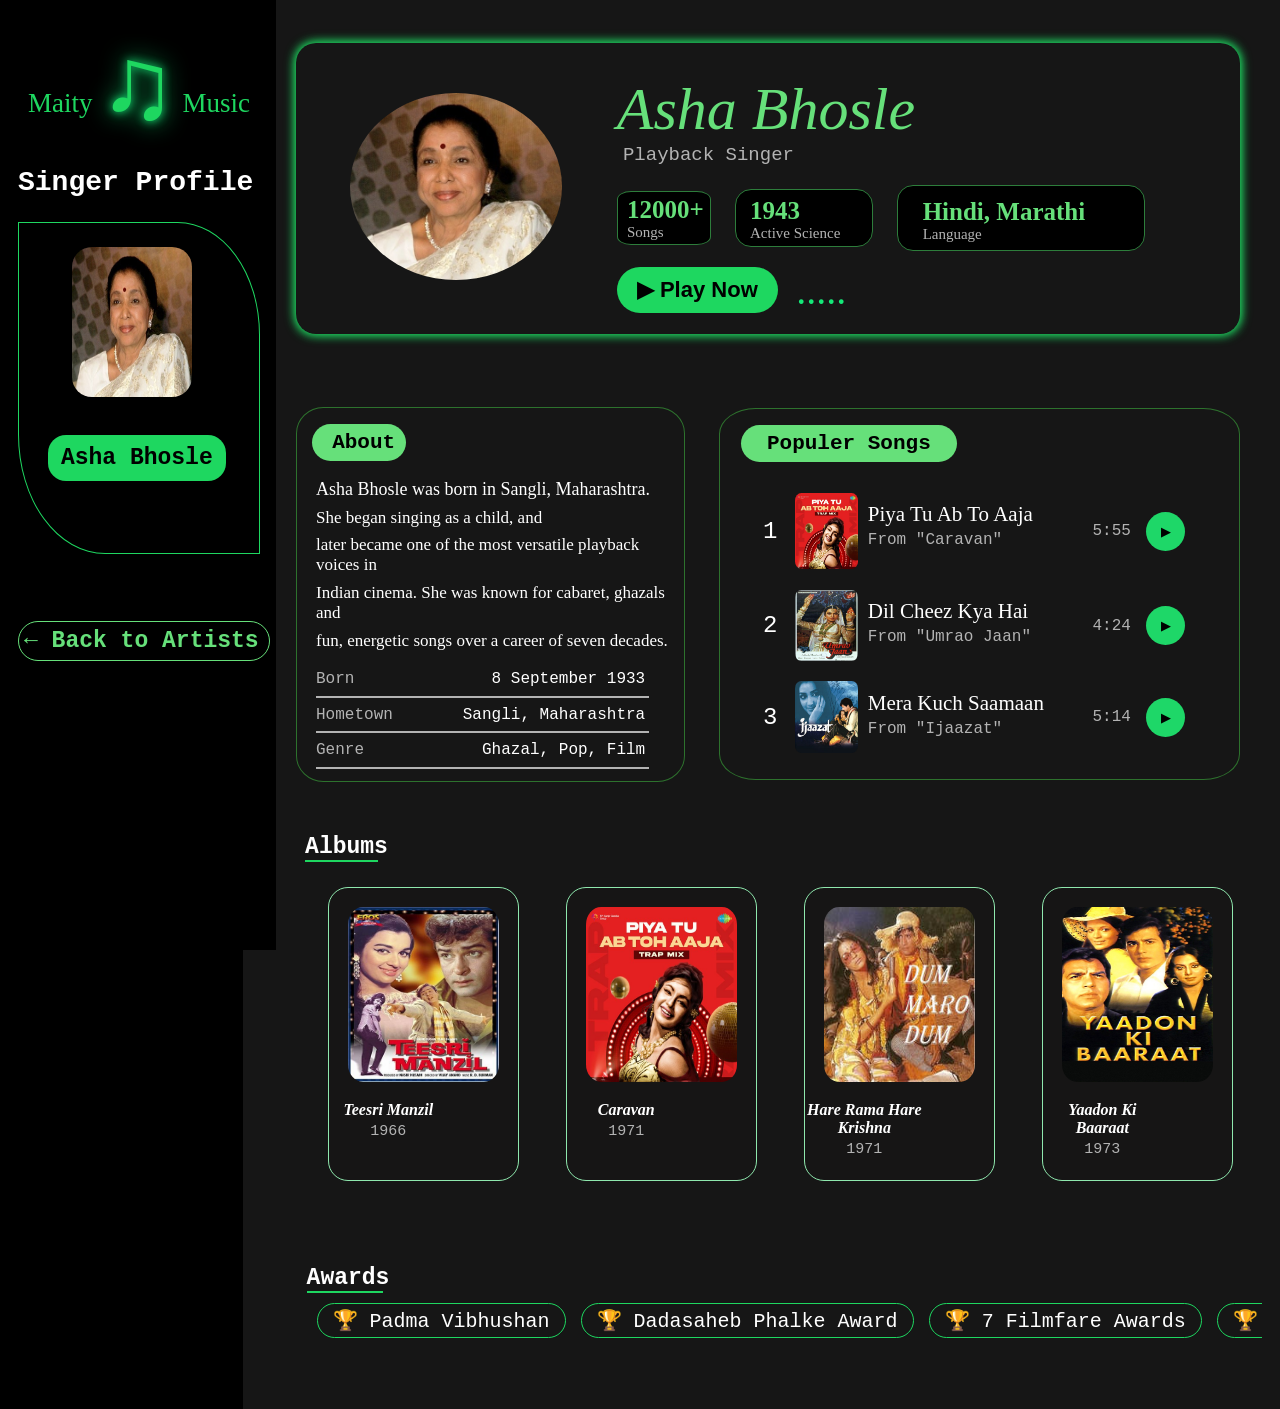
<file: ab_song.html>
<!DOCTYPE html>
<html lang="en">
<head>
    <meta charset="UTF-8">
    <meta name="viewport" content="width=device-width, initial-scale=1.0">
    <link rel="stylesheet" href="AS_Songs.css">
    <link rel="apple-touch-icon" href="images/M-icon-512.png">
<link rel="icon" type="image/png" href="images/M-icon-512.png">
    <title>Asha Bhosle- Music World</title>
</head>
<body>
      <aside class="sb">
	<div class="logo"> Maity <sub class="s">♫</sub> Music</div>
	<nav>
	<div class="ap">Singer Profile</div>
    <div class="p-box">
        <img class="image" src="images/asha3.jpg" alt="">
        <div class="s-name">Asha Bhosle</div>
        <div class="st"></div>
    </div>
	</nav>
     <a href="M_Artist.html" class="bta"><b>&larr; Back to Artists</b></a>
</aside>
<main class="m">
    <div class="m-problem"></div>
<div class="pb">
    <div class="pb1">
        <div class="pp">
            <img class="pp-img" src="images/asha3.jpg" alt="">
        </div>
    </div>
    <div class="pb2">
        <div class="p-name">Asha Bhosle</div>
        <div class="ps">Playback Singer</div>
        <div class="bio">
            <div class="boi-box1">
                <div class="number">12000+</div>
                <div class="sn">Songs</div>
            </div>
            <div class="boi-box2">
                  <div class="number">1943</div>
                <div class="sn">Active Science</div>
            </div>
            <div class="boi-box3">
                  <div class="number">Hindi, Marathi</div>
                <div class="sn">Language</div>
            </div>
        </div>
        <div class="play">
            <button class="play1">▶ Play Now</button>
            <div class="dot">.....</div>
        </div>
    </div>
</div>

<div class="dashbord">
    <div class="about">
        <div class="about-row">
            <div class="about-btn">About</div>
        </div>
        <div class="a-des1">
            Asha Bhosle was born in Sangli, Maharashtra.
        </div>
        <div class="a-des">She began singing as a child, and </div>
        <div class="a-des">later became one of the most versatile playback voices in</div>
        <div class="a-des">Indian cinema. She was known for cabaret, ghazals and </div>
        <div class="a-des"> fun, energetic songs over a career of seven decades.</div>
        <div class="detail">
            <div class="row">
                <div class="row-d">Born</div>
                <div class="row-w">8 September 1933</div>
            </div>
            <div class="border"></div>
            <div class="row">
                  <div class="row-d">Hometown</div>
                <div class="row-w">Sangli, Maharashtra</div>
            </div>
            <div class="border"></div>
            <div class="row">
                  <div class="row-d">Genre</div>
                <div class="row-w">Ghazal, Pop, Film</div>
            </div>
            <div class="border1"></div>

        </div>
    </div>

    <div class="ps-list">
        <div class="psa"><div class="ps-btn">Populer Songs</div></div>
        <div class="a-s">
            <!-- Box 1 -->
            <div class="mbox-up">
                <div class="number-s">1</div>
                <div class="s-img"> <img src="images/piya tu.jpg" alt=""> </div>
                <div class="s-proparty">
                    <div class="upper">Piya Tu Ab To Aaja </div>
                    <div class="lower">From "Caravan"</div>
                </div>
                <div class="time">5:55</div>
                <button class="p-song">▶</button>
            </div>

             <div class="mbox">
                <div class="number-s">2</div>
                <div class="s-img"> <img src="images/di.jpg" alt=""> </div>
                <div class="s-proparty">
                    <div class="upper">Dil Cheez Kya Hai </div>
                    <div class="lower">From "Umrao Jaan"</div>
                </div>
                <div class="time">4:24</div>
                <button class="p-song">▶</button>
            </div>

             <div class="mbox">
                <div class="number-s">3</div>
                <div class="s-img"> <img src="images/mera.jpg" alt=""> </div>
                <div class="s-proparty">
                    <div class="upper">Mera Kuch Saamaan </div>
                    <div class="lower">From "Ijaazat"</div>
                </div>
                <div class="time">5:14</div>
                <button class="p-song">▶</button>
            </div>

             <div class="mbox">
                <div class="number-s">4</div>
                <div class="s-img"> <img src="images/di.jpg" alt=""> </div>
                <div class="s-proparty">
                    <div class="upper">In Aankhon Ki Masti </div>
                    <div class="lower">From "Umrao Jaan"</div>
                </div>
                <div class="time">4:49</div>
                <button class="p-song">▶</button>
            </div>

             <div class="mbox">
                <div class="number-s">5</div>
                <div class="s-img"> <img src="images/rangeela.jpg" alt=""> </div>
                <div class="s-proparty">
                    <div class="upper">Rangeela Re </div>
                    <div class="lower">From "Rangeela"</div>
                </div>
                <div class="time">5:48</div>
                <button class="p-song">▶</button>
            </div>

             <div class="mbox">
                <div class="number-s">6</div>
                <div class="s-img"> <img src="images/dum.jpg" alt=""> </div>
                <div class="s-proparty">
                    <div class="upper">Dum Maaro Dum </div>
                    <div class="lower">From "Hare Rama Hare Krishna"</div>
                </div>
                <div class="time">5:55</div>
                <button class="p-song">▶</button>
            </div>

             <div class="mbox">
                <div class="number-s">7</div>
                <div class="s-img"> <img src="images/bhuladena2.jpg" alt=""> </div>
                <div class="s-proparty">
                    <div class="upper">Chura Liya Hai Tumne </div>
                    <div class="lower">From "Yaadon Ki Baaraat"</div>
                </div>
                <div class="time">3:52</div>
                <button class="p-song">▶</button>
            </div>
        </div>
    </div>
</div>

    <!-- ALBUMS OF AB -->

    <div class="albums">
        <div class="album">
            <div class="a-con">Albums</div>
            <div class="underline"></div>
        </div>
        <div class="cards">
            <div class="card card1">
                <div class="cimg"> <img src="images/teesir.jpg" alt=""> </div>
                <div class="df">
                    <div class="a">
                        <div class="an">Teesri Manzil</div>
                        <div class="ay">1966</div>
                    </div>
                  <div class="box-btn">  <button class="cpb">▶</button></div>
                </div>
            </div>
            <div class="card card1">
                 <div class="cimg"> <img src="images/piya tu.jpg" alt=""> </div>
                <div class="df">
                    <div class="a">
                        <div class="an">Caravan</div>
                        <div class="ay">1971</div>
                    </div>
                      <div class="box-btn">  <button class="cpb">▶</button></div>
                </div>
            </div>
            <div class="card card1">
                 <div class="cimg"> <img src="images/dum.jpg" alt=""> </div>
                <div class="df">
                    <div class="a">
                        <div class="an">Hare Rama Hare Krishna</div>
                        <div class="ay">1971</div>
                    </div>
                     <div class="box-btn">  <button class="cpb">▶</button></div>
                </div>
            </div>
            <div class="card card1">
                 <div class="cimg"> <img src="images/yaadaon.jpg" alt=""> </div>
                <div class="df">
                    <div class="a">
                        <div class="an">Yaadon Ki Baaraat</div>
                        <div class="ay">1973</div>
                    </div>
                    <button class="cpb">▶</button>
                </div>
            </div>
            <div class="card card1"> <div class="cimg"> <img src="images/don.avif" alt=""> </div>
                <div class="df">
                    <div class="a">
                        <div class="an">Don</div>
                        <div class="ay">1978</div>
                    </div>
                     <div class="box-btn">  <button class="cpb">▶</button></div>
                </div></div>
            <div class="card card1">
                 <div class="cimg"> <img src="images/di.jpg" alt=""> </div>
                <div class="df">
                    <div class="a">
                        <div class="an">Umrao Jaan</div>
                        <div class="ay">1981</div>
                    </div>
                     <div class="box-btn">  <button class="cpb">▶</button></div>
                </div>
            </div>
            <div class="card card1">
                 <div class="cimg"> <img src="images/ijaa.jpg" alt=""> </div>
                <div class="df">
                    <div class="a">
                        <div class="an">Ijaazat</div>
                        <div class="ay">1987</div>
                    </div>
                     <div class="box-btn">  <button class="cpb">▶</button></div>
                </div>
            </div>
            <div class="card card2">
                 <div class="cimg"> <img src="images/bhuladena2.jpg" alt=""> </div>
                <div class="df">
                    <div class="a">
                        <div class="an">Rangeela</div>
                        <div class="ay">1995</div>
                    </div>
                     <div class="box-btn">  <button class="cpb">▶</button></div>
                </div>
            </div>
                <!-- End of ov XX -->
        </div>
    </div>
    <!-- awards -->
     <div class="award">
         <div class="album">
            <div class="a-con">Awards</div>
            <div class="underline"></div>
            <div class="awarde">
                  <div class="a-box1">
                <div class="letter">🏆 Padma Vibhushan</div>
                <div class="letter">🏆 Dadasaheb Phalke Award</div>
                <div class="letter">🏆 7 Filmfare Awards</div>
                <div class="letter">🏆 2 National Film Awards</div>
            </div>
            </div>
        </div>
     </div>
</main>
</body>
</html>
</file>
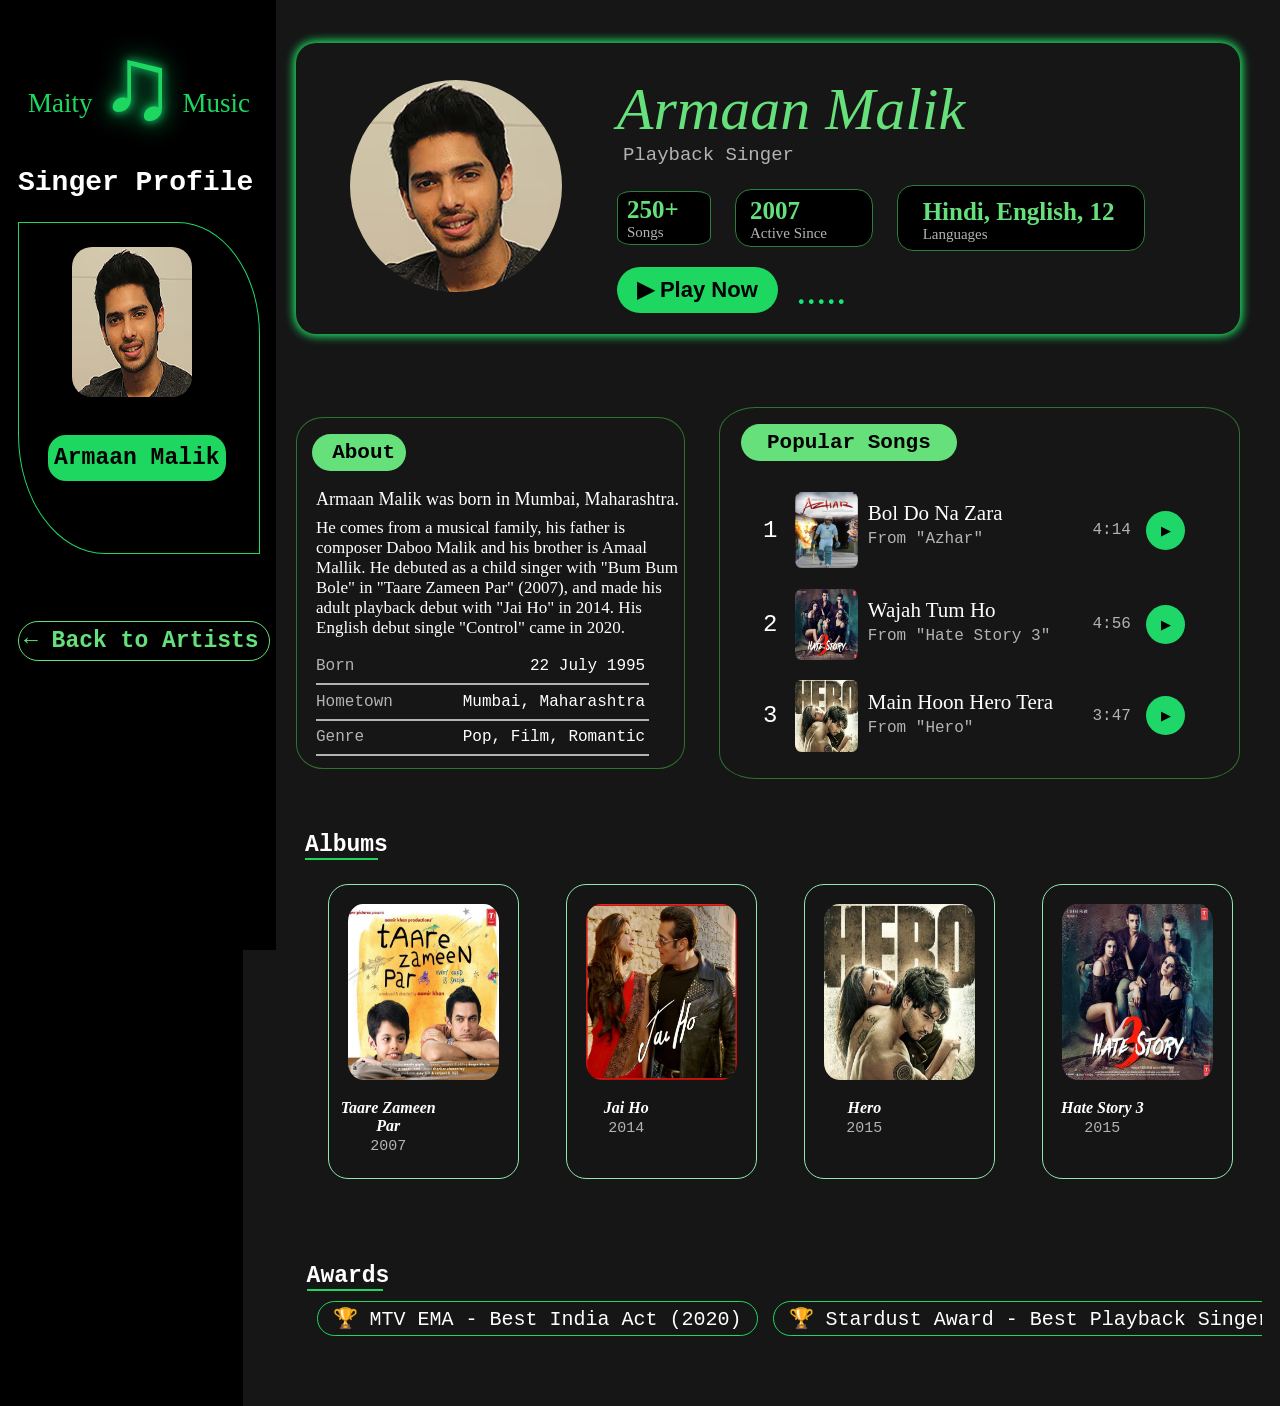
<file: am_song.html>
<!DOCTYPE html>
<html lang="en">
<head>
    <meta charset="UTF-8">
    <meta name="viewport" content="width=device-width, initial-scale=1.0">
    <link rel="stylesheet" href="AS_Songs.css">
    <link rel="apple-touch-icon" href="images/M-icon-512.png">
<link rel="icon" type="image/png" href="images/M-icon-512.png">
    <title>Armaan Malik- Music World</title>
</head>
<body>
      <aside class="sb">
	<div class="logo"> Maity <sub class="s">♫</sub> Music</div>
	<nav>
	<div class="ap">Singer Profile</div>
    <div class="p-box">
        <img class="image" src="images/arman.avif" alt="">
        <div class="s-name">Armaan Malik</div>
        <div class="st"></div>
    </div>
	</nav>
     <a href="M_Artist.html" class="bta"><b>&larr; Back to Artists</b></a>
</aside>
<main class="m">
    <div class="m-problem"></div>
<div class="pb">
    <div class="pb1">
        <div class="pp">
            <img class="pp-img" src="images/arman.avif" alt="">
        </div>
    </div>
    <div class="pb2">
        <div class="p-name">Armaan Malik</div>
        <div class="ps">Playback Singer</div>
        <div class="bio">
            <div class="boi-box1">
                <div class="number">250+</div>
                <div class="sn">Songs</div>
            </div>
            <div class="boi-box2">
                  <div class="number">2007</div>
                <div class="sn">Active Since</div>
            </div>
            <div class="boi-box3">
                  <div class="number">Hindi, English, 12</div>
                <div class="sn">Languages</div>
            </div>
        </div>
        <div class="play">
            <button class="play1">▶ Play Now</button>
            <div class="dot">.....</div>
        </div>
    </div>
</div>

<div class="dashbord">
    <div class="about">
        <div class="about-row">
            <div class="about-btn">About</div>
        </div>
        <div class="a-des1">
            Armaan Malik was born in Mumbai, Maharashtra.
        </div>
        <div class="a-des">He comes from a musical family, his father is composer Daboo Malik and his
        brother is Amaal Mallik. He debuted as a child singer with "Bum Bum Bole"
        in "Taare Zameen Par" (2007), and made his adult playback debut with "Jai Ho"
        in 2014. His English debut single "Control" came in 2020.</div>
        <div class="detail">
            <div class="row">
                <div class="row-d">Born</div>
                <div class="row-w">22 July 1995</div>
            </div>
            <div class="border"></div>
            <div class="row">
                  <div class="row-d">Hometown</div>
                <div class="row-w">Mumbai, Maharashtra</div>
            </div>
            <div class="border"></div>
            <div class="row">
                  <div class="row-d">Genre</div>
                <div class="row-w">Pop, Film, Romantic</div>
            </div>
            <div class="border1"></div>

        </div>
    </div>

    <div class="ps-list">
        <div class="psa"><div class="ps-btn">Popular Songs</div></div>
        <div class="a-s">
            <!-- Box 1 -->
            <div class="mbox-up">
                <div class="number-s">1</div>
                <div class="s-img"> <img src="images/azhar.jpeg" alt=""> </div>
                <div class="s-proparty">
                    <div class="upper">Bol Do Na Zara </div>
                    <div class="lower">From "Azhar"</div>
                </div>
                <div class="time">4:14</div>
                <button class="p-song">▶</button>
            </div>

            <div class="mbox">
                <div class="number-s">2</div>
                <div class="s-img"> <img src="images/hate story 3.jpg" alt=""> </div>
                <div class="s-proparty">
                    <div class="upper">Wajah Tum Ho </div>
                    <div class="lower">From "Hate Story 3"</div>
                </div>
                <div class="time">4:56</div>
                <button class="p-song">▶</button>
            </div>

            <div class="mbox">
                <div class="number-s">3</div>
                <div class="s-img"> <img src="images/hero.jpg" alt=""> </div>
                <div class="s-proparty">
                    <div class="upper">Main Hoon Hero Tera </div>
                    <div class="lower">From "Hero"</div>
                </div>
                <div class="time">3:47</div>
                <button class="p-song">▶</button>
            </div>

            <div class="mbox">
                <div class="number-s">4</div>
                <div class="s-img"> <img src="images/sanam re.jpeg" alt=""> </div>
                <div class="s-proparty">
                    <div class="upper">Hua Hai Aaj Pehli Baar </div>
                    <div class="lower">From "Sanam Re"</div>
                </div>
                <div class="time">4:09</div>
                <button class="p-song">▶</button>
            </div>

            <div class="mbox">
                <div class="number-s">5</div>
                <div class="s-img"> <img src="images/jai ho.jpg" alt=""> </div>
                <div class="s-proparty">
                    <div class="upper">Tumko Toh Aana Hi Tha </div>
                    <div class="lower">From "Jai Ho"</div>
                </div>
                <div class="time">4:06</div>
                <button class="p-song">▶</button>
            </div>

            <div class="mbox">
                <div class="number-s">6</div>
                <div class="s-img"> <img src="images/baghi.avif" alt=""> </div>
                <div class="s-proparty">
                    <div class="upper">Sab Tera </div>
                    <div class="lower">From "Baaghi"</div>
                </div>
                <div class="time">4:20</div>
                <button class="p-song">▶</button>
            </div>

            <div class="mbox">
                <div class="number-s">7</div>
                <div class="s-img"> <img src="images/taare zameen par.jpg" alt=""> </div>
                <div class="s-proparty">
                    <div class="upper">Bum Bum Bole </div>
                    <div class="lower">From "Taare Zameen Par"</div>
                </div>
                <div class="time">4:19</div>
                <button class="p-song">▶</button>
            </div>
        </div>
    </div>
</div>

    <!-- ALBUMS OF AM -->

    <div class="albums">
        <div class="album">
            <div class="a-con">Albums</div>
            <div class="underline"></div>
        </div>
        <div class="cards">
            <div class="card card1">
                <div class="cimg"> <img src="images/taare zameen par.jpg" alt=""> </div>
                <div class="df">
                    <div class="a">
                        <div class="an">Taare Zameen Par</div>
                        <div class="ay">2007</div>
                    </div>
                    <div class="box-btn">  <button class="cpb">▶</button></div>
                </div>
            </div>
            <div class="card card1">
                <div class="cimg"> <img src="images/jai ho.jpg" alt=""> </div>
                <div class="df">
                    <div class="a">
                        <div class="an">Jai Ho</div>
                        <div class="ay">2014</div>
                    </div>
                    <div class="box-btn">  <button class="cpb">▶</button></div>
                </div>
            </div>
            <div class="card card1">
                <div class="cimg"> <img src="images/hero.jpg" alt=""> </div>
                <div class="df">
                    <div class="a">
                        <div class="an">Hero</div>
                        <div class="ay">2015</div>
                    </div>
                    <div class="box-btn">  <button class="cpb">▶</button></div>
                </div>
            </div>
            <div class="card card1">
                <div class="cimg"> <img src="images/hate story 3.jpg" alt=""> </div>
                <div class="df">
                    <div class="a">
                        <div class="an">Hate Story 3</div>
                        <div class="ay">2015</div>
                    </div>
                    <div class="box-btn">  <button class="cpb">▶</button></div>
                </div>
            </div>
            <div class="card card1">
                <div class="cimg"> <img src="images/sanam re.jpeg" alt=""> </div>
                <div class="df">
                    <div class="a">
                        <div class="an">Sanam Re</div>
                        <div class="ay">2016</div>
                    </div>
                    <div class="box-btn">  <button class="cpb">▶</button></div>
                </div>
            </div>
            <div class="card card1">
                <div class="cimg"> <img src="images/baghi.avif" alt=""> </div>
                <div class="df">
                    <div class="a">
                        <div class="an">Baaghi</div>
                        <div class="ay">2016</div>
                    </div>
                    <div class="box-btn">  <button class="cpb">▶</button></div>
                </div>
            </div>
            <div class="card card2">
                <div class="cimg"> <img src="images/azhar.jpeg" alt=""> </div>
                <div class="df">
                    <div class="a">
                        <div class="an">Azhar</div>
                        <div class="ay">2016</div>
                    </div>
                    <div class="box-btn">  <button class="cpb">▶</button></div>
                </div>
            </div>
                <!-- End of AM -->
        </div>
    </div>
    <!-- awards -->
     <div class="award">
         <div class="album">
            <div class="a-con">Awards</div>
            <div class="underline"></div>
            <div class="awarde">
                  <div class="a-box1">
                <div class="letter">🏆 MTV EMA - Best India Act (2020)</div>
                <div class="letter">🏆 Stardust Award - Best Playback Singer (Male)</div>
                <div class="letter">🏆 Filmfare Award South - Best Male Playback (Kannada)</div>
                <div class="letter">🏆 GIMA Award - Best Music Debut</div>
            </div>
            </div>
        </div>
     </div>
</main>
</body>
</html>
</file>
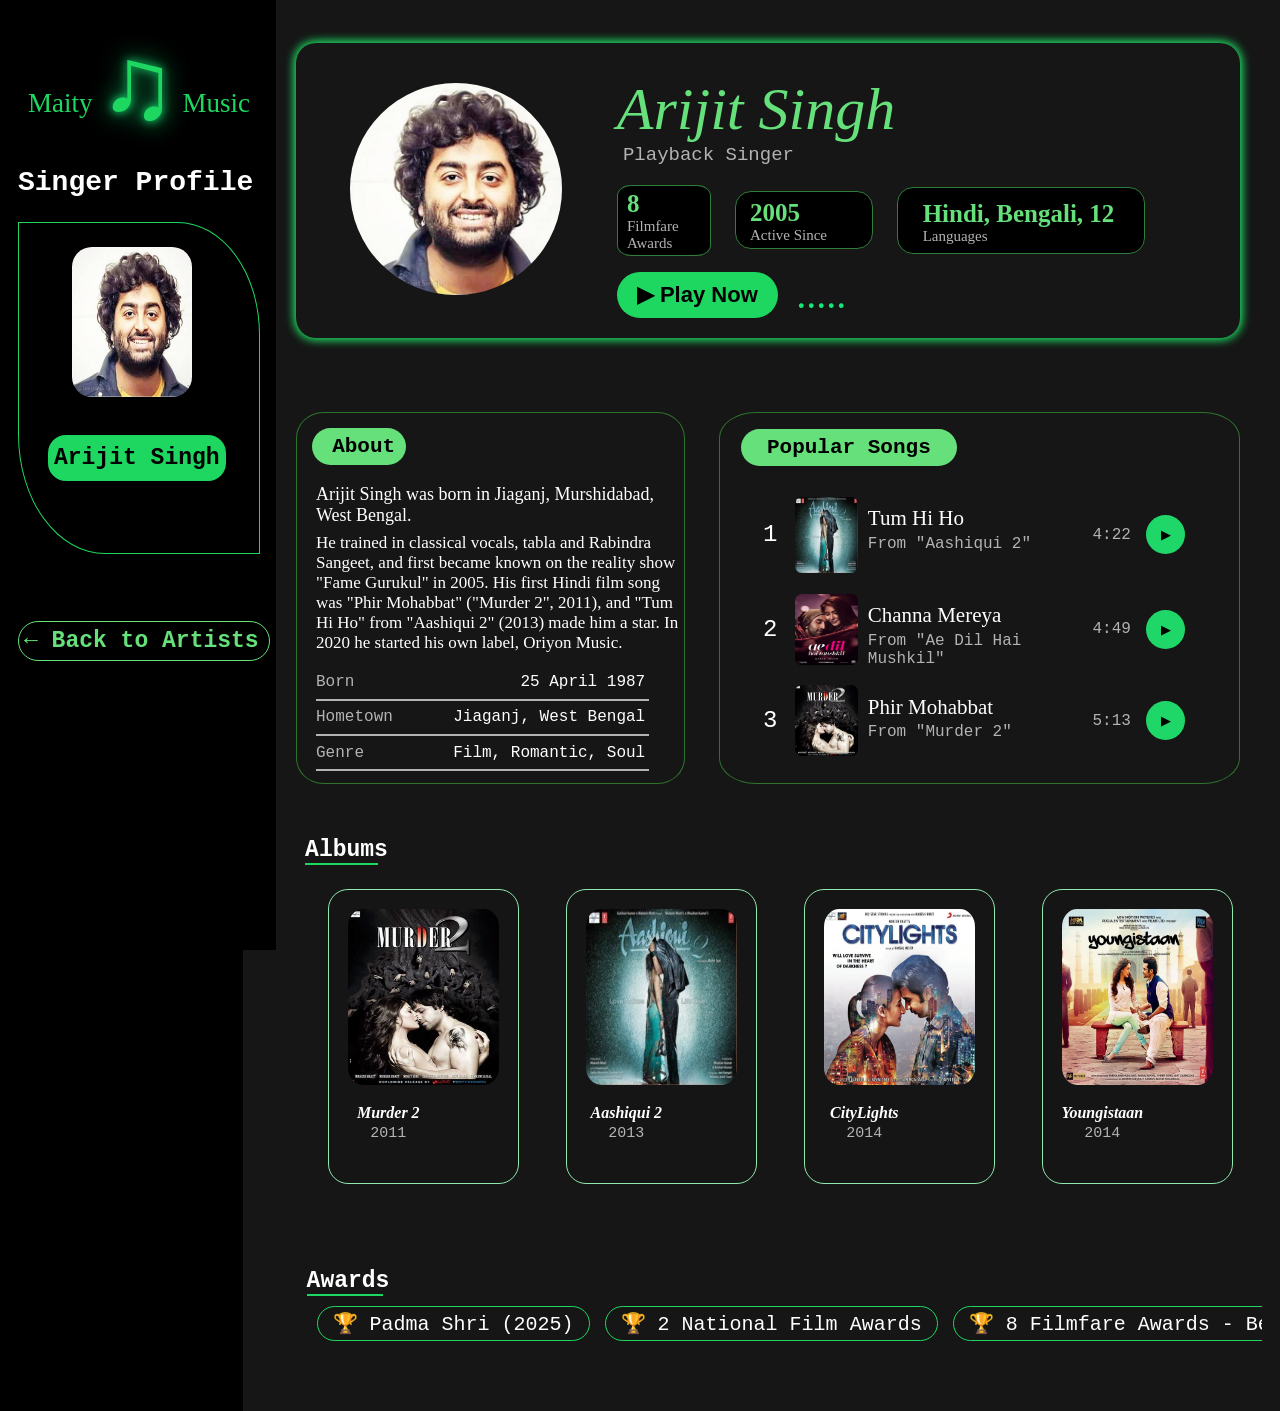
<file: AS_Songs.html>
<!DOCTYPE html>
<html lang="en">
<head>
    <meta charset="UTF-8">
    <meta name="viewport" content="width=device-width, initial-scale=1.0">
    <link rel="stylesheet" href="AS_Songs.css">
    <link rel="apple-touch-icon" href="images/M-icon-512.png">
<link rel="icon" type="image/png" href="images/M-icon-512.png">
    <title>Arijit Singh- Music World</title>
</head>
<body>
      <aside class="sb">
	<div class="logo"> Maity <sub class="s">♫</sub> Music</div>
	<nav>
	<div class="ap">Singer Profile</div>
    <div class="p-box">
        <img class="image" src="images/ari3.jpeg" alt="">
        <div class="s-name">Arijit Singh</div>
        <div class="st"></div>
    </div>
	</nav>
     <a href="M_Artist.html" class="bta"><b>&larr; Back to Artists</b></a>
</aside>
<main class="m">
    <div class="m-problem"></div>
<div class="pb">
    <div class="pb1">
        <div class="pp">
            <img class="pp-img" src="images/ari3.jpeg" alt="">
        </div>
    </div>
    <div class="pb2">
        <div class="p-name">Arijit Singh</div>
        <div class="ps">Playback Singer</div>
        <div class="bio">
            <div class="boi-box1">
                <div class="number">8</div>
                <div class="sn">Filmfare Awards</div>
            </div>
            <div class="boi-box2">
                  <div class="number">2005</div>
                <div class="sn">Active Since</div>
            </div>
            <div class="boi-box3">
                  <div class="number">Hindi, Bengali, 12</div>
                <div class="sn">Languages</div>
            </div>
        </div>
        <div class="play">
            <button class="play1">▶ Play Now</button>
            <div class="dot">.....</div>
        </div>
    </div>
</div>

<div class="dashbord">
    <div class="about">
        <div class="about-row">
            <div class="about-btn">About</div>
        </div>
        <div class="a-des1">
            Arijit Singh was born in Jiaganj, Murshidabad, West Bengal.
        </div>
        <div class="a-des">He trained in classical vocals, tabla and Rabindra Sangeet, and first became
        known on the reality show "Fame Gurukul" in 2005. His first Hindi film song
        was "Phir Mohabbat" ("Murder 2", 2011), and "Tum Hi Ho" from "Aashiqui 2"
        (2013) made him a star. In 2020 he started his own label, Oriyon Music.</div>
        <div class="detail">
            <div class="row">
                <div class="row-d">Born</div>
                <div class="row-w">25 April 1987</div>
            </div>
            <div class="border"></div>
            <div class="row">
                  <div class="row-d">Hometown</div>
                <div class="row-w">Jiaganj, West Bengal</div>
            </div>
            <div class="border"></div>
            <div class="row">
                  <div class="row-d">Genre</div>
                <div class="row-w">Film, Romantic, Soul</div>
            </div>
            <div class="border1"></div>

        </div>
    </div>

    <div class="ps-list">
        <div class="psa"><div class="ps-btn">Popular Songs</div></div>
        <div class="a-s">
            <!-- Box 1 -->
            <div class="mbox-up">
                <div class="number-s">1</div>
                <div class="s-img"> <img src="images/bhuladena2.jpg" alt=""> </div>
                <div class="s-proparty">
                    <div class="upper">Tum Hi Ho </div>
                    <div class="lower">From "Aashiqui 2"</div>
                </div>
                <div class="time">4:22</div>
                <button class="p-song">▶</button>
            </div>

            <div class="mbox">
                <div class="number-s">2</div>
                <div class="s-img"> <img src="images/eye dil hay muskil.webp" alt=""> </div>
                <div class="s-proparty">
                    <div class="upper">Channa Mereya </div>
                    <div class="lower">From "Ae Dil Hai Mushkil"</div>
                </div>
                <div class="time">4:49</div>
                <button class="p-song">▶</button>
            </div>

            <div class="mbox">
                <div class="number-s">3</div>
                <div class="s-img"> <img src="images/mudder 2.jpg" alt=""> </div>
                <div class="s-proparty">
                    <div class="upper">Phir Mohabbat </div>
                    <div class="lower">From "Murder 2"</div>
                </div>
                <div class="time">5:13</div>
                <button class="p-song">▶</button>
            </div>

            <div class="mbox">
                <div class="number-s">4</div>
                <div class="s-img"> <img src="images/citylight.jpg" alt=""> </div>
                <div class="s-proparty">
                    <div class="upper">Muskurane </div>
                    <div class="lower">From "CityLights"</div>
                </div>
                <div class="time">4:41</div>
                <button class="p-song">▶</button>
            </div>

            <div class="mbox">
                <div class="number-s">5</div>
                <div class="s-img"> <img src="images/suno na sang.jpg" alt=""> </div>
                <div class="s-proparty">
                    <div class="upper">Suno Na Sangemarmar </div>
                    <div class="lower">From "Youngistaan"</div>
                </div>
                <div class="time">4:32</div>
                <button class="p-song">▶</button>
            </div>

            <div class="mbox">
                <div class="number-s">6</div>
                <div class="s-img"> <img src="images/2states.jpeg" alt=""> </div>
                <div class="s-proparty">
                    <div class="upper">Mast Magan </div>
                    <div class="lower">From "2 States"</div>
                </div>
                <div class="time">5:50</div>
                <button class="p-song">▶</button>
            </div>

            <div class="mbox">
                <div class="number-s">7</div>
                <div class="s-img"> <img src="images/chichire.jpeg" alt=""> </div>
                <div class="s-proparty">
                    <div class="upper">Khairiyat </div>
                    <div class="lower">From "Chhichhore"</div>
                </div>
                <div class="time">4:40</div>
                <button class="p-song">▶</button>
            </div>
        </div>
    </div>
</div>

    <!-- ALBUMS OF ARS -->

    <div class="albums">
        <div class="album">
            <div class="a-con">Albums</div>
            <div class="underline"></div>
        </div>
        <div class="cards">
            <div class="card card1">
                <div class="cimg"> <img src="images/mudder 2.jpg" alt=""> </div>
                <div class="df">
                    <div class="a">
                        <div class="an">Murder 2</div>
                        <div class="ay">2011</div>
                    </div>
                    <div class="box-btn">  <button class="cpb">▶</button></div>
                </div>
            </div>
            <div class="card card1">
                <div class="cimg"> <img src="images/bhuladena2.jpg" alt=""> </div>
                <div class="df">
                    <div class="a">
                        <div class="an">Aashiqui 2</div>
                        <div class="ay">2013</div>
                    </div>
                    <div class="box-btn">  <button class="cpb">▶</button></div>
                </div>
            </div>
            <div class="card card1">
                <div class="cimg"> <img src="images/citylight.jpg" alt=""> </div>
                <div class="df">
                    <div class="a">
                        <div class="an">CityLights</div>
                        <div class="ay">2014</div>
                    </div>
                    <div class="box-btn">  <button class="cpb">▶</button></div>
                </div>
            </div>
            <div class="card card1">
                <div class="cimg"> <img src="images/suno na sang.jpg" alt=""> </div>
                <div class="df">
                    <div class="a">
                        <div class="an">Youngistaan</div>
                        <div class="ay">2014</div>
                    </div>
                    <div class="box-btn">  <button class="cpb">▶</button></div>
                </div>
            </div>
            <div class="card card1">
                <div class="cimg"> <img src="images/2states.jpeg" alt=""> </div>
                <div class="df">
                    <div class="a">
                        <div class="an">2 States</div>
                        <div class="ay">2014</div>
                    </div>
                    <div class="box-btn">  <button class="cpb">▶</button></div>
                </div>
            </div>
            <div class="card card1">
                <div class="cimg"> <img src="images/eye dil hay muskil.webp" alt=""> </div>
                <div class="df">
                    <div class="a">
                        <div class="an">Ae Dil Hai Mushkil</div>
                        <div class="ay">2016</div>
                    </div>
                    <div class="box-btn">  <button class="cpb">▶</button></div>
                </div>
            </div>
            <div class="card card2">
                <div class="cimg"> <img src="images/chichire.jpeg" alt=""> </div>
                <div class="df">
                    <div class="a">
                        <div class="an">Chhichhore</div>
                        <div class="ay">2019</div>
                    </div>
                    <div class="box-btn">  <button class="cpb">▶</button></div>
                </div>
            </div>
                <!-- End of ARS -->
        </div>
    </div>
    <!-- awards -->
     <div class="award">
         <div class="album">
            <div class="a-con">Awards</div>
            <div class="underline"></div>
            <div class="awarde">
                  <div class="a-box1">
                <div class="letter">🏆 Padma Shri (2025)</div>
                <div class="letter">🏆 2 National Film Awards</div>
                <div class="letter">🏆 8 Filmfare Awards - Best Male Playback</div>
                <div class="letter">🏆 Mirchi Music Award - Upcoming Male Playback Singer</div>
            </div>
            </div>
        </div>
     </div>
</main>
</body>
</html>
</file>
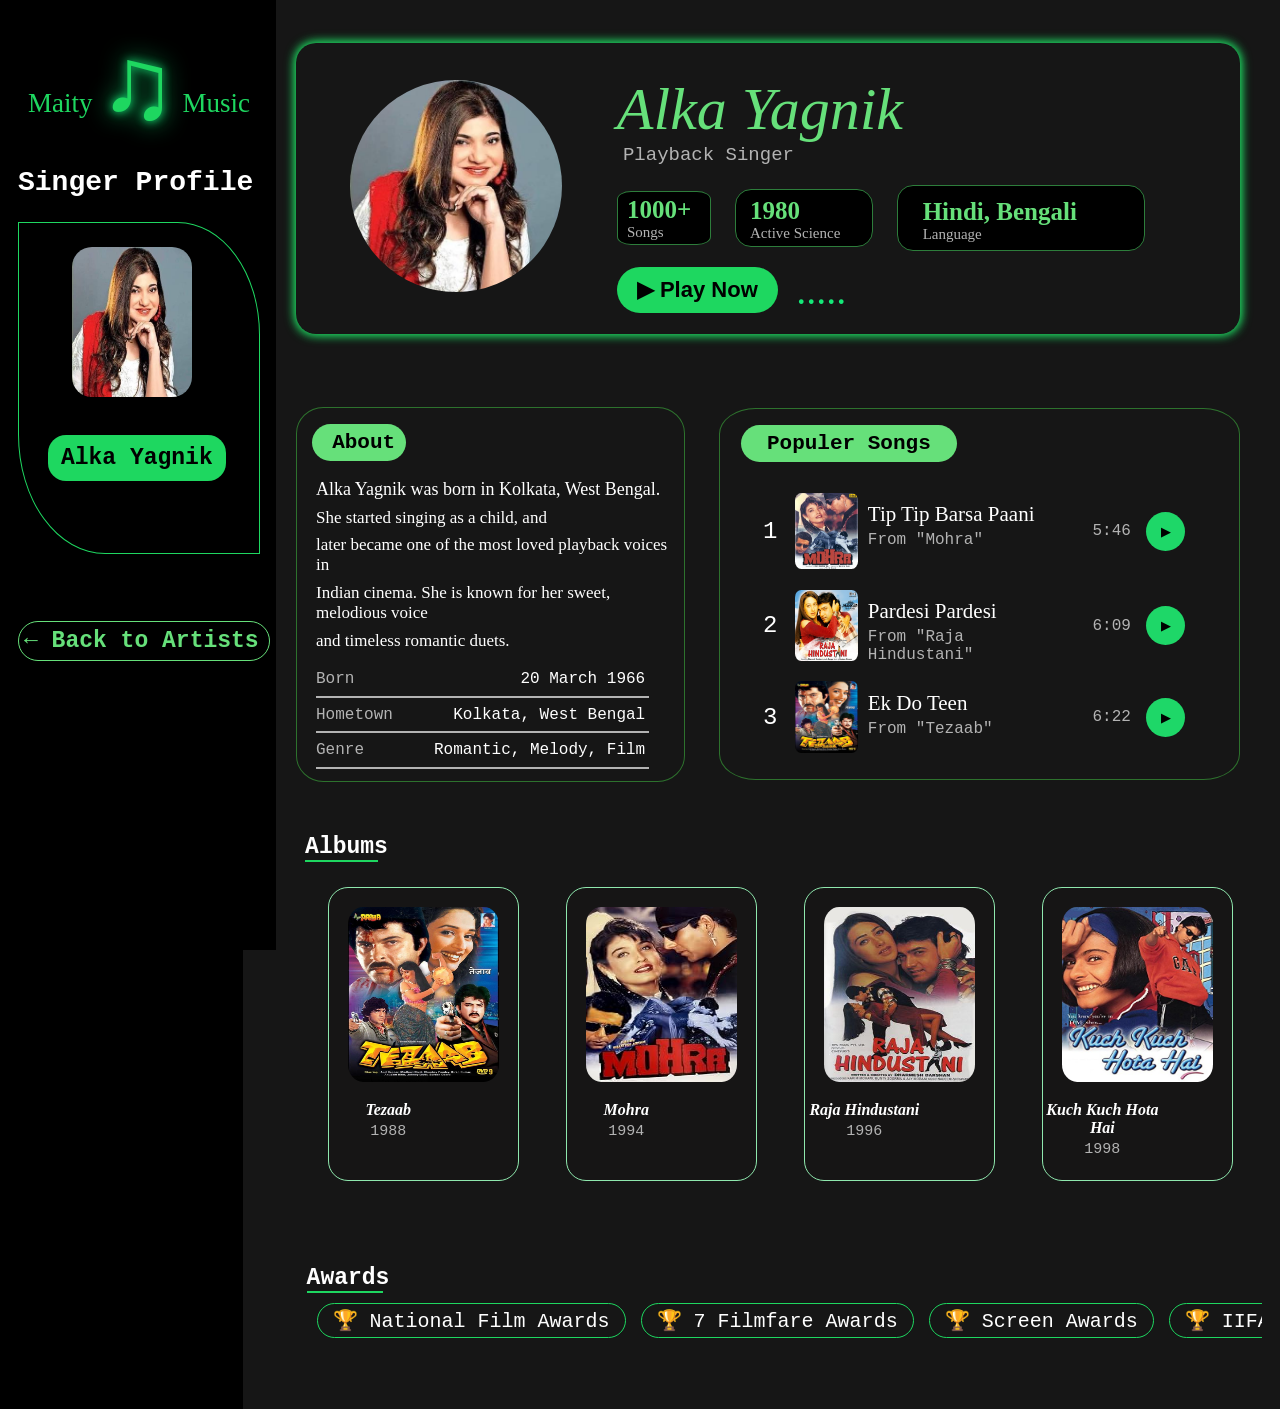
<file: ay_songs.html>
<!DOCTYPE html>
<html lang="en">
<head>
    <meta charset="UTF-8">
    <meta name="viewport" content="width=device-width, initial-scale=1.0">
    <link rel="stylesheet" href="AS_Songs.css">
    <title>Alka Yagnik- Music World</title>
</head>
<body>
      <aside class="sb">
	<div class="logo"> Maity <sub class="s">♫</sub> Music</div>
	<nav>
	<div class="ap">Singer Profile</div>
    <div class="p-box">
        <img class="image" src="images/alka2.jpeg" alt="">
        <div class="s-name">Alka Yagnik</div>
        <div class="st"></div>
    </div>
	</nav>
     <a href="M_Artist.html" class="bta"><b>&larr; Back to Artists</b></a>
</aside>
<main class="m">
    <div class="m-problem"></div>
<div class="pb">
    <div class="pb1">
        <div class="pp">
            <img class="pp-img" src="images/alka2.jpeg" alt="">
        </div>
    </div>
    <div class="pb2">
        <div class="p-name">Alka Yagnik</div>
        <div class="ps">Playback Singer</div>
        <div class="bio">
            <div class="boi-box1">
                <div class="number">1000+</div>
                <div class="sn">Songs</div>
            </div>
            <div class="boi-box2">
                  <div class="number">1980</div>
                <div class="sn">Active Science</div>
            </div>
            <div class="boi-box3">
                  <div class="number">Hindi, Bengali</div>
                <div class="sn">Language</div>
            </div>
        </div>
        <div class="play">
            <button class="play1">▶ Play Now</button>
            <div class="dot">.....</div>
        </div>
    </div>
</div>

<div class="dashbord">
    <div class="about">
        <div class="about-row">
            <div class="about-btn">About</div>
        </div>
        <div class="a-des1">
            Alka Yagnik was born in Kolkata, West Bengal.
        </div>
        <div class="a-des">She started singing as a child, and </div>
        <div class="a-des">later became one of the most loved playback voices in</div>
        <div class="a-des">Indian cinema. She is known for her sweet, melodious voice </div>
        <div class="a-des"> and timeless romantic duets.</div>
        <div class="detail">
            <div class="row">
                <div class="row-d">Born</div>
                <div class="row-w">20 March 1966</div>
            </div>
            <div class="border"></div>
            <div class="row">
                  <div class="row-d">Hometown</div>
                <div class="row-w">Kolkata, West Bengal</div>
            </div>
            <div class="border"></div>
            <div class="row">
                  <div class="row-d">Genre</div>
                <div class="row-w">Romantic, Melody, Film</div>
            </div>
            <div class="border1"></div>

        </div>
    </div>

    <div class="ps-list">
        <div class="psa"><div class="ps-btn">Populer Songs</div></div>
        <div class="a-s">
            <!-- Box 1 -->
            <div class="mbox-up">
                <div class="number-s">1</div>
                <div class="s-img"> <img src="images/tip tip.jpg" alt=""> </div>
                <div class="s-proparty">
                    <div class="upper">Tip Tip Barsa Paani </div>
                    <div class="lower">From "Mohra"</div>
                </div>
                <div class="time">5:46</div>
                <button class="p-song">▶</button>
            </div>

             <div class="mbox">
                <div class="number-s">2</div>
                <div class="s-img"> <img src="images/pardehi.jpg" alt=""> </div>
                <div class="s-proparty">
                    <div class="upper">Pardesi Pardesi </div>
                    <div class="lower">From "Raja Hindustani"</div>
                </div>
                <div class="time">6:09</div>
                <button class="p-song">▶</button>
            </div>

             <div class="mbox">
                <div class="number-s">3</div>
                <div class="s-img"> <img src="images/ek do tin.jpg" alt=""> </div>
                <div class="s-proparty">
                    <div class="upper">Ek Do Teen </div>
                    <div class="lower">From "Tezaab"</div>
                </div>
                <div class="time">6:22</div>
                <button class="p-song">▶</button>
            </div>

             <div class="mbox">
                <div class="number-s">4</div>
                <div class="s-img"> <img src="images/kuch.jpg" alt=""> </div>
                <div class="s-proparty">
                    <div class="upper">Kuch Kuch Hota Hai </div>
                    <div class="lower">From "Kuch Kuch Hota Hai"</div>
                </div>
                <div class="time">5:08</div>
                <button class="p-song">▶</button>
            </div>

             <div class="mbox">
                <div class="number-s">5</div>
                <div class="s-img"> <img src="images/tal sel.jpg" alt=""> </div>
                <div class="s-proparty">
                    <div class="upper">Taal Se Taal Mila </div>
                    <div class="lower">From "Taal"</div>
                </div>
                <div class="time">5:43</div>
                <button class="p-song">▶</button>
            </div>

             <div class="mbox">
                <div class="number-s">6</div>
                <div class="s-img"> <img src="images/bhuladena2.jpg" alt=""> </div>
                <div class="s-proparty">
                    <div class="upper">Dola Re Dola </div>
                    <div class="lower">From "Devdas"</div>
                </div>
                <div class="time">6:36</div>
                <button class="p-song">▶</button>
            </div>

             <div class="mbox">
                <div class="number-s">7</div>
                <div class="s-img"> <img src="images/bhuladena2.jpg" alt=""> </div>
                <div class="s-proparty">
                    <div class="upper">Agar Tum Saath Ho </div>
                    <div class="lower">From "Tamasha"</div>
                </div>
                <div class="time">5:41</div>
                <button class="p-song">▶</button>
            </div>
        </div>
    </div>
</div>

    <!-- ALBUMS OF AY -->

    <div class="albums">
        <div class="album">
            <div class="a-con">Albums</div>
            <div class="underline"></div>
        </div>
        <div class="cards">
            <div class="card card1">
                <div class="cimg"> <img src="images/ek do tin.jpg" alt=""> </div>
                <div class="df">
                    <div class="a">
                        <div class="an">Tezaab</div>
                        <div class="ay">1988</div>
                    </div>
                  <div class="box-btn">  <button class="cpb">▶</button></div>
                </div>
            </div>
            <div class="card card1">
                 <div class="cimg"> <img src="images/mohora.jpg" alt=""> </div>
                <div class="df">
                    <div class="a">
                        <div class="an">Mohra</div>
                        <div class="ay">1994</div>
                    </div>
                      <div class="box-btn">  <button class="cpb">▶</button></div>
                </div>
            </div>
            <div class="card card1">
                 <div class="cimg"> <img src="images/raja hindustany.jpg" alt=""> </div>
                <div class="df">
                    <div class="a">
                        <div class="an">Raja Hindustani</div>
                        <div class="ay">1996</div>
                    </div>
                     <div class="box-btn">  <button class="cpb">▶</button></div>
                </div>
            </div>
            <div class="card card1">
                 <div class="cimg"> <img src="images/kuch.jpg" alt=""> </div>
                <div class="df">
                    <div class="a">
                        <div class="an">Kuch Kuch Hota Hai</div>
                        <div class="ay">1998</div>
                    </div>
                    <button class="cpb">▶</button>
                </div>
            </div>
            <div class="card card1"> <div class="cimg"> <img src="images/taal.jpeg" alt=""> </div>
                <div class="df">
                    <div class="a">
                        <div class="an">Taal</div>
                        <div class="ay">1999</div>
                    </div>
                     <div class="box-btn">  <button class="cpb">▶</button></div>
                </div></div>
            <div class="card card1">
                 <div class="cimg"> <img src="images/dhadhan.jpg" alt=""> </div>
                <div class="df">
                    <div class="a">
                        <div class="an">Dhadkan</div>
                        <div class="ay">2000</div>
                    </div>
                     <div class="box-btn">  <button class="cpb">▶</button></div>
                </div>
            </div>
            <div class="card card1">
                 <div class="cimg"> <img src="images/bhuladena2.jpg" alt=""> </div>
                <div class="df">
                    <div class="a">
                        <div class="an">Devdas</div>
                        <div class="ay">2002</div>
                    </div>
                     <div class="box-btn">  <button class="cpb">▶</button></div>
                </div>
            </div>
            <div class="card card2">
                 <div class="cimg"> <img src="images/bhuladena2.jpg" alt=""> </div>
                <div class="df">
                    <div class="a">
                        <div class="an">Tamasha</div>
                        <div class="ay">2015</div>
                    </div>
                     <div class="box-btn">  <button class="cpb">▶</button></div>
                </div>
            </div>
                <!-- End of ov XX -->
        </div>
    </div>
    <!-- awards -->
     <div class="award">
         <div class="album">
            <div class="a-con">Awards</div>
            <div class="underline"></div>
            <div class="awarde">
                  <div class="a-box1">
                <div class="letter">🏆 National Film Awards</div>
                <div class="letter">🏆 7 Filmfare Awards</div>
                <div class="letter">🏆 Screen Awards</div>
                <div class="letter">🏆 IIFA Awards</div>
            </div>
            </div>
        </div>
     </div>
</main>
</body>
</html>
</file>
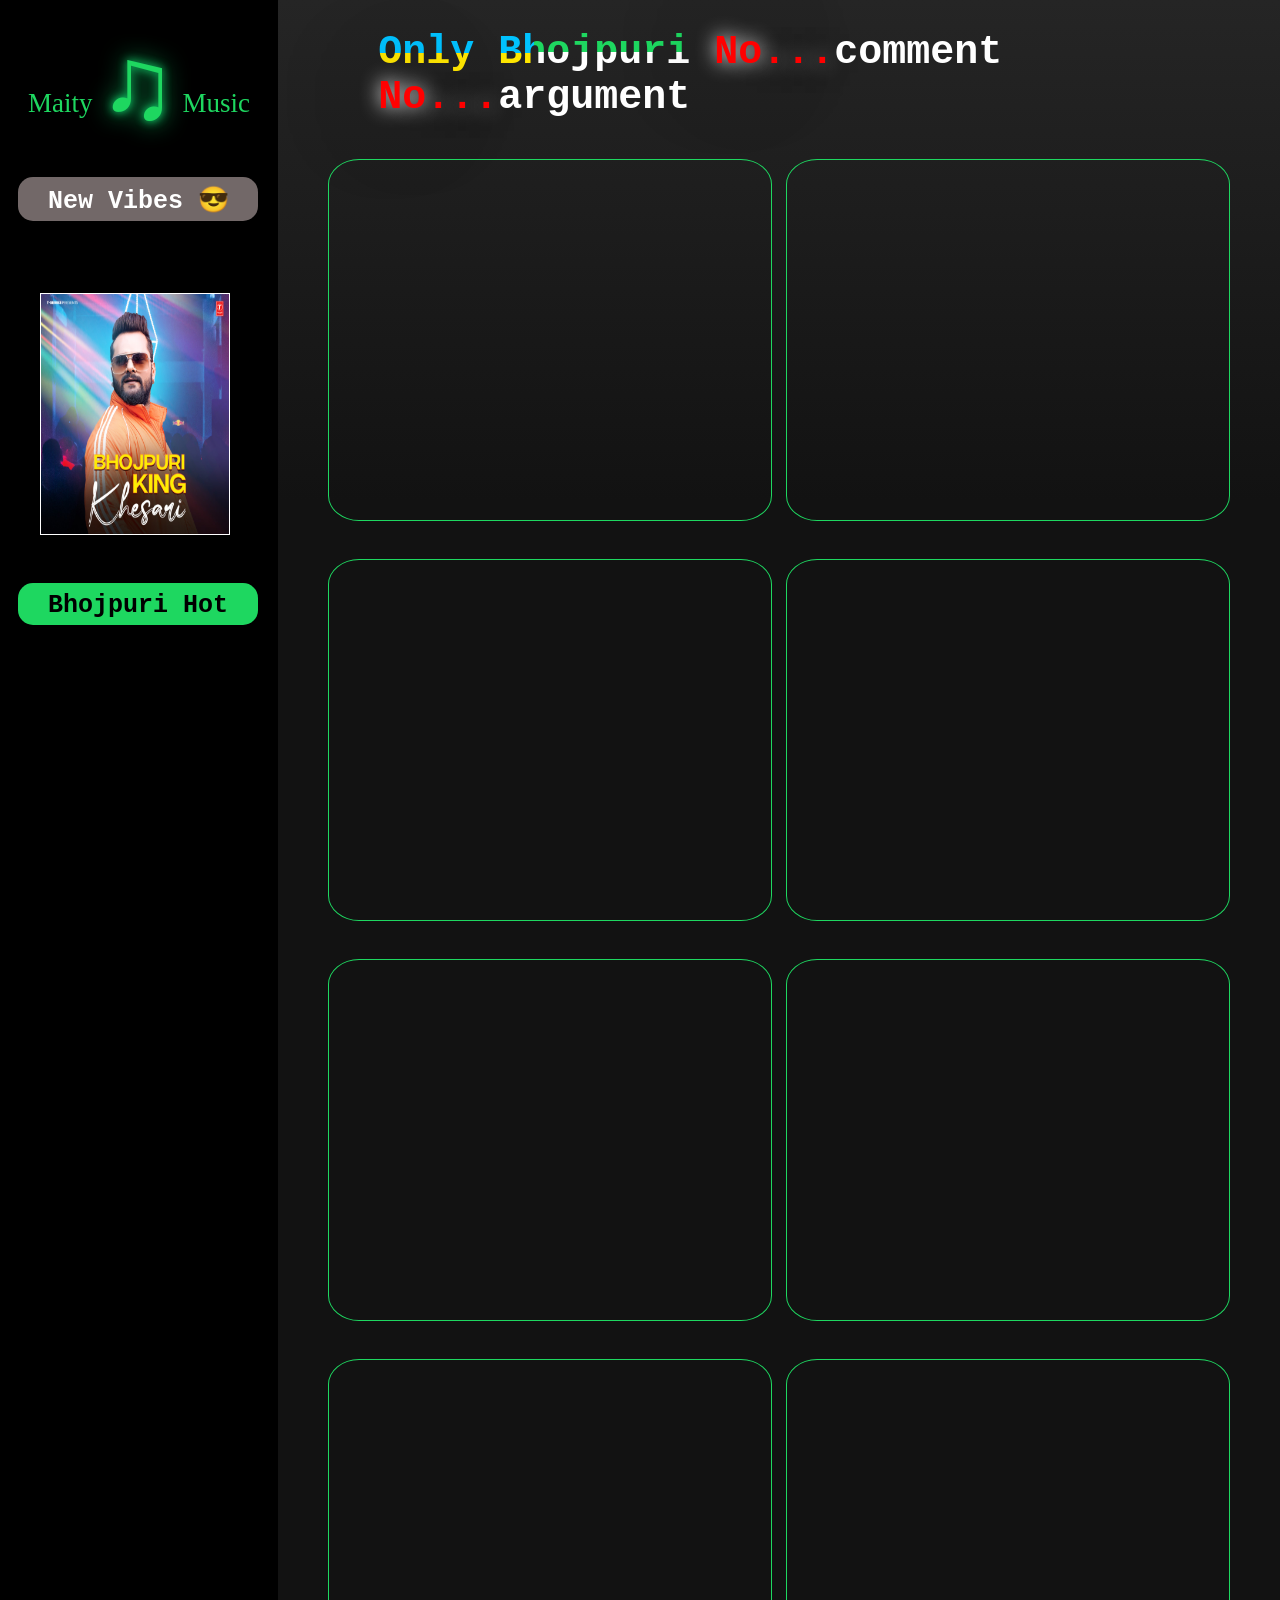
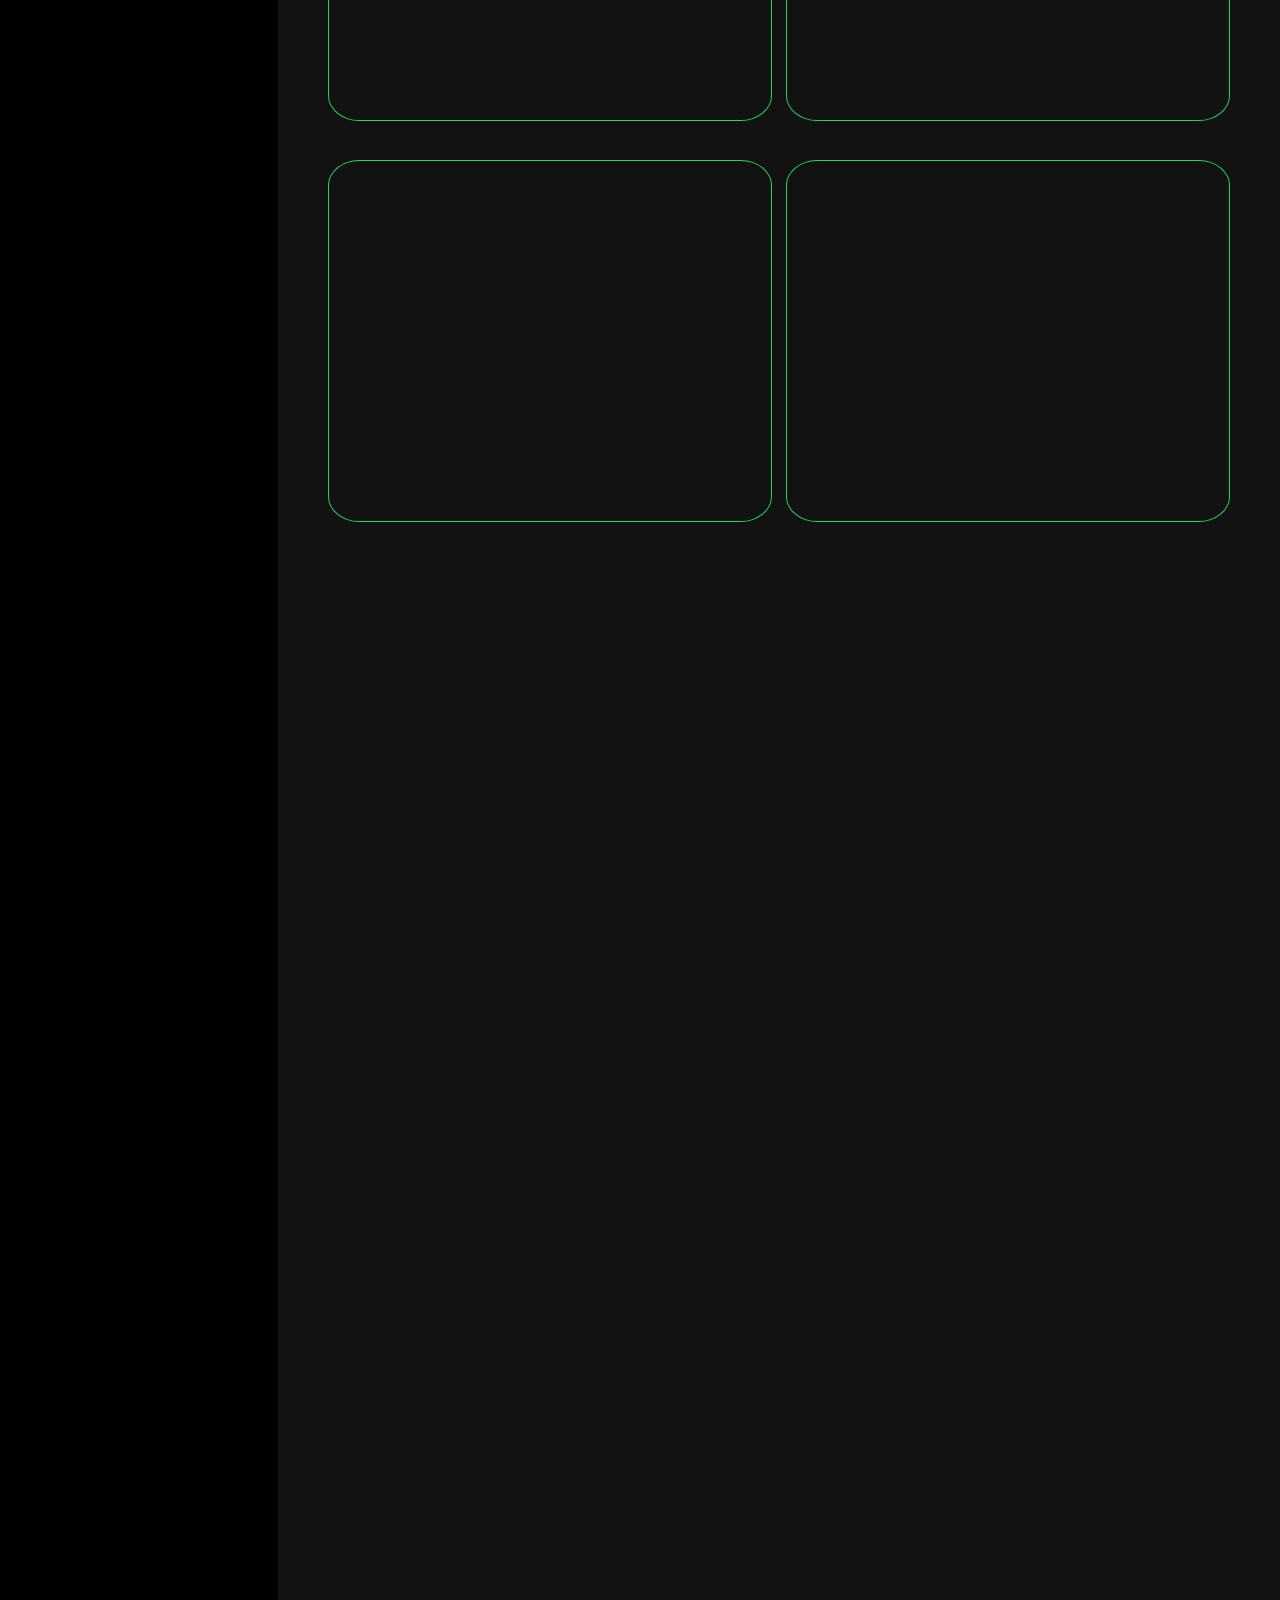
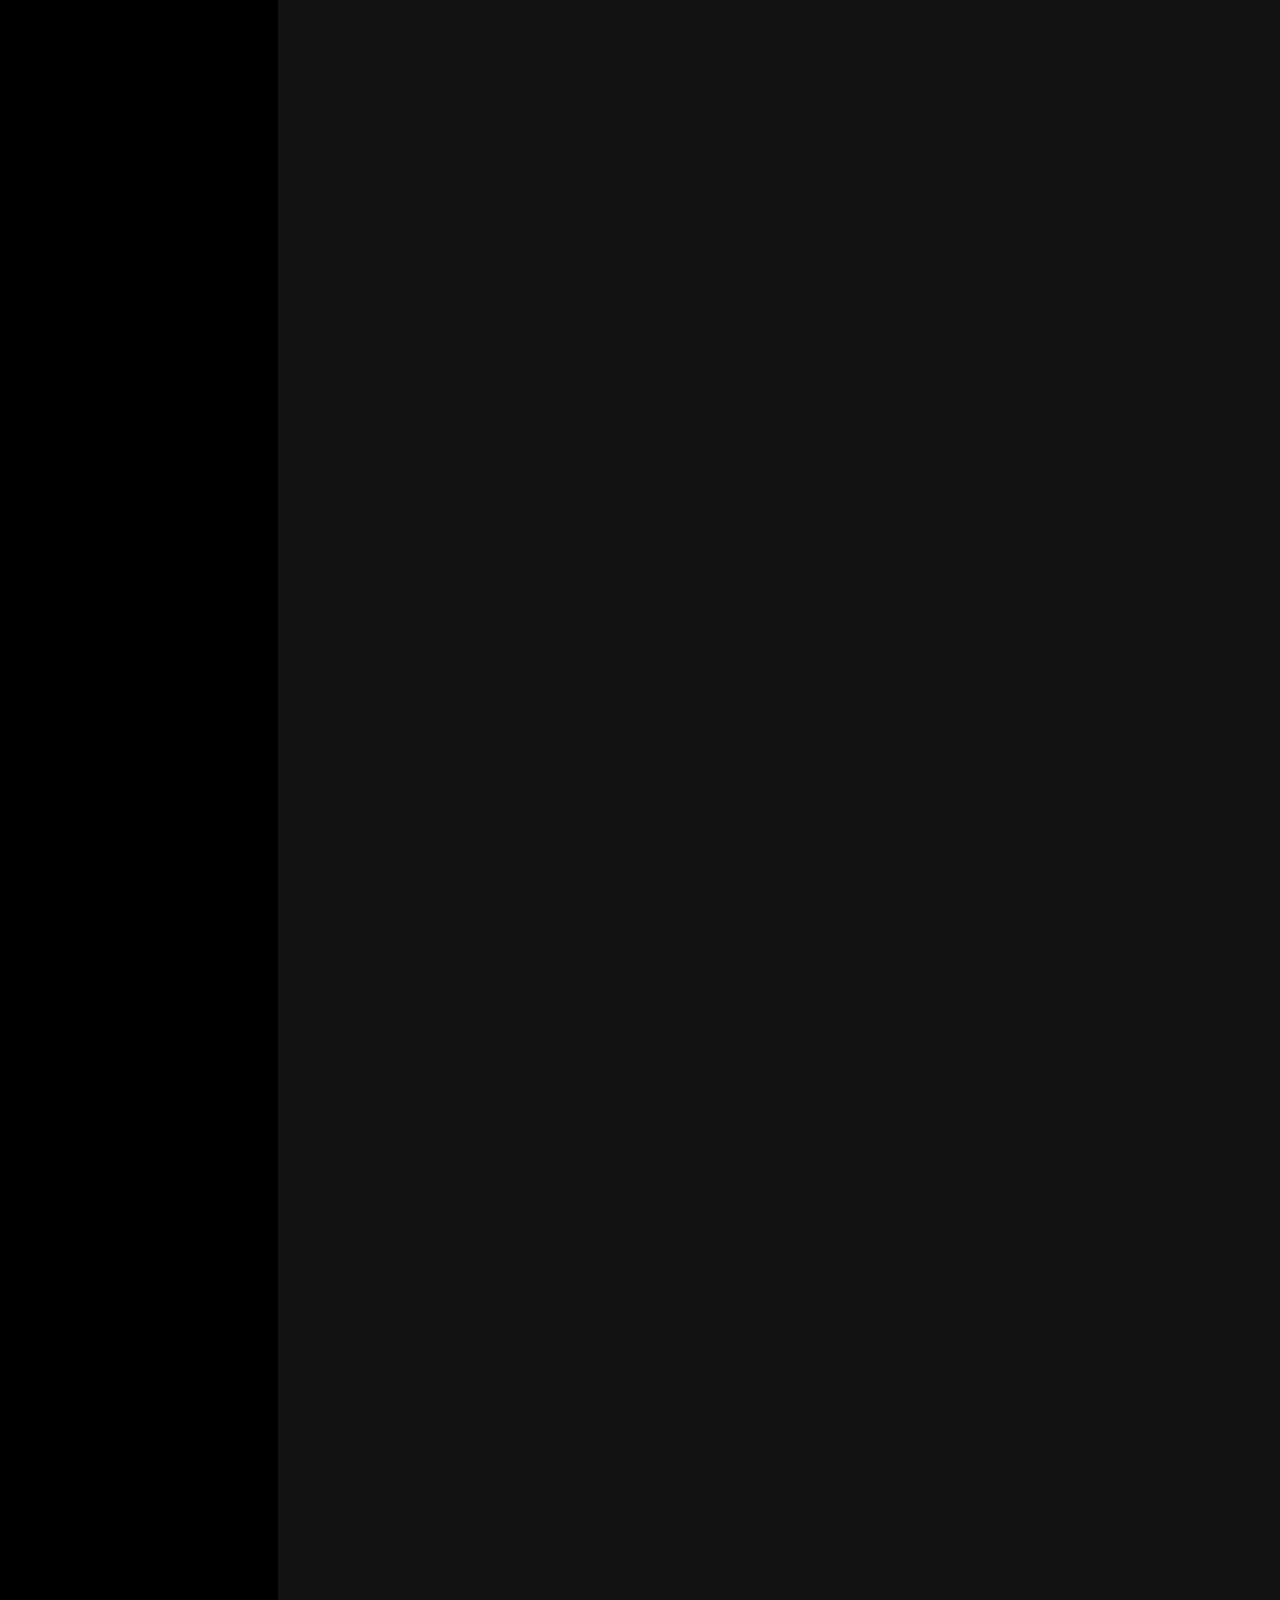
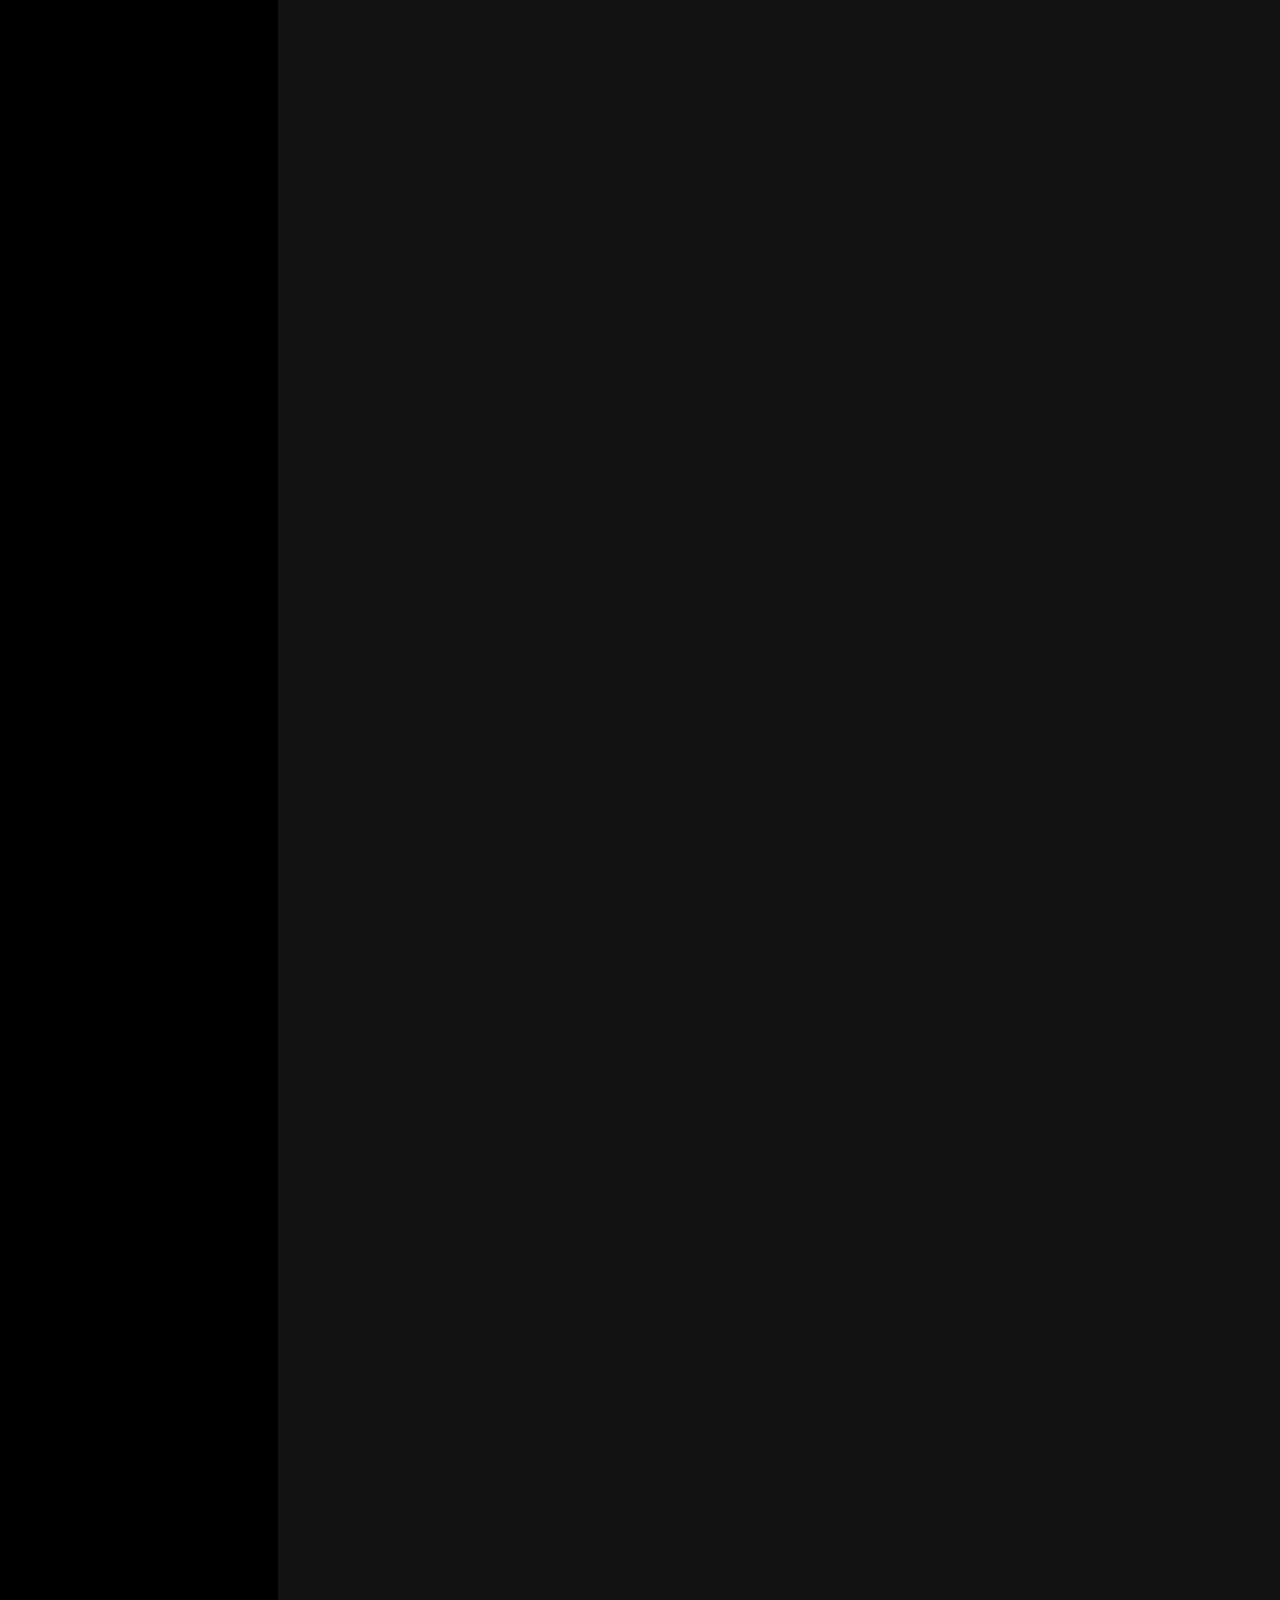
<file: bhojpuri_vives.html>
<!DOCTYPE html>
<html lang="en">
<head>
    <meta charset="UTF-8">
    <meta name="viewport" content="width=device-width, initial-scale=1.0">
    <link rel="stylesheet" href="CSS/bhojpuri_vives.css">
    <title>Bhojpuri vives</title>
</head>
<body>
    
 <aside class="sb">
	<div class="logo"> Maity <sub class="s">♫</sub> Music</div>
	<nav>
		<a class="on" style="color: white;" href="">New Vibes 😎</a>
		<!-- <div  class="search"><b>Catagory</b></div> -->
		<!-- <a href="">📚 Your Library</a> -->
	</nav>
    <div class="hot">
        <div class="imgg">
            <img class="image" src="images/bhoj.jpeg" alt="">
        </div>
        <div class="on1">Bhojpuri Hot</div>
    </div>
	
</aside>

<main>
    <header>
        <div class="problem"></div>
     <div class="oo"><span class="c">Only Bhojpuri</span> <span class="no">No...</span>comment <span class="no">No...</span>argument</div>
    </header>
    <!-- c1 -->
    <div class="content">
        <div class="con">
            <div class="v">
                <iframe  src="https://www.youtube.com/embed/Nd3PmNWqpPQ?si=hbl67THo3RwkWCHK" title="YouTube video player" frameborder="0" allow="accelerometer; autoplay; clipboard-write; encrypted-media; gyroscope; picture-in-picture; web-share" referrerpolicy="strict-origin-when-cross-origin" allowfullscreen></iframe>
            </div>
            <!-- <div class="d">Tut jaye raja ji</div> -->
        </div>
        <div class="con"><iframe  src="https://www.youtube.com/embed/Jpx4FegG6Uk?si=jvTaK8pqO3UqMpWY" title="YouTube video player" frameborder="0" allow="accelerometer; autoplay; clipboard-write; encrypted-media; gyroscope; picture-in-picture; web-share" referrerpolicy="strict-origin-when-cross-origin" allowfullscreen></iframe></div>
    </div>
    <!-- c2 -->
      <div class="content">
        <div class="con">
            <div class="v">
                <iframe width="560" height="315" src="https://www.youtube.com/embed/NcA-sgChjKo?si=PpduDa_VtKgIAmSY" title="YouTube video player" frameborder="0" allow="accelerometer; autoplay; clipboard-write; encrypted-media; gyroscope; picture-in-picture; web-share" referrerpolicy="strict-origin-when-cross-origin" allowfullscreen></iframe>
            </div>
            <!-- <div class="d">Tut jaye raja ji</div> -->
        </div>
        <div class="con">
<iframe width="560" height="315" src="https://www.youtube.com/embed/HKuDRoG1FLg?si=j_b_gaeNu_ebKAcR" title="YouTube video player" frameborder="0" allow="accelerometer; autoplay; clipboard-write; encrypted-media; gyroscope; picture-in-picture; web-share" referrerpolicy="strict-origin-when-cross-origin" allowfullscreen></iframe>
        </div>
    </div>
    <!-- c3 -->
       <div class="content">
        <div class="con">
            <div class="v">
                <iframe width="560" height="315" src="https://www.youtube.com/embed/iYRqAc10Ii8?si=FfguwyZ7JQMCXalA" title="YouTube video player" frameborder="0" allow="accelerometer; autoplay; clipboard-write; encrypted-media; gyroscope; picture-in-picture; web-share" referrerpolicy="strict-origin-when-cross-origin" allowfullscreen></iframe>
            </div>
            <!-- <div class="d">Tut jaye raja ji</div> -->
        </div>
        <div class="con">
            <iframe width="560" height="315" src="https://www.youtube.com/embed/3f9QLyW-XuQ?si=kHSJfFlKXmqhR49B" title="YouTube video player" frameborder="0" allow="accelerometer; autoplay; clipboard-write; encrypted-media; gyroscope; picture-in-picture; web-share" referrerpolicy="strict-origin-when-cross-origin" allowfullscreen></iframe>
        </div>
    </div>
    <!-- c4 -->
      <div class="content">
        <div class="con">
            <div class="v">
                <iframe width="560" height="315" src="https://www.youtube.com/embed/V1NtIg2EkBM?si=v9gXmhOY2iqO2lS_" title="YouTube video player" frameborder="0" allow="accelerometer; autoplay; clipboard-write; encrypted-media; gyroscope; picture-in-picture; web-share" referrerpolicy="strict-origin-when-cross-origin" allowfullscreen></iframe>
            </div>
            <!-- <div class="d">Tut jaye raja ji</div> -->
        </div>
        <div class="con">
            <iframe width="560" height="315" src="https://www.youtube.com/embed/qZId59qml_4?si=oQaeuxI2GNSF9W8_" title="YouTube video player" frameborder="0" allow="accelerometer; autoplay; clipboard-write; encrypted-media; gyroscope; picture-in-picture; web-share" referrerpolicy="strict-origin-when-cross-origin" allowfullscreen></iframe>
        </div>
    </div>
    <!-- c5 -->
      <div class="content">
        <div class="con">
            <div class="v">
                <iframe width="560" height="315" src="https://www.youtube.com/embed/T8AvyTTcTAk?si=4gEfesnoSBUj3p8O" title="YouTube video player" frameborder="0" allow="accelerometer; autoplay; clipboard-write; encrypted-media; gyroscope; picture-in-picture; web-share" referrerpolicy="strict-origin-when-cross-origin" allowfullscreen></iframe>
            </div>
            <!-- <div class="d">Tut jaye raja ji</div> -->
        </div>
        <div class="con">
            <iframe width="560" height="315" src="https://www.youtube.com/embed/j-BrvfxRTzo?si=m8_r_MzyerYrUHiX" title="YouTube video player" frameborder="0" allow="accelerometer; autoplay; clipboard-write; encrypted-media; gyroscope; picture-in-picture; web-share" referrerpolicy="strict-origin-when-cross-origin" allowfullscreen></iframe>
        </div>
    </div>
</main>

</body>
</html>
</file>
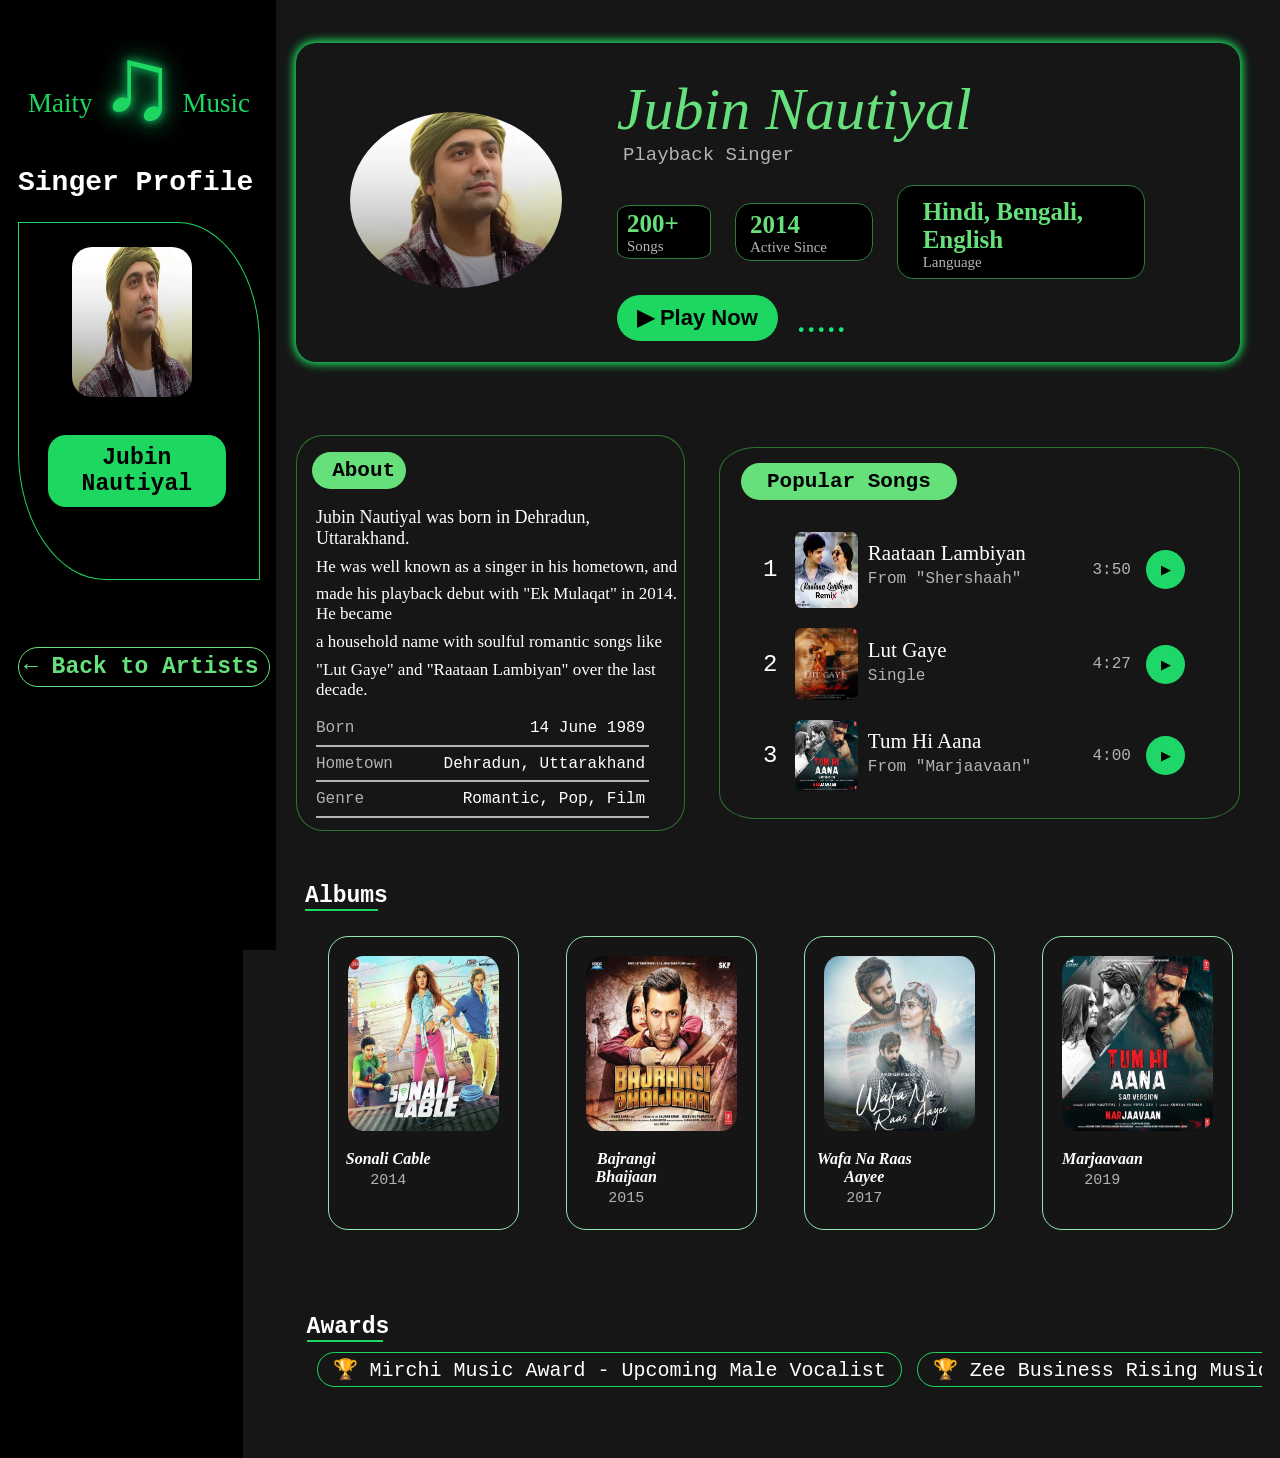
<file: jn_song.html>
<!DOCTYPE html>
<html lang="en">
<head>
    <meta charset="UTF-8">
    <meta name="viewport" content="width=device-width, initial-scale=1.0">
    <link rel="stylesheet" href="AS_Songs.css">
    <link rel="apple-touch-icon" href="images/M-icon-512.png">
<link rel="icon" type="image/png" href="images/M-icon-512.png">
    <title>Jubin Nautiyal- Music World</title>
</head>
<body>
      <aside class="sb">
	<div class="logo"> Maity <sub class="s">♫</sub> Music</div>
	<nav>
	<div class="ap">Singer Profile</div>
    <div class="p-box">
        <img class="image" src="images/jubin1.webp" alt="">
        <div class="s-name">Jubin Nautiyal</div>
        <div class="st"></div>
    </div>
	</nav>
     <a href="M_Artist.html" class="bta"><b>&larr; Back to Artists</b></a>
</aside>
<main class="m">
    <div class="m-problem"></div>
<div class="pb">
    <div class="pb1">
        <div class="pp">
            <img class="pp-img" src="images/jubin1.webp" alt="">
        </div>
    </div>
    <div class="pb2">
        <div class="p-name">Jubin Nautiyal</div>
        <div class="ps">Playback Singer</div>
        <div class="bio">
            <div class="boi-box1">
                <div class="number">200+</div>
                <div class="sn">Songs</div>
            </div>
            <div class="boi-box2">
                  <div class="number">2014</div>
                <div class="sn">Active Since</div>
            </div>
            <div class="boi-box3">
                  <div class="number">Hindi, Bengali, English</div>
                <div class="sn">Language</div>
            </div>
        </div>
        <div class="play">
            <button class="play1">▶ Play Now</button>
            <div class="dot">.....</div>
        </div>
    </div>
</div>

<div class="dashbord">
    <div class="about">
        <div class="about-row">
            <div class="about-btn">About</div>
        </div>
        <div class="a-des1">
            Jubin Nautiyal was born in Dehradun, Uttarakhand.
        </div>
        <div class="a-des">He was well known as a singer in his hometown, and </div>
        <div class="a-des">made his playback debut with "Ek Mulaqat" in 2014. He became</div>
        <div class="a-des">a household name with soulful romantic songs like </div>
        <div class="a-des"> "Lut Gaye" and "Raataan Lambiyan" over the last decade.</div>
        <div class="detail">
            <div class="row">
                <div class="row-d">Born</div>
                <div class="row-w">14 June 1989</div>
            </div>
            <div class="border"></div>
            <div class="row">
                  <div class="row-d">Hometown</div>
                <div class="row-w">Dehradun, Uttarakhand</div>
            </div>
            <div class="border"></div>
            <div class="row">
                  <div class="row-d">Genre</div>
                <div class="row-w">Romantic, Pop, Film</div>
            </div>
            <div class="border1"></div>

        </div>
    </div>

    <div class="ps-list">
        <div class="psa"><div class="ps-btn">Popular Songs</div></div>
        <div class="a-s">
            <!-- Box 1 -->
            <div class="mbox-up">
                <div class="number-s">1</div>
                <div class="s-img"> <img src="images/ratan.jpg" alt=""> </div>
                <div class="s-proparty">
                    <div class="upper">Raataan Lambiyan </div>
                    <div class="lower">From "Shershaah"</div>
                </div>
                <div class="time">3:50</div>
                <button class="p-song">▶</button>
            </div>

             <div class="mbox">
                <div class="number-s">2</div>
                <div class="s-img"> <img src="images/lutgaye.jpg" alt=""> </div>
                <div class="s-proparty">
                    <div class="upper">Lut Gaye </div>
                    <div class="lower">Single</div>
                </div>
                <div class="time">4:27</div>
                <button class="p-song">▶</button>
            </div>

             <div class="mbox">
                <div class="number-s">3</div>
                <div class="s-img"> <img src="images/tumhiaana.jpg" alt=""> </div>
                <div class="s-proparty">
                    <div class="upper">Tum Hi Aana </div>
                    <div class="lower">From "Marjaavaan"</div>
                </div>
                <div class="time">4:00</div>
                <button class="p-song">▶</button>
            </div>

             <div class="mbox">
                <div class="number-s">4</div>
                <div class="s-img"> <img src="images/zindagi.jpg" alt=""> </div>
                <div class="s-proparty">
                    <div class="upper">Zindagi Kuch Toh Bata </div>
                    <div class="lower">From "Bajrangi Bhaijaan"</div>
                </div>
                <div class="time">4:38</div>
                <button class="p-song">▶</button>
            </div>

             <div class="mbox">
                <div class="number-s">5</div>
                <div class="s-img"> <img src="images/meriaashiqui.jpg" alt=""> </div>
                <div class="s-proparty">
                    <div class="upper">Meri Aashiqui </div>
                    <div class="lower">Single</div>
                </div>
                <div class="time">4:04</div>
                <button class="p-song">▶</button>
            </div>

             <div class="mbox">
                <div class="number-s">6</div>
                <div class="s-img"> <img src="images/ekmulaqat.jpg" alt=""> </div>
                <div class="s-proparty">
                    <div class="upper">Ek Mulaqat </div>
                    <div class="lower">From "Sonali Cable"</div>
                </div>
                <div class="time">4:51</div>
                <button class="p-song">▶</button>
            </div>

             <div class="mbox">
                <div class="number-s">7</div>
                <div class="s-img"> <img src="images/wafa.jpg" alt=""> </div>
                <div class="s-proparty">
                    <div class="upper">Wafa Na Raas Aayee </div>
                    <div class="lower">Single</div>
                </div>
                <div class="time">4:33</div>
                <button class="p-song">▶</button>
            </div>
        </div>
    </div>
</div>

    <!-- ALBUMS OF JN -->

    <div class="albums">
        <div class="album">
            <div class="a-con">Albums</div>
            <div class="underline"></div>
        </div>
        <div class="cards">
            <div class="card card1">
                <div class="cimg"> <img src="images/ekmulaqat.jpg" alt=""> </div>
                <div class="df">
                    <div class="a">
                        <div class="an">Sonali Cable</div>
                        <div class="ay">2014</div>
                    </div>
                  <div class="box-btn">  <button class="cpb">▶</button></div>
                </div>
            </div>
            <div class="card card1">
                 <div class="cimg"> <img src="images/zindagi.jpg" alt=""> </div>
                <div class="df">
                    <div class="a">
                        <div class="an">Bajrangi Bhaijaan</div>
                        <div class="ay">2015</div>
                    </div>
                      <div class="box-btn">  <button class="cpb">▶</button></div>
                </div>
            </div>
            <div class="card card1">
                 <div class="cimg"> <img src="images/wafa.jpg" alt=""> </div>
                <div class="df">
                    <div class="a">
                        <div class="an">Wafa Na Raas Aayee</div>
                        <div class="ay">2017</div>
                    </div>
                     <div class="box-btn">  <button class="cpb">▶</button></div>
                </div>
            </div>
            <div class="card card1">
                 <div class="cimg"> <img src="images/tumhiaana.jpg" alt=""> </div>
                <div class="df">
                    <div class="a">
                        <div class="an">Marjaavaan</div>
                        <div class="ay">2019</div>
                    </div>
                    <div class="box-btn">  <button class="cpb">▶</button></div>
                </div>
            </div>
            <div class="card card1">
                 <div class="cimg"> <img src="images/meriaashiqui.jpg" alt=""> </div>
                <div class="df">
                    <div class="a">
                        <div class="an">Meri Aashiqui</div>
                        <div class="ay">2020</div>
                    </div>
                     <div class="box-btn">  <button class="cpb">▶</button></div>
                </div>
            </div>
            <div class="card card1">
                 <div class="cimg"> <img src="images/lutgaye.jpg" alt=""> </div>
                <div class="df">
                    <div class="a">
                        <div class="an">Lut Gaye</div>
                        <div class="ay">2021</div>
                    </div>
                     <div class="box-btn">  <button class="cpb">▶</button></div>
                </div>
            </div>
            <div class="card card2">
                 <div class="cimg"> <img src="images/ratan.jpg" alt=""> </div>
                <div class="df">
                    <div class="a">
                        <div class="an">Shershaah</div>
                        <div class="ay">2021</div>
                    </div>
                     <div class="box-btn">  <button class="cpb">▶</button></div>
                </div>
            </div>
                <!-- End of JN -->
        </div>
    </div>
    <!-- awards -->
     <div class="award">
         <div class="album">
            <div class="a-con">Awards</div>
            <div class="underline"></div>
            <div class="awarde">
                  <div class="a-box1">
                <div class="letter">🏆 Mirchi Music Award - Upcoming Male Vocalist</div>
                <div class="letter">🏆 Zee Business Rising Musical Star Award</div>
                <div class="letter">🏆 IIFA Award - Best Male Playback Singer</div>
                <div class="letter">🏆 Filmfare Award Nominee</div>
            </div>
            </div>
        </div>
     </div>
</main>
</body>
</html>
</file>
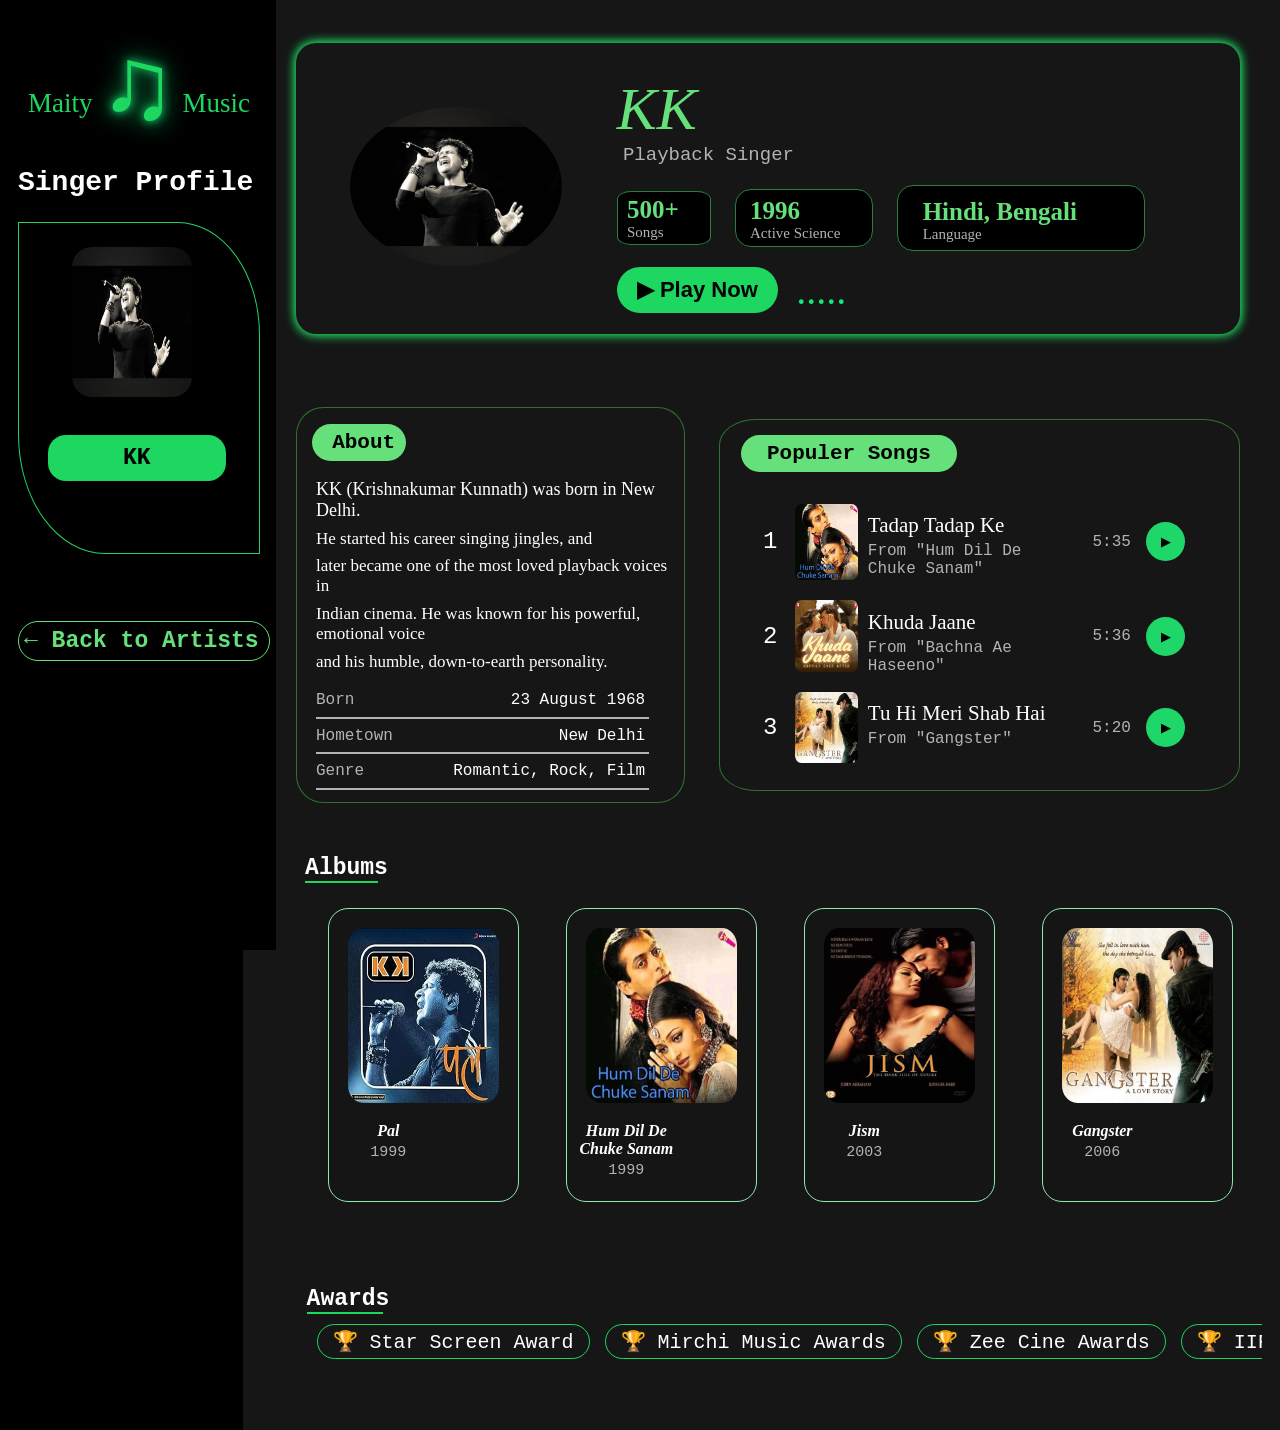
<file: kk_song.html>
<!DOCTYPE html>
<html lang="en">
<head>
    <meta charset="UTF-8">
    <meta name="viewport" content="width=device-width, initial-scale=1.0">
    <link rel="stylesheet" href="AS_Songs.css">
    <title>KK- Music World</title>
</head>
<body>
      <aside class="sb">
	<div class="logo"> Maity <sub class="s">♫</sub> Music</div>
	<nav>
	<div class="ap">Singer Profile</div>
    <div class="p-box">
        <img class="image" src="images/kk1.avif" alt="">
        <div class="s-name">KK</div>
        <div class="st"></div>
    </div>
	</nav>
     <a href="M_Artist.html" class="bta"><b>&larr; Back to Artists</b></a>
</aside>
<main class="m">
    <div class="m-problem"></div>
<div class="pb">
    <div class="pb1">
        <div class="pp">
            <img class="pp-img" src="images/kk1.avif" alt="">
        </div>
    </div>
    <div class="pb2">
        <div class="p-name">KK</div>
        <div class="ps">Playback Singer</div>
        <div class="bio">
            <div class="boi-box1">
                <div class="number">500+</div>
                <div class="sn">Songs</div>
            </div>
            <div class="boi-box2">
                  <div class="number">1996</div>
                <div class="sn">Active Science</div>
            </div>
            <div class="boi-box3">
                  <div class="number">Hindi, Bengali</div>
                <div class="sn">Language</div>
            </div>
        </div>
        <div class="play">
            <button class="play1">▶ Play Now</button>
            <div class="dot">.....</div>
        </div>
    </div>
</div>

<div class="dashbord">
    <div class="about">
        <div class="about-row">
            <div class="about-btn">About</div>
        </div>
        <div class="a-des1">
            KK (Krishnakumar Kunnath) was born in New Delhi.
        </div>
        <div class="a-des">He started his career singing jingles, and </div>
        <div class="a-des">later became one of the most loved playback voices in</div>
        <div class="a-des">Indian cinema. He was known for his powerful, emotional voice </div>
        <div class="a-des"> and his humble, down-to-earth personality.</div>
        <div class="detail">
            <div class="row">
                <div class="row-d">Born</div>
                <div class="row-w">23 August 1968</div>
            </div>
            <div class="border"></div>
            <div class="row">
                  <div class="row-d">Hometown</div>
                <div class="row-w">New Delhi</div>
            </div>
            <div class="border"></div>
            <div class="row">
                  <div class="row-d">Genre</div>
                <div class="row-w">Romantic, Rock, Film</div>
            </div>
            <div class="border1"></div>

        </div>
    </div>

    <div class="ps-list">
        <div class="psa"><div class="ps-btn">Populer Songs</div></div>
        <div class="a-s">
            <!-- Box 1 -->
            <div class="mbox-up">
                <div class="number-s">1</div>
                <div class="s-img"> <img src="images/tarap.jpg" alt=""> </div>
                <div class="s-proparty">
                    <div class="upper">Tadap Tadap Ke </div>
                    <div class="lower">From "Hum Dil De Chuke Sanam"</div>
                </div>
                <div class="time">5:35</div>
                <button class="p-song">▶</button>
            </div>

             <div class="mbox">
                <div class="number-s">2</div>
                <div class="s-img"> <img src="images/khuda.jpg" alt=""> </div>
                <div class="s-proparty">
                    <div class="upper">Khuda Jaane </div>
                    <div class="lower">From "Bachna Ae Haseeno"</div>
                </div>
                <div class="time">5:36</div>
                <button class="p-song">▶</button>
            </div>

             <div class="mbox">
                <div class="number-s">3</div>
                <div class="s-img"> <img src="images/tu hi meri.jpg" alt=""> </div>
                <div class="s-proparty">
                    <div class="upper">Tu Hi Meri Shab Hai </div>
                    <div class="lower">From "Gangster"</div>
                </div>
                <div class="time">5:20</div>
                <button class="p-song">▶</button>
            </div>

             <div class="mbox">
                <div class="number-s">4</div>
                <div class="s-img"> <img src="images/zindegi.jpg" alt=""> </div>
                <div class="s-proparty">
                    <div class="upper">Zindagi Do Pal Ki </div>
                    <div class="lower">From "Kites"</div>
                </div>
                <div class="time">4:57</div>
                <button class="p-song">▶</button>
            </div>

             <div class="mbox">
                <div class="number-s">5</div>
                <div class="s-img"> <img src="images/tum mile.jpg" alt=""> </div>
                <div class="s-proparty">
                    <div class="upper">Dil Ibaadat </div>
                    <div class="lower">From "Tum Mile"</div>
                </div>
                <div class="time">5:07</div>
                <button class="p-song">▶</button>
            </div>

             <div class="mbox">
                <div class="number-s">6</div>
                <div class="s-img"> <img src="images/bhuladena2.jpg" alt=""> </div>
                <div class="s-proparty">
                    <div class="upper">Awarapan Banjarapan </div>
                    <div class="lower">From "Jism"</div>
                </div>
                <div class="time">5:23</div>
                <button class="p-song">▶</button>
            </div>

             <div class="mbox">
                <div class="number-s">7</div>
                <div class="s-img"> <img src="images/bhuladena2.jpg" alt=""> </div>
                <div class="s-proparty">
                    <div class="upper">Pal </div>
                    <div class="lower">From "Pal"</div>
                </div>
                <div class="time">5:05</div>
                <button class="p-song">▶</button>
            </div>
        </div>
    </div>
</div>

    <!-- ALBUMS OF KK -->

    <div class="albums">
        <div class="album">
            <div class="a-con">Albums</div>
            <div class="underline"></div>
        </div>
        <div class="cards">
            <div class="card card1">
                <div class="cimg"> <img src="images/pal1.jpeg" alt=""> </div>
                <div class="df">
                    <div class="a">
                        <div class="an">Pal</div>
                        <div class="ay">1999</div>
                    </div>
                  <div class="box-btn">  <button class="cpb">▶</button></div>
                </div>
            </div>
            <div class="card card1">
                 <div class="cimg"> <img src="images/tarap.jpg" alt=""> </div>
                <div class="df">
                    <div class="a">
                        <div class="an">Hum Dil De Chuke Sanam</div>
                        <div class="ay">1999</div>
                    </div>
                      <div class="box-btn">  <button class="cpb">▶</button></div>
                </div>
            </div>
            <div class="card card1">
                 <div class="cimg"> <img src="images/jism.jpg" alt=""> </div>
                <div class="df">
                    <div class="a">
                        <div class="an">Jism</div>
                        <div class="ay">2003</div>
                    </div>
                     <div class="box-btn">  <button class="cpb">▶</button></div>
                </div>
            </div>
            <div class="card card1">
                 <div class="cimg"> <img src="images/tu hi meri.jpg" alt=""> </div>
                <div class="df">
                    <div class="a">
                        <div class="an">Gangster</div>
                        <div class="ay">2006</div>
                    </div>
                    <button class="cpb">▶</button>
                </div>
            </div>
            <div class="card card1"> <div class="cimg"> <img src="images/bachna.jpeg" alt=""> </div>
                <div class="df">
                    <div class="a">
                        <div class="an">Bachna Ae Haseeno</div>
                        <div class="ay">2008</div>
                    </div>
                     <div class="box-btn">  <button class="cpb">▶</button></div>
                </div></div>
            <div class="card card1">
                 <div class="cimg"> <img src="images/humsafar.jpeg" alt=""> </div>
                <div class="df">
                    <div class="a">
                        <div class="an">Humsafar</div>
                        <div class="ay">2008</div>
                    </div>
                     <div class="box-btn">  <button class="cpb">▶</button></div>
                </div>
            </div>
            <div class="card card1">
                 <div class="cimg"> <img src="images/bhuladena2.jpg" alt=""> </div>
                <div class="df">
                    <div class="a">
                        <div class="an">Tum Mile</div>
                        <div class="ay">2009</div>
                    </div>
                     <div class="box-btn">  <button class="cpb">▶</button></div>
                </div>
            </div>
            <div class="card card2">
                 <div class="cimg"> <img src="images/bhuladena2.jpg" alt=""> </div>
                <div class="df">
                    <div class="a">
                        <div class="an">Kites</div>
                        <div class="ay">2010</div>
                    </div>
                     <div class="box-btn">  <button class="cpb">▶</button></div>
                </div>
            </div>
                <!-- End of ov XX -->
        </div>
    </div>
    <!-- awards -->
     <div class="award">
         <div class="album">
            <div class="a-con">Awards</div>
            <div class="underline"></div>
            <div class="awarde">
                  <div class="a-box1">
                <div class="letter">🏆 Star Screen Award</div>
                <div class="letter">🏆 Mirchi Music Awards</div>
                <div class="letter">🏆 Zee Cine Awards</div>
                <div class="letter">🏆 IIFA Awards</div>
            </div>
            </div>
        </div>
     </div>
</main>
</body>
</html>
</file>
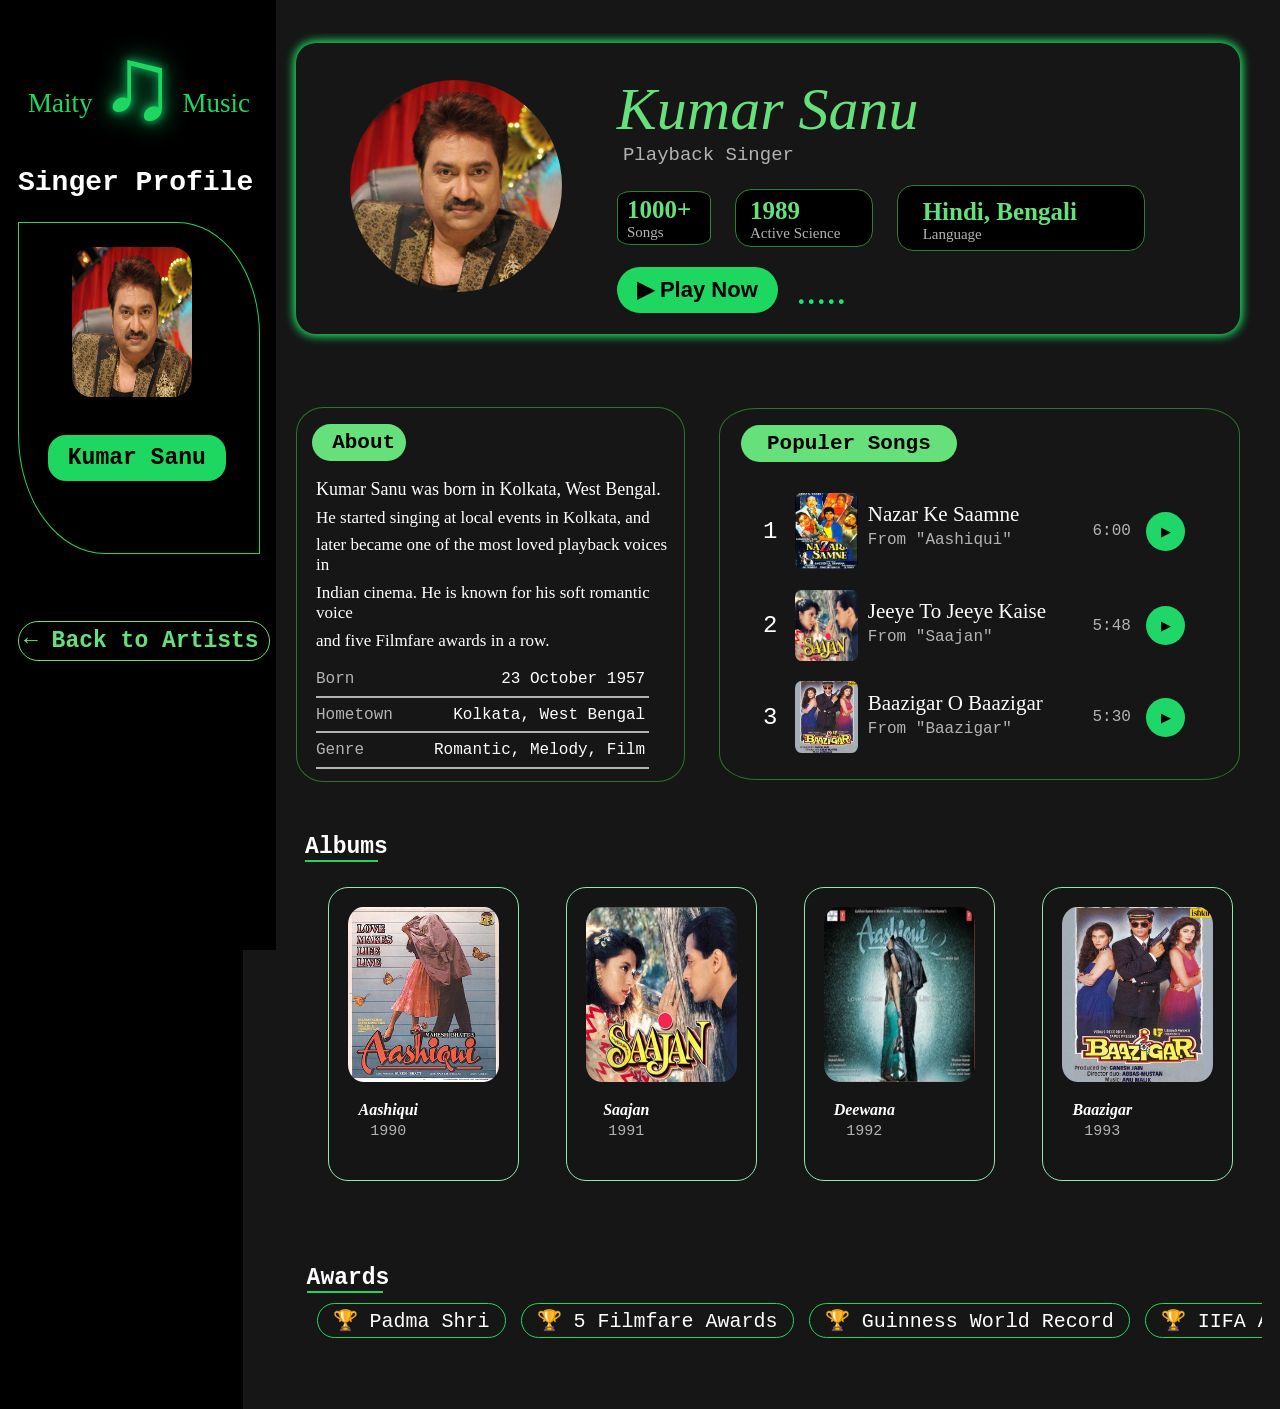
<file: ks_songs.html>
<!DOCTYPE html>
<html lang="en">
<head>
    <meta charset="UTF-8">
    <meta name="viewport" content="width=device-width, initial-scale=1.0">
    <link rel="stylesheet" href="AS_Songs.css">
    <link rel="apple-touch-icon" href="images/M-icon-512.png">
<link rel="icon" type="image/png" href="images/M-icon-512.png">
    <title>Kumar Sanu- Music World</title>
</head>
<body>
      <aside class="sb">
	<div class="logo"> Maity <sub class="s">♫</sub> Music</div>
	<nav>
	<div class="ap">Singer Profile</div>
    <div class="p-box">
        <img class="image" src="images/ksanu2.jpeg" alt="">
        <div class="s-name">Kumar Sanu</div>
        <div class="st"></div>
    </div>
	</nav>
     <a href="M_Artist.html" class="bta"><b>&larr; Back to Artists</b></a>
</aside>
<main class="m">
    <div class="m-problem"></div>
<div class="pb">
    <div class="pb1">
        <div class="pp">
            <img class="pp-img" src="images/ksanu2.jpeg" alt="">
        </div>
    </div>
    <div class="pb2">
        <div class="p-name">Kumar Sanu</div>
        <div class="ps">Playback Singer</div>
        <div class="bio">
            <div class="boi-box1">
                <div class="number">1000+</div>
                <div class="sn">Songs</div>
            </div>
            <div class="boi-box2">
                  <div class="number">1989</div>
                <div class="sn">Active Science</div>
            </div>
            <div class="boi-box3">
                  <div class="number">Hindi, Bengali</div>
                <div class="sn">Language</div>
            </div>
        </div>
        <div class="play">
            <button class="play1">▶ Play Now</button>
            <div class="dot">.....</div>
        </div>
    </div>
</div>

<div class="dashbord">
    <div class="about">
        <div class="about-row">
            <div class="about-btn">About</div>
        </div>
        <div class="a-des1">
            Kumar Sanu was born in Kolkata, West Bengal.
        </div>
        <div class="a-des">He started singing at local events in Kolkata, and </div>
        <div class="a-des">later became one of the most loved playback voices in</div>
        <div class="a-des">Indian cinema. He is known for his soft romantic voice </div>
        <div class="a-des"> and five Filmfare awards in a row.</div>
        <div class="detail">
            <div class="row">
                <div class="row-d">Born</div>
                <div class="row-w">23 October 1957</div>
            </div>
            <div class="border"></div>
            <div class="row">
                  <div class="row-d">Hometown</div>
                <div class="row-w">Kolkata, West Bengal</div>
            </div>
            <div class="border"></div>
            <div class="row">
                  <div class="row-d">Genre</div>
                <div class="row-w">Romantic, Melody, Film</div>
            </div>
            <div class="border1"></div>

        </div>
    </div>

    <div class="ps-list">
        <div class="psa"><div class="ps-btn">Populer Songs</div></div>
        <div class="a-s">
            <!-- Box 1 -->
            <div class="mbox-up">
                <div class="number-s">1</div>
                <div class="s-img"> <img src="images/najar.jpg" alt=""> </div>
                <div class="s-proparty">
                    <div class="upper">Nazar Ke Saamne </div>
                    <div class="lower">From "Aashiqui"</div>
                </div>
                <div class="time">6:00</div>
                <button class="p-song">▶</button>
            </div>

             <div class="mbox">
                <div class="number-s">2</div>
                <div class="s-img"> <img src="images/sajan.jpeg" alt=""> </div>
                <div class="s-proparty">
                    <div class="upper">Jeeye To Jeeye Kaise </div>
                    <div class="lower">From "Saajan"</div>
                </div>
                <div class="time">5:48</div>
                <button class="p-song">▶</button>
            </div>

             <div class="mbox">
                <div class="number-s">3</div>
                <div class="s-img"> <img src="images/bazigar.jpg" alt=""> </div>
                <div class="s-proparty">
                    <div class="upper">Baazigar O Baazigar </div>
                    <div class="lower">From "Baazigar"</div>
                </div>
                <div class="time">5:30</div>
                <button class="p-song">▶</button>
            </div>

             <div class="mbox">
                <div class="number-s">4</div>
                <div class="s-img"> <img src="images/a love story.jpg" alt=""> </div>
                <div class="s-proparty">
                    <div class="upper">Ek Ladki Ko Dekha Toh </div>
                    <div class="lower">From "1942: A Love Story"</div>
                </div>
                <div class="time">5:35</div>
                <button class="p-song">▶</button>
            </div>

             <div class="mbox">
                <div class="number-s">5</div>
                <div class="s-img"> <img src="images/dilwale .jpeg" alt=""> </div>
                <div class="s-proparty">
                    <div class="upper">Tujhe Dekha To </div>
                    <div class="lower">From "Dilwale Dulhania Le Jayenge"</div>
                </div>
                <div class="time">5:29</div>
                <button class="p-song">▶</button>
            </div>

             <div class="mbox">
                <div class="number-s">6</div>
                <div class="s-img"> <img src="images/tujhe.jpg" alt=""> </div>
                <div class="s-proparty">
                    <div class="upper">Tujhe Yaad Na Meri Aayee </div>
                    <div class="lower">From "Kuch Kuch Hota Hai"</div>
                </div>
                <div class="time">4:54</div>
                <button class="p-song">▶</button>
            </div>

             <div class="mbox">
                <div class="number-s">7</div>
                <div class="s-img"> <img src="images/bhuladena2.jpg" alt=""> </div>
                <div class="s-proparty">
                    <div class="upper">Dil Ne Yeh Kaha Hai Dil Se </div>
                    <div class="lower">From "Dhadkan"</div>
                </div>
                <div class="time">5:55</div>
                <button class="p-song">▶</button>
            </div>
        </div>
    </div>
</div>

    <!-- ALBUMS OF KS -->

    <div class="albums">
        <div class="album">
            <div class="a-con">Albums</div>
            <div class="underline"></div>
        </div>
        <div class="cards">
            <div class="card card1">
                <div class="cimg"> <img src="images/Aashiqui.jpg" alt=""> </div>
                <div class="df">
                    <div class="a">
                        <div class="an">Aashiqui</div>
                        <div class="ay">1990</div>
                    </div>
                  <div class="box-btn">  <button class="cpb">▶</button></div>
                </div>
            </div>
            <div class="card card1">
                 <div class="cimg"> <img src="images/sajan.jpeg" alt=""> </div>
                <div class="df">
                    <div class="a">
                        <div class="an">Saajan</div>
                        <div class="ay">1991</div>
                    </div>
                      <div class="box-btn">  <button class="cpb">▶</button></div>
                </div>
            </div>
            <div class="card card1">
                 <div class="cimg"> <img src="images/bhuladena2.jpg" alt=""> </div>
                <div class="df">
                    <div class="a">
                        <div class="an">Deewana</div>
                        <div class="ay">1992</div>
                    </div>
                     <div class="box-btn">  <button class="cpb">▶</button></div>
                </div>
            </div>
            <div class="card card1">
                 <div class="cimg"> <img src="images/bazigar.jpg" alt=""> </div>
                <div class="df">
                    <div class="a">
                        <div class="an">Baazigar</div>
                        <div class="ay">1993</div>
                    </div>
                    <button class="cpb">▶</button>
                </div>
            </div>
            <div class="card card1"> <div class="cimg"> <img src="images/a love story.jpg" alt=""> </div>
                <div class="df">
                    <div class="a">
                        <div class="an">1942: A Love Story</div>
                        <div class="ay">1994</div>
                    </div>
                     <div class="box-btn">  <button class="cpb">▶</button></div>
                </div></div>
            <div class="card card1">
                 <div class="cimg"> <img src="images/dilwale .jpeg" alt=""> </div>
                <div class="df">
                    <div class="a">
                        <div class="an">Dilwale Dulhania Le Jayenge</div>
                        <div class="ay">1995</div>
                    </div>
                     <div class="box-btn">  <button class="cpb">▶</button></div>
                </div>
            </div>
            <div class="card card1">
                 <div class="cimg"> <img src="images/bhuladena2.jpg" alt=""> </div>
                <div class="df">
                    <div class="a">
                        <div class="an">Kuch Kuch Hota Hai</div>
                        <div class="ay">1998</div>
                    </div>
                     <div class="box-btn">  <button class="cpb">▶</button></div>
                </div>
            </div>
            <div class="card card2">
                 <div class="cimg"> <img src="images/bhuladena2.jpg" alt=""> </div>
                <div class="df">
                    <div class="a">
                        <div class="an">Dhadkan</div>
                        <div class="ay">2000</div>
                    </div>
                     <div class="box-btn">  <button class="cpb">▶</button></div>
                </div>
            </div>
                <!-- End of ov XX -->
        </div>
    </div>
    <!-- awards -->
     <div class="award">
         <div class="album">
            <div class="a-con">Awards</div>
            <div class="underline"></div>
            <div class="awarde">
                  <div class="a-box1">
                <div class="letter">🏆 Padma Shri</div>
                <div class="letter">🏆 5 Filmfare Awards</div>
                <div class="letter">🏆 Guinness World Record</div>
                <div class="letter">🏆 IIFA Awards</div>
            </div>
            </div>
        </div>
     </div>
</main>
</body>
</html>
</file>
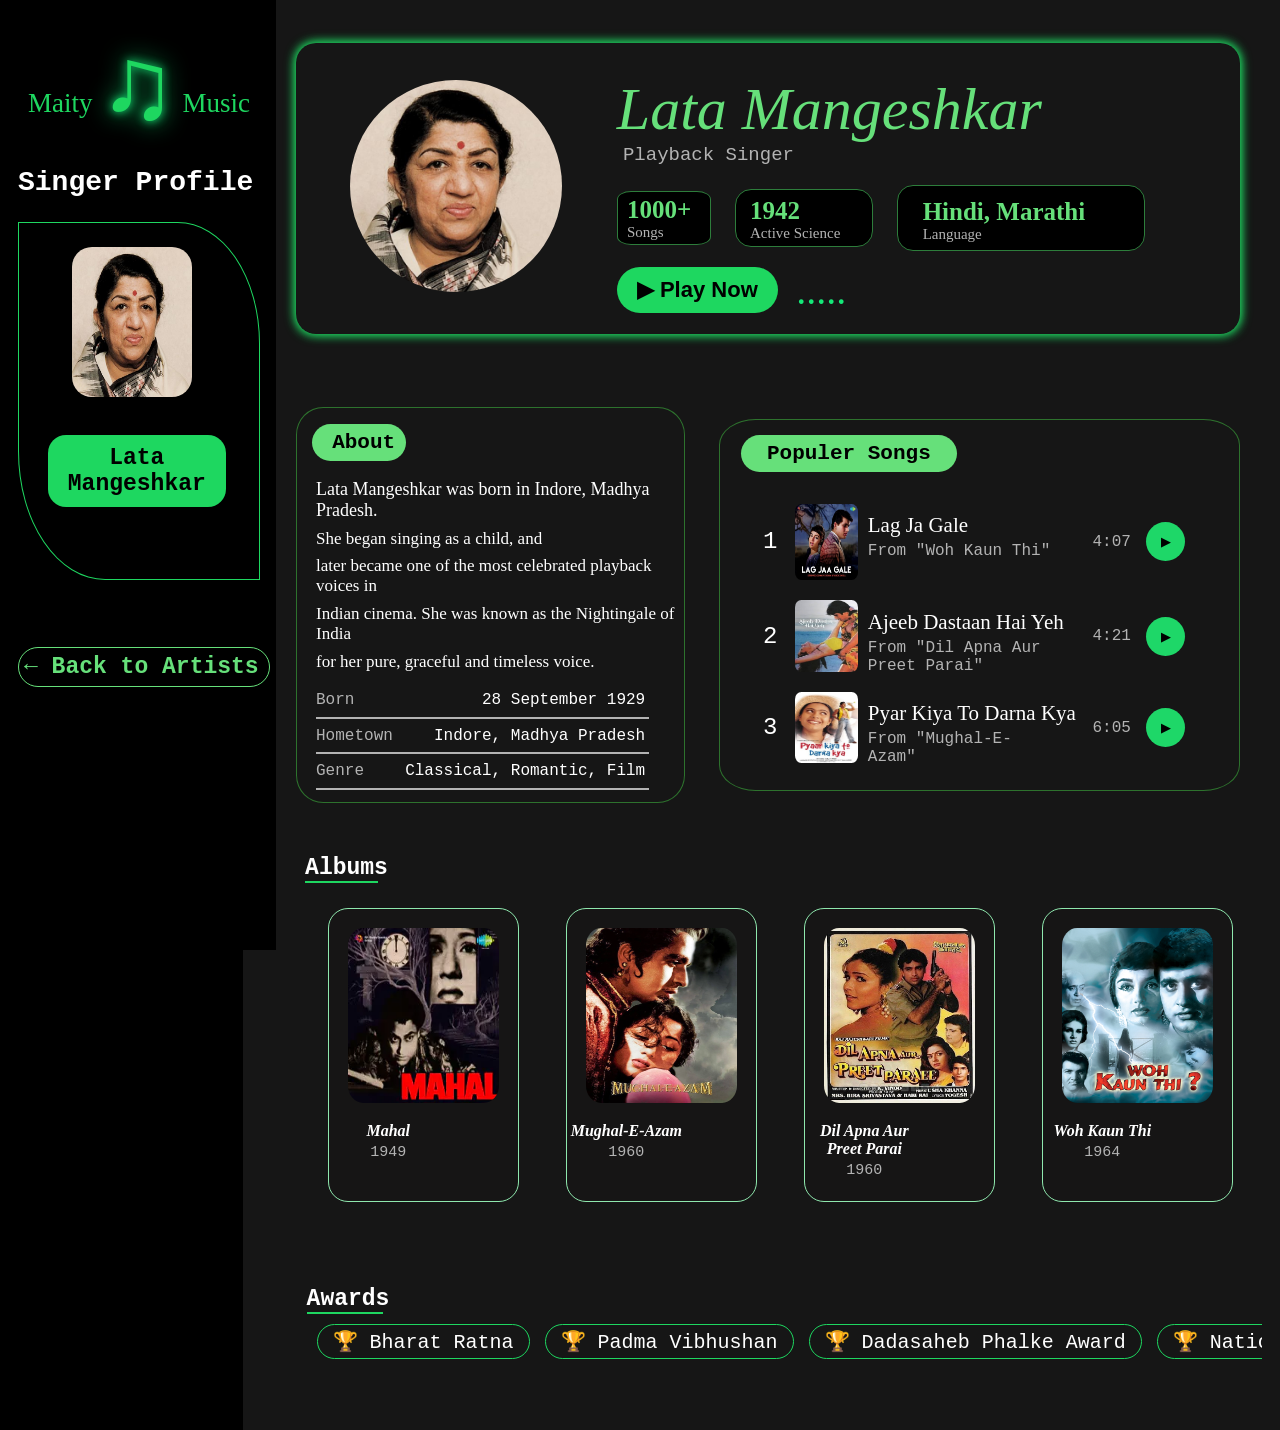
<file: lm_song.html>
<!DOCTYPE html>
<html lang="en">
<head>
    <meta charset="UTF-8">
    <meta name="viewport" content="width=device-width, initial-scale=1.0">
    <link rel="stylesheet" href="AS_Songs.css">
    <link rel="apple-touch-icon" href="images/M-icon-512.png">
<link rel="icon" type="image/png" href="images/M-icon-512.png">
    <title>Lata Mangeshkar- Music World</title>
</head>
<body>
      <aside class="sb">
	<div class="logo"> Maity <sub class="s">♫</sub> Music</div>
	<nav>
	<div class="ap">Singer Profile</div>
    <div class="p-box">
        <img class="image" src="images/lata ji.jpg" alt="">
        <div class="s-name">Lata Mangeshkar</div>
        <div class="st"></div>
    </div>
	</nav>
     <a href="M_Artist.html" class="bta"><b>&larr; Back to Artists</b></a>
</aside>
<main class="m">
    <div class="m-problem"></div>
<div class="pb">
    <div class="pb1">
        <div class="pp">
            <img class="pp-img" src="images/lata ji.jpg" alt="">
        </div>
    </div>
    <div class="pb2">
        <div class="p-name">Lata Mangeshkar</div>
        <div class="ps">Playback Singer</div>
        <div class="bio">
            <div class="boi-box1">
                <div class="number">1000+</div>
                <div class="sn">Songs</div>
            </div>
            <div class="boi-box2">
                  <div class="number">1942</div>
                <div class="sn">Active Science</div>
            </div>
            <div class="boi-box3">
                  <div class="number">Hindi, Marathi</div>
                <div class="sn">Language</div>
            </div>
        </div>
        <div class="play">
            <button class="play1">▶ Play Now</button>
            <div class="dot">.....</div>
        </div>
    </div>
</div>

<div class="dashbord">
    <div class="about">
        <div class="about-row">
            <div class="about-btn">About</div>
        </div>
        <div class="a-des1">
            Lata Mangeshkar was born in Indore, Madhya Pradesh.
        </div>
        <div class="a-des">She began singing as a child, and </div>
        <div class="a-des">later became one of the most celebrated playback voices in</div>
        <div class="a-des">Indian cinema. She was known as the Nightingale of India </div>
        <div class="a-des"> for her pure, graceful and timeless voice.</div>
        <div class="detail">
            <div class="row">
                <div class="row-d">Born</div>
                <div class="row-w">28 September 1929</div>
            </div>
            <div class="border"></div>
            <div class="row">
                  <div class="row-d">Hometown</div>
                <div class="row-w">Indore, Madhya Pradesh</div>
            </div>
            <div class="border"></div>
            <div class="row">
                  <div class="row-d">Genre</div>
                <div class="row-w">Classical, Romantic, Film</div>
            </div>
            <div class="border1"></div>

        </div>
    </div>

    <div class="ps-list">
        <div class="psa"><div class="ps-btn">Populer Songs</div></div>
        <div class="a-s">
            <!-- Box 1 -->
            <div class="mbox-up">
                <div class="number-s">1</div>
                <div class="s-img"> <img src="images/lag ja.jpg" alt=""> </div>
                <div class="s-proparty">
                    <div class="upper">Lag Ja Gale </div>
                    <div class="lower">From "Woh Kaun Thi"</div>
                </div>
                <div class="time">4:07</div>
                <button class="p-song">▶</button>
            </div>

             <div class="mbox">
                <div class="number-s">2</div>
                <div class="s-img"> <img src="images/ajeeb.jpeg" alt=""> </div>
                <div class="s-proparty">
                    <div class="upper">Ajeeb Dastaan Hai Yeh </div>
                    <div class="lower">From "Dil Apna Aur Preet Parai"</div>
                </div>
                <div class="time">4:21</div>
                <button class="p-song">▶</button>
            </div>

             <div class="mbox">
                <div class="number-s">3</div>
                <div class="s-img"> <img src="images/payar.jpeg" alt=""> </div>
                <div class="s-proparty">
                    <div class="upper">Pyar Kiya To Darna Kya </div>
                    <div class="lower">From "Mughal-E-Azam"</div>
                </div>
                <div class="time">6:05</div>
                <button class="p-song">▶</button>
            </div>

             <div class="mbox">
                <div class="number-s">4</div>
                <div class="s-img"> <img src="images/aayegna.webp" alt=""> </div>
                <div class="s-proparty">
                    <div class="upper">Aayega Aanewala </div>
                    <div class="lower">From "Mahal"</div>
                </div>
                <div class="time">3:20</div>
                <button class="p-song">▶</button>
            </div>

             <div class="mbox">
                <div class="number-s">5</div>
                <div class="s-img"> <img src="images/ae mete watan.jpg" alt=""> </div>
                <div class="s-proparty">
                    <div class="upper">Ae Mere Watan Ke Logon </div>
                    <div class="lower">Patriotic Song</div>
                </div>
                <div class="time">6:32</div>
                <button class="p-song">▶</button>
            </div>

             <div class="mbox">
                <div class="number-s">6</div>
                <div class="s-img"> <img src="images/bhuladena2.jpg" alt=""> </div>
                <div class="s-proparty">
                    <div class="upper">Tujhe Dekha To </div>
                    <div class="lower">From "Dilwale Dulhania Le Jayenge"</div>
                </div>
                <div class="time">5:29</div>
                <button class="p-song">▶</button>
            </div>

             <div class="mbox">
                <div class="number-s">7</div>
                <div class="s-img"> <img src="images/bhuladena2.jpg" alt=""> </div>
                <div class="s-proparty">
                    <div class="upper">Tere Liye </div>
                    <div class="lower">From "Veer-Zaara"</div>
                </div>
                <div class="time">5:36</div>
                <button class="p-song">▶</button>
            </div>
        </div>
    </div>
</div>

    <!-- ALBUMS OF LM -->

    <div class="albums">
        <div class="album">
            <div class="a-con">Albums</div>
            <div class="underline"></div>
        </div>
        <div class="cards">
            <div class="card card1">
                <div class="cimg"> <img src="images/aayegna.webp" alt=""> </div>
                <div class="df">
                    <div class="a">
                        <div class="an">Mahal</div>
                        <div class="ay">1949</div>
                    </div>
                  <div class="box-btn">  <button class="cpb">▶</button></div>
                </div>
            </div>
            <div class="card card1">
                 <div class="cimg"> <img src="images/mughal.webp" alt=""> </div>
                <div class="df">
                    <div class="a">
                        <div class="an">Mughal-E-Azam</div>
                        <div class="ay">1960</div>
                    </div>
                      <div class="box-btn">  <button class="cpb">▶</button></div>
                </div>
            </div>
            <div class="card card1">
                 <div class="cimg"> <img src="images/dil apna.jpg" alt=""> </div>
                <div class="df">
                    <div class="a">
                        <div class="an">Dil Apna Aur Preet Parai</div>
                        <div class="ay">1960</div>
                    </div>
                     <div class="box-btn">  <button class="cpb">▶</button></div>
                </div>
            </div>
            <div class="card card1">
                 <div class="cimg"> <img src="images/oo kon thi.jpg" alt=""> </div>
                <div class="df">
                    <div class="a">
                        <div class="an">Woh Kaun Thi</div>
                        <div class="ay">1964</div>
                    </div>
                    <button class="cpb">▶</button>
                </div>
            </div>
            <div class="card card1"> <div class="cimg"> <img src="images/pakeeza.jpg" alt=""> </div>
                <div class="df">
                    <div class="a">
                        <div class="an">Pakeezah</div>
                        <div class="ay">1972</div>
                    </div>
                     <div class="box-btn">  <button class="cpb">▶</button></div>
                </div></div>
            <div class="card card1">
                 <div class="cimg"> <img src="images/satyam.jpg" alt=""> </div>
                <div class="df">
                    <div class="a">
                        <div class="an">Satyam Shivam Sundaram</div>
                        <div class="ay">1978</div>
                    </div>
                     <div class="box-btn">  <button class="cpb">▶</button></div>
                </div>
            </div>
            <div class="card card1">
                 <div class="cimg"> <img src="images/bhuladena2.jpg" alt=""> </div>
                <div class="df">
                    <div class="a">
                        <div class="an">Dilwale Dulhania Le Jayenge</div>
                        <div class="ay">1995</div>
                    </div>
                     <div class="box-btn">  <button class="cpb">▶</button></div>
                </div>
            </div>
            <div class="card card2">
                 <div class="cimg"> <img src="images/bhuladena2.jpg" alt=""> </div>
                <div class="df">
                    <div class="a">
                        <div class="an">Veer-Zaara</div>
                        <div class="ay">2004</div>
                    </div>
                     <div class="box-btn">  <button class="cpb">▶</button></div>
                </div>
            </div>
                <!-- End of ov XX -->
        </div>
    </div>
    <!-- awards -->
     <div class="award">
         <div class="album">
            <div class="a-con">Awards</div>
            <div class="underline"></div>
            <div class="awarde">
                  <div class="a-box1">
                <div class="letter">🏆 Bharat Ratna</div>
                <div class="letter">🏆 Padma Vibhushan</div>
                <div class="letter">🏆 Dadasaheb Phalke Award</div>
                <div class="letter">🏆 National Film Awards</div>
            </div>
            </div>
        </div>
     </div>
</main>
</body>
</html>
</file>
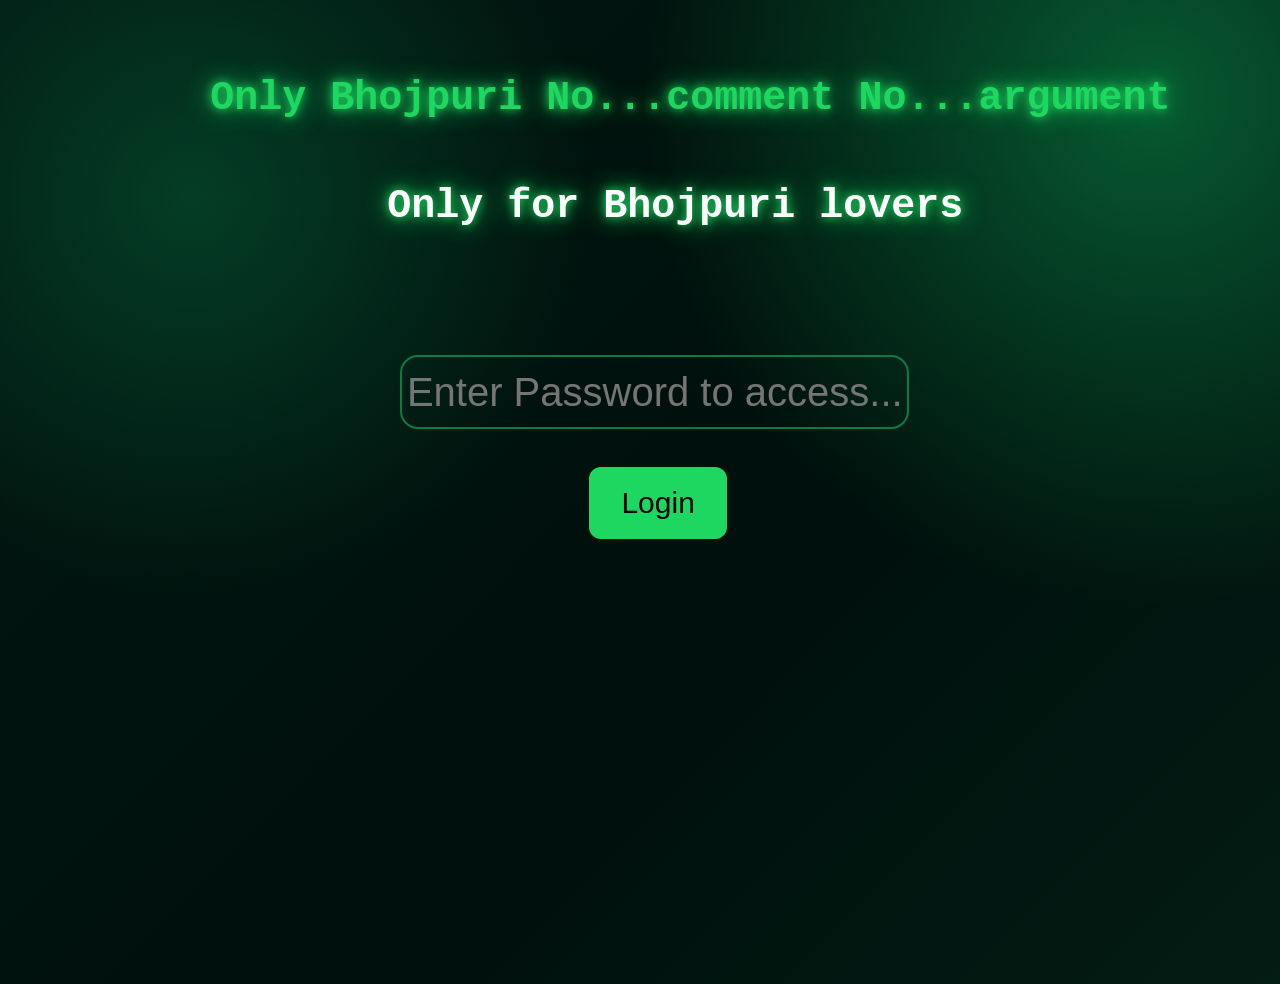
<file: log-bhojpuri.html>
<!DOCTYPE html>
<html lang="en">
<head>
    <meta charset="UTF-8">
    <meta name="viewport" content="width=device-width, initial-scale=1.0">
    <title>Private</title>
</head>
<style>
    
    body{
    min-height: 100vh;
    background:
        radial-gradient(circle at 15% 20%, #043d26 0%, transparent 30%),
        radial-gradient(circle at 90% 10%, #075a31 0%, transparent 35%),
        linear-gradient(135deg, #021711, #00100c 60%, #031c14);
    overflow: hidden;
    font-family: Arial, Helvetica, sans-serif;
    color: white;
    position: relative;
}   
    .input{
        height: 70px;
        width: 40%;
        border: 2px solid #0c7a43;
        display: flex;
        align-items: center;
        justify-content: space-around;
        margin-top: 10%;
        margin-left: 31%;
        border-radius: 18px;
        
    }
      .input:hover{
        border:2px solid #1ed760;
        transition: all ease-in-out 0.2s;
      }
    input{
        height: 95%;
        width: 98%;
        border: none;
        outline: none;
        background: transparent;
        font-size: 40px;
        color: #1ed760;
        /* font-family: 'Courier New', Courier, monospace; */

    }
     .oo{
        font-size: 40px;
        font-family: 'Courier New', Courier, monospace;
        font-weight: bold;
        margin-top: 6%;
        margin-left: 16%;
         text-shadow: 0 0 10px #1ed760,
        0 0 25px #1ed760;
        color: #1ed760;
        /* padding-top: 30%; */
    }
    .bp{
         font-size: 40px;
        font-family: 'Courier New', Courier, monospace;
        font-weight: bold;
        margin-top: 5%;
        margin-left: 30%;
        text-shadow: 0 0 10px #1ed760,
        0 0 25px #1ed760;
    }
    button{
        padding: 19px 32px;
        font-size: 30px;
        border-radius: 12px;
        border: none;
        background-color: #1ed760;
        cursor: pointer;
        margin-top: 3%;
        margin-left: 46%;
        outline: none;
    }
    button:hover{
        box-shadow: 0 0 10px #1ed760,
        0 0 22px #1ed760;
        transition: all ease-in-out 0.3s;
    }
    button:active{
        zoom: 97%;
        color: #1ed760;
        background-color: black;
        transition: all ease-in-out 0.0s;
    }
    #message{
       position: absolute;
         top:60%;
        font-size: 30px;
        margin-left: 43%;
        text-shadow: 0 0 20px white,
        0 0 40px black;
        background-color:white;
        padding: 5px 30px;
        display: none;
        border-radius: 19px;
    }

</style>
<body>
    <p id="message"></p>
     <div class="oo"><span class="c">Only Bhojpuri</span> <span class="no">No...</span>comment <span class="no">No...</span>argument</div>
    <div class="bp">Only for Bhojpuri lovers </div>
        <div class="input">
        <input type="password" placeholder="Enter Password to access......!!" id="ps">
        </div>
        <button id="btn">Login</button>
    </form>
    
    <script>
        const ms=document.getElementById('message');
        const btn=document.getElementById('btn');
        btn.addEventListener('click',function(event){
            event.preventDefault();
            const ps=document.getElementById("ps").value;
            if(ps==2007){
                ms.innerText="Login Successful";
                ms.style.color="#1ed760";
                ms.style.display="block";
                setTimeout(function(){
                    window.location.href="bhojpuri_vives.html"
                     ms.innerText="Login Successful";
                },1200)
            }
            else{
                  ms.innerText="Login Failed !!";
                ms.style.color="Red";
                ms.style.display="block";
                setTimeout(function(){
                    ms.innerText="";
                    ms.style.display="none";
                },700)
            }
        })
    </script>
</body>
</html>
</file>
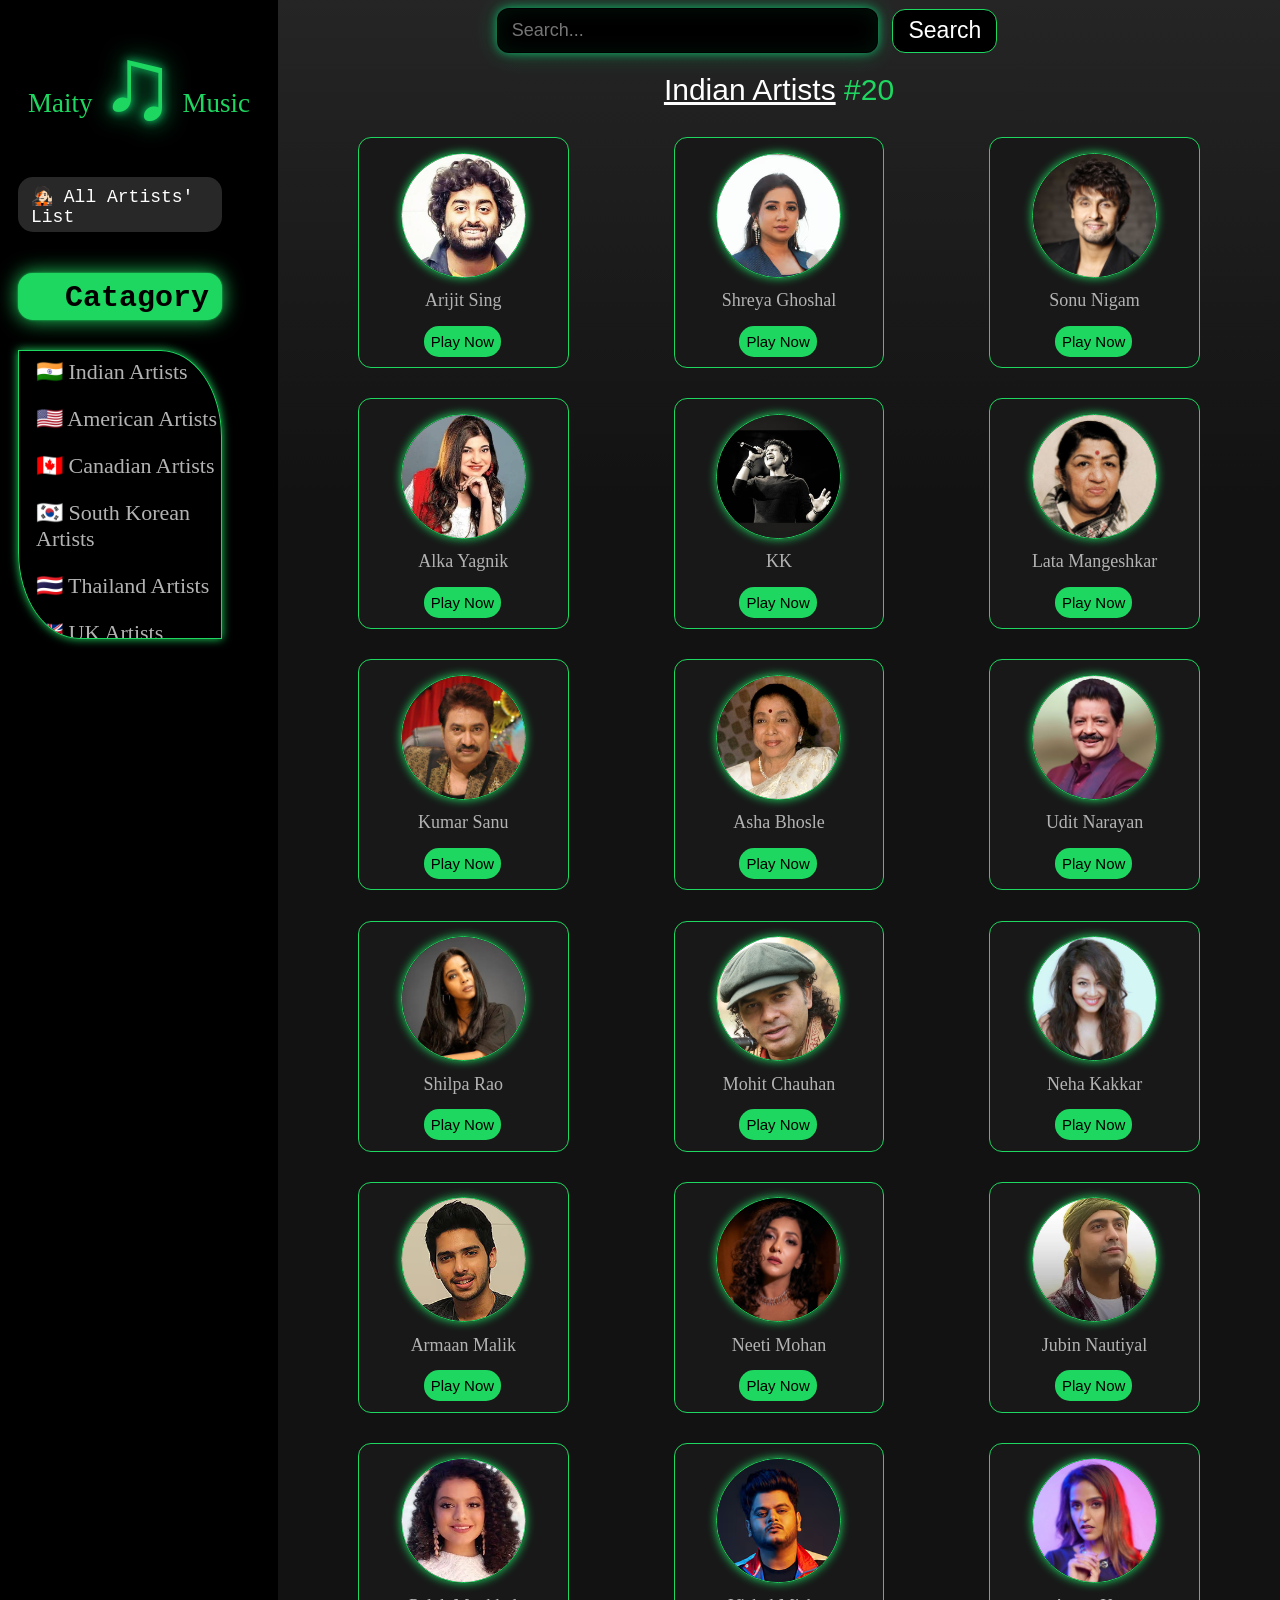
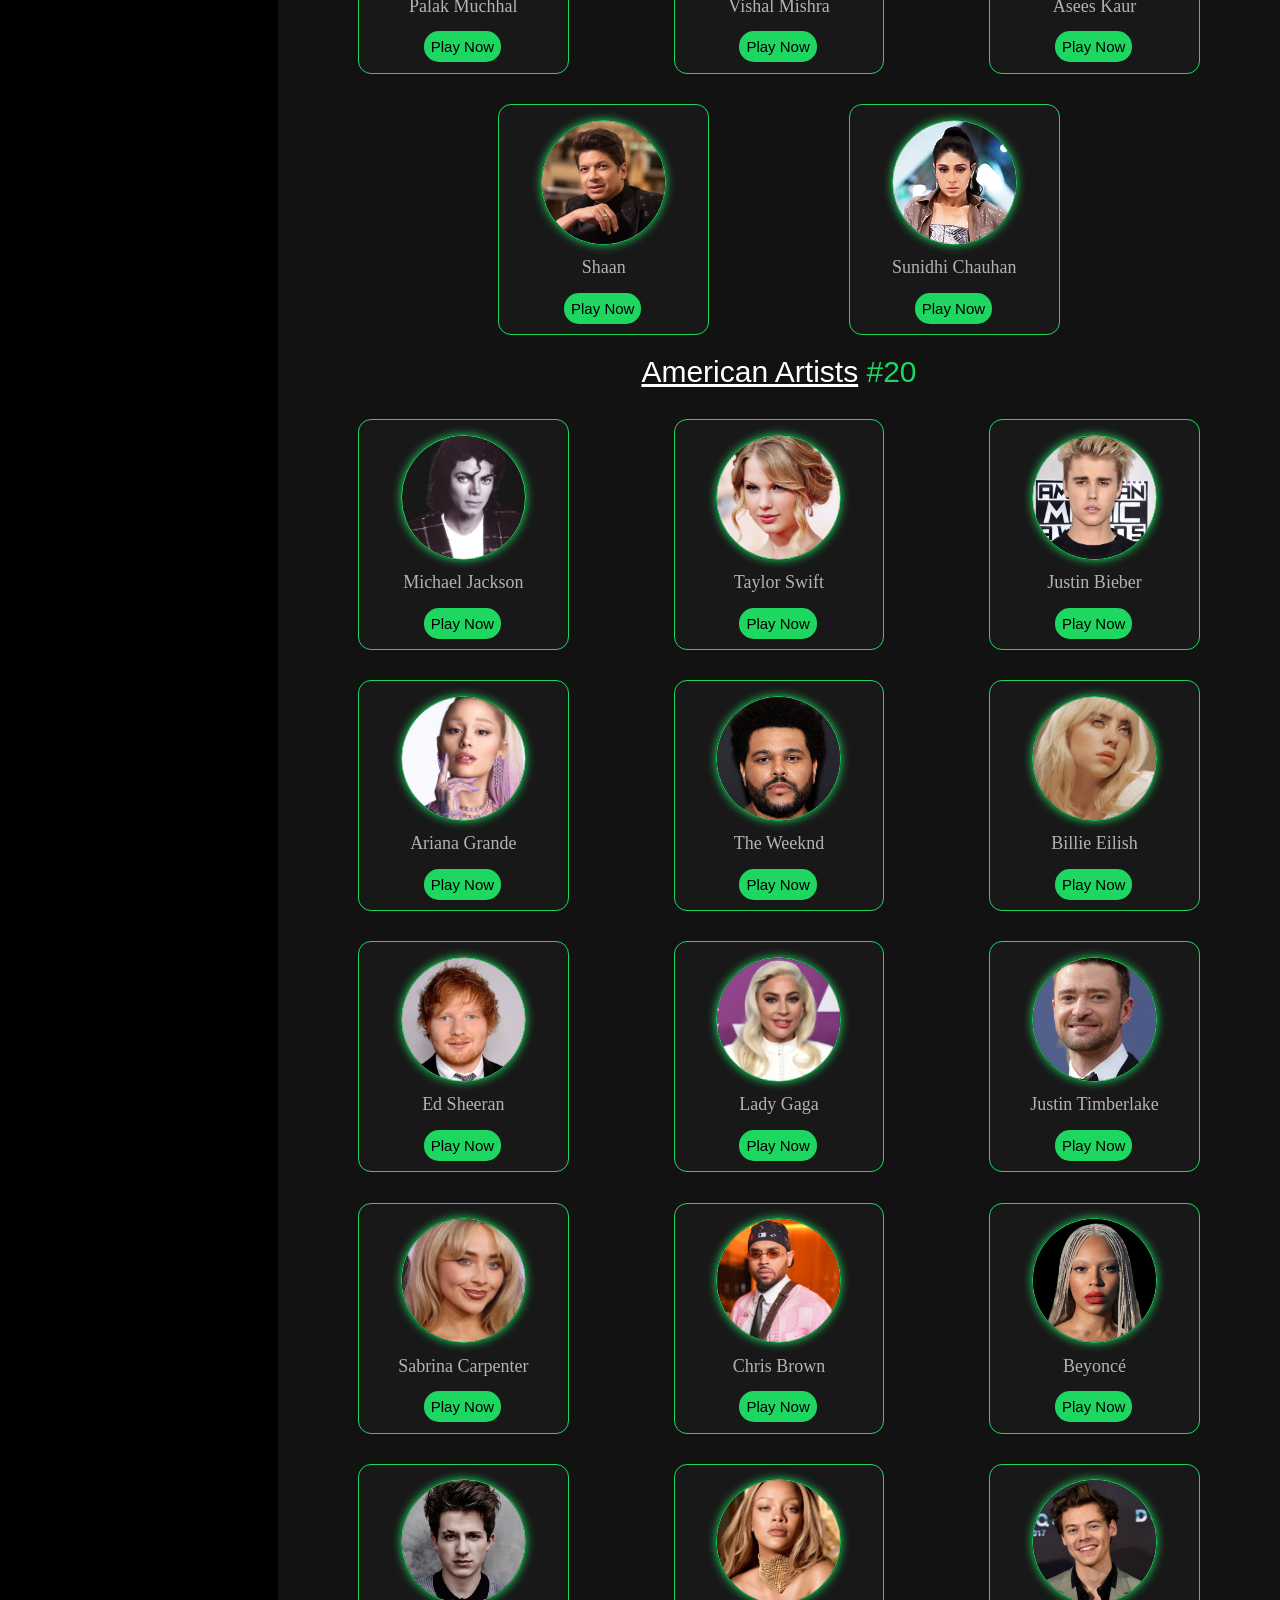
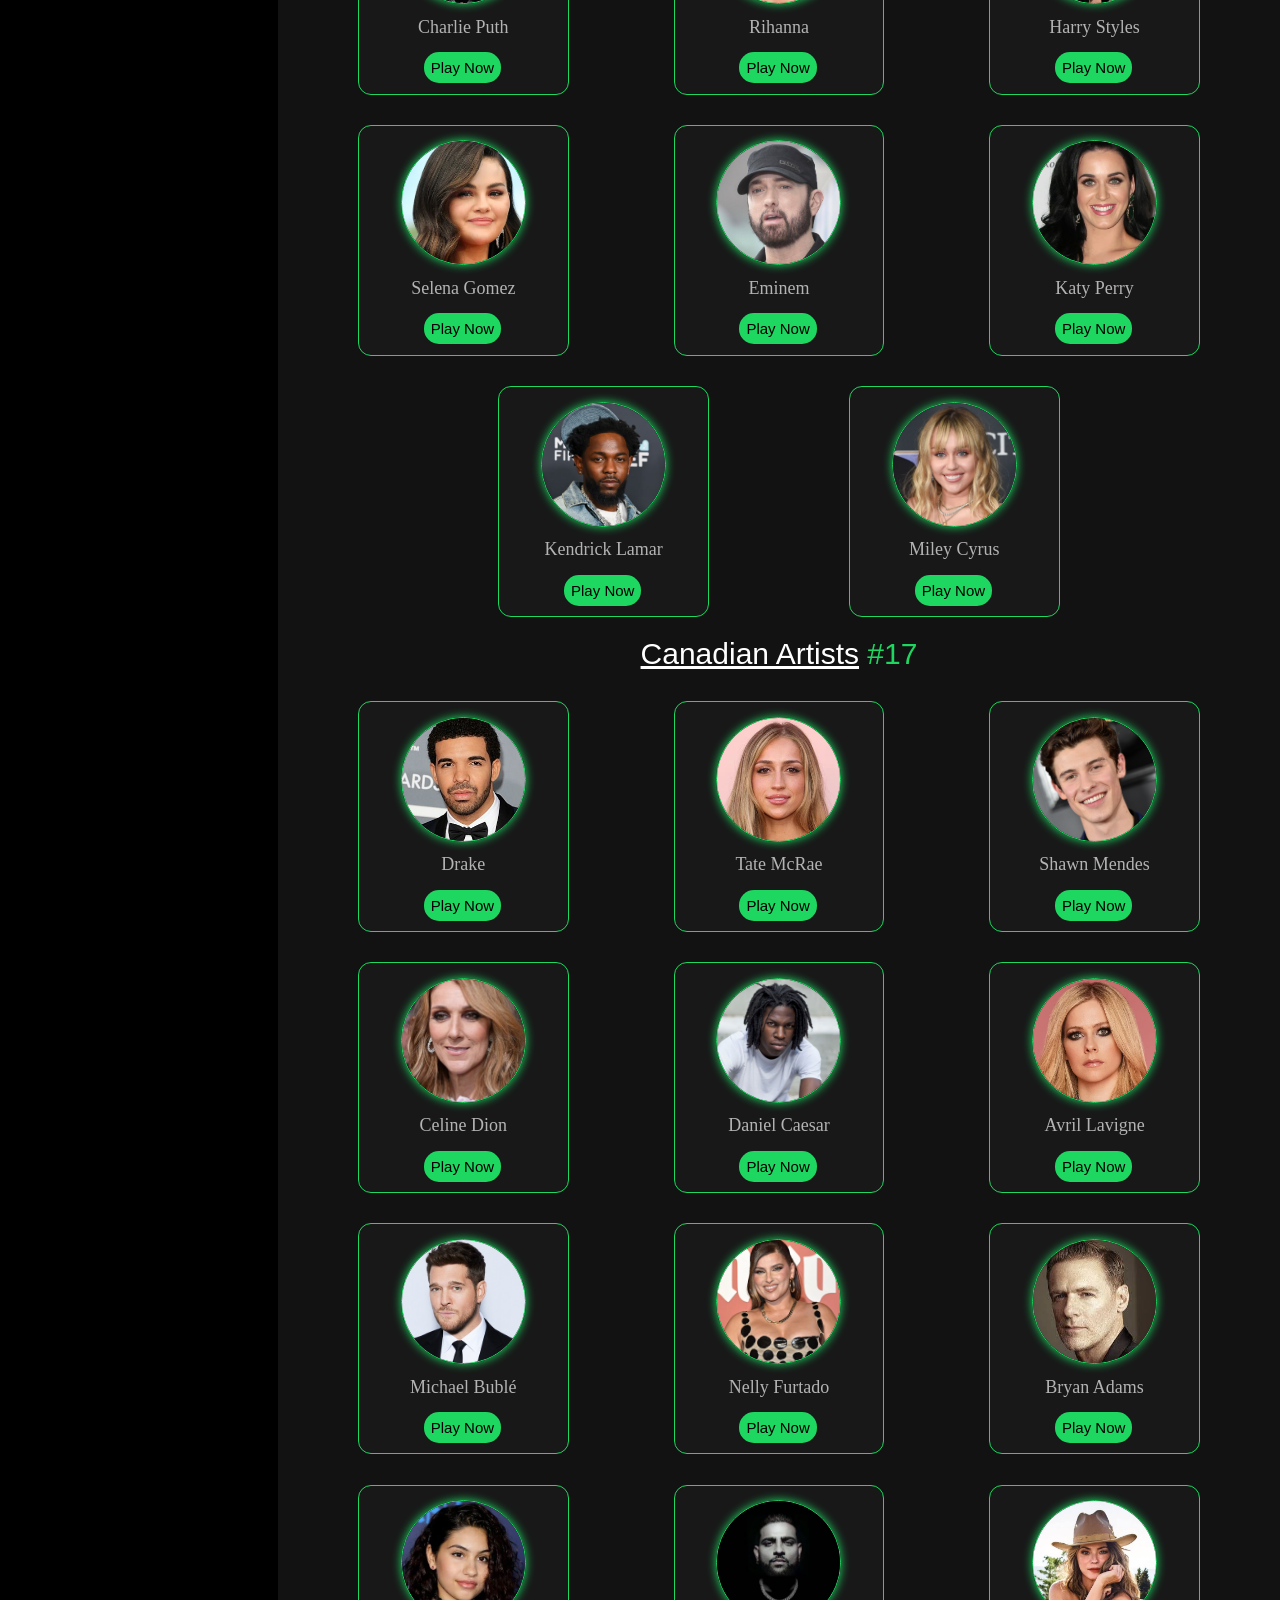
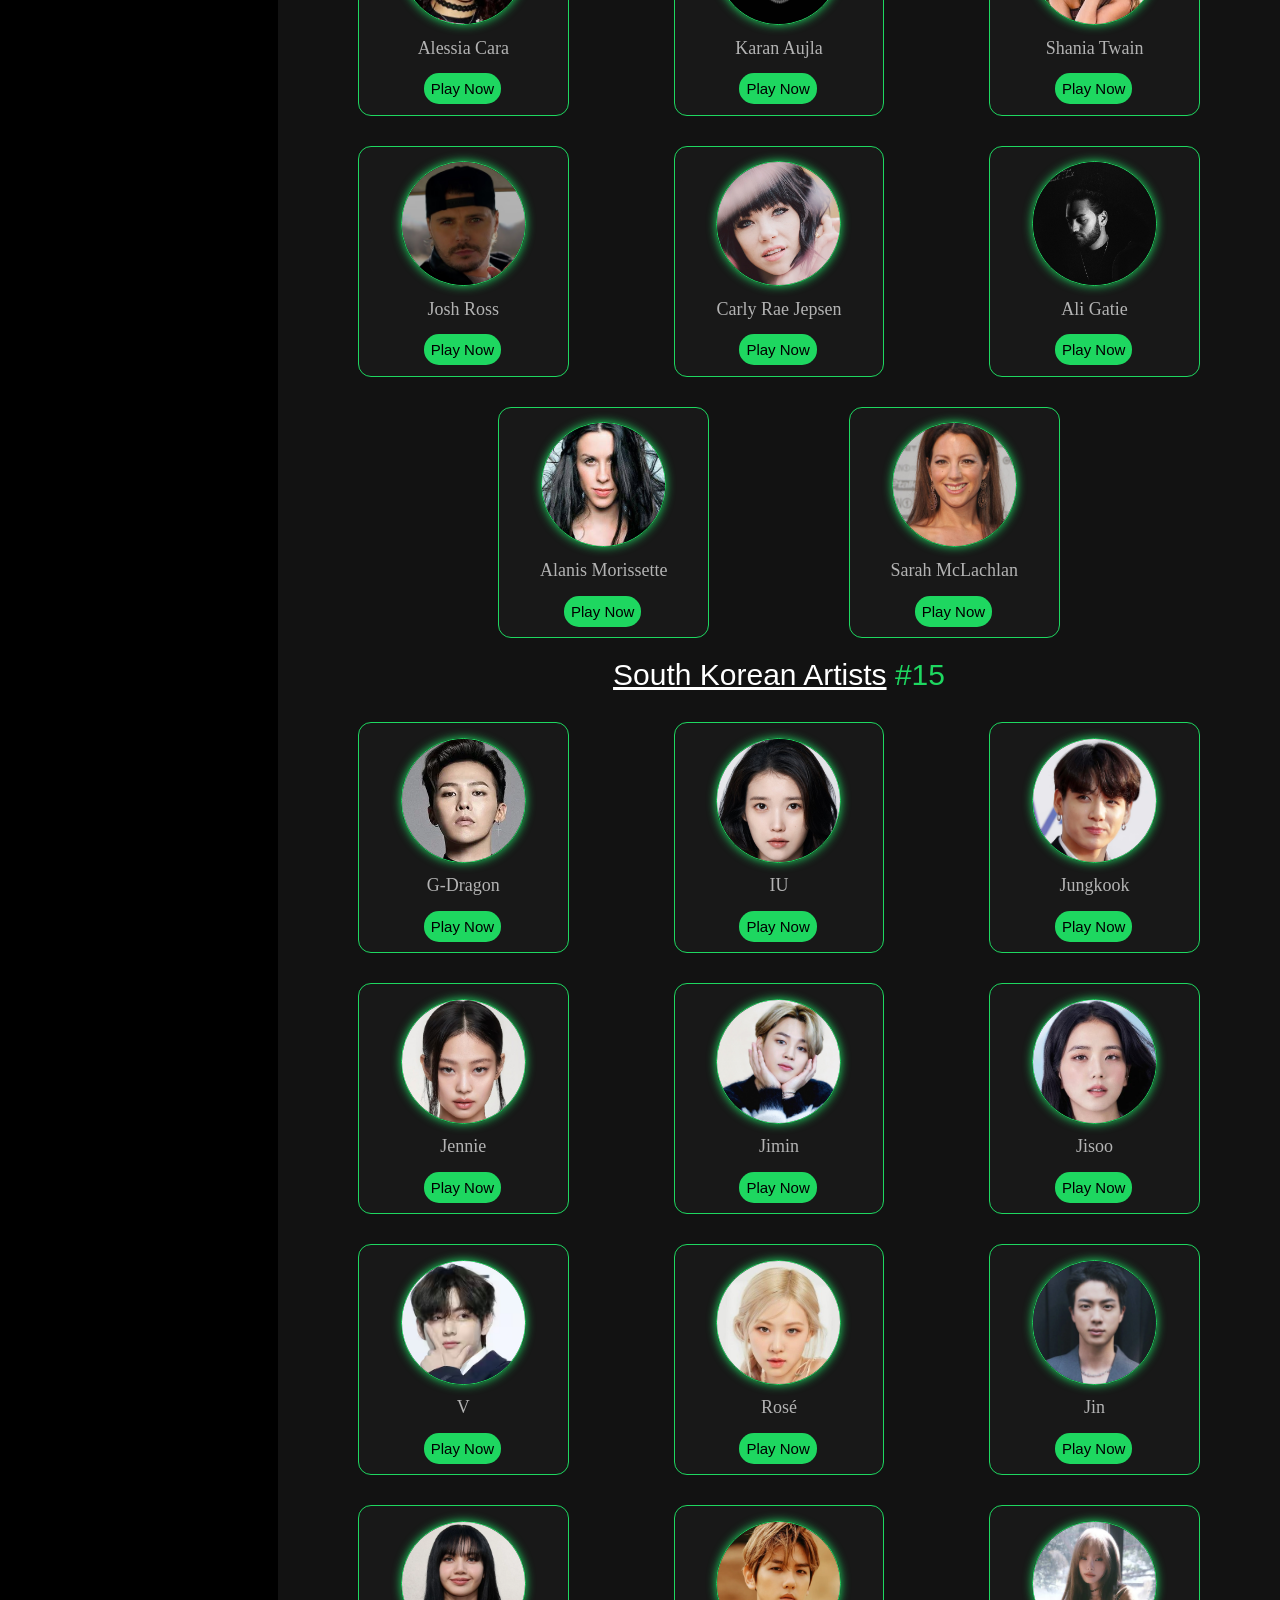
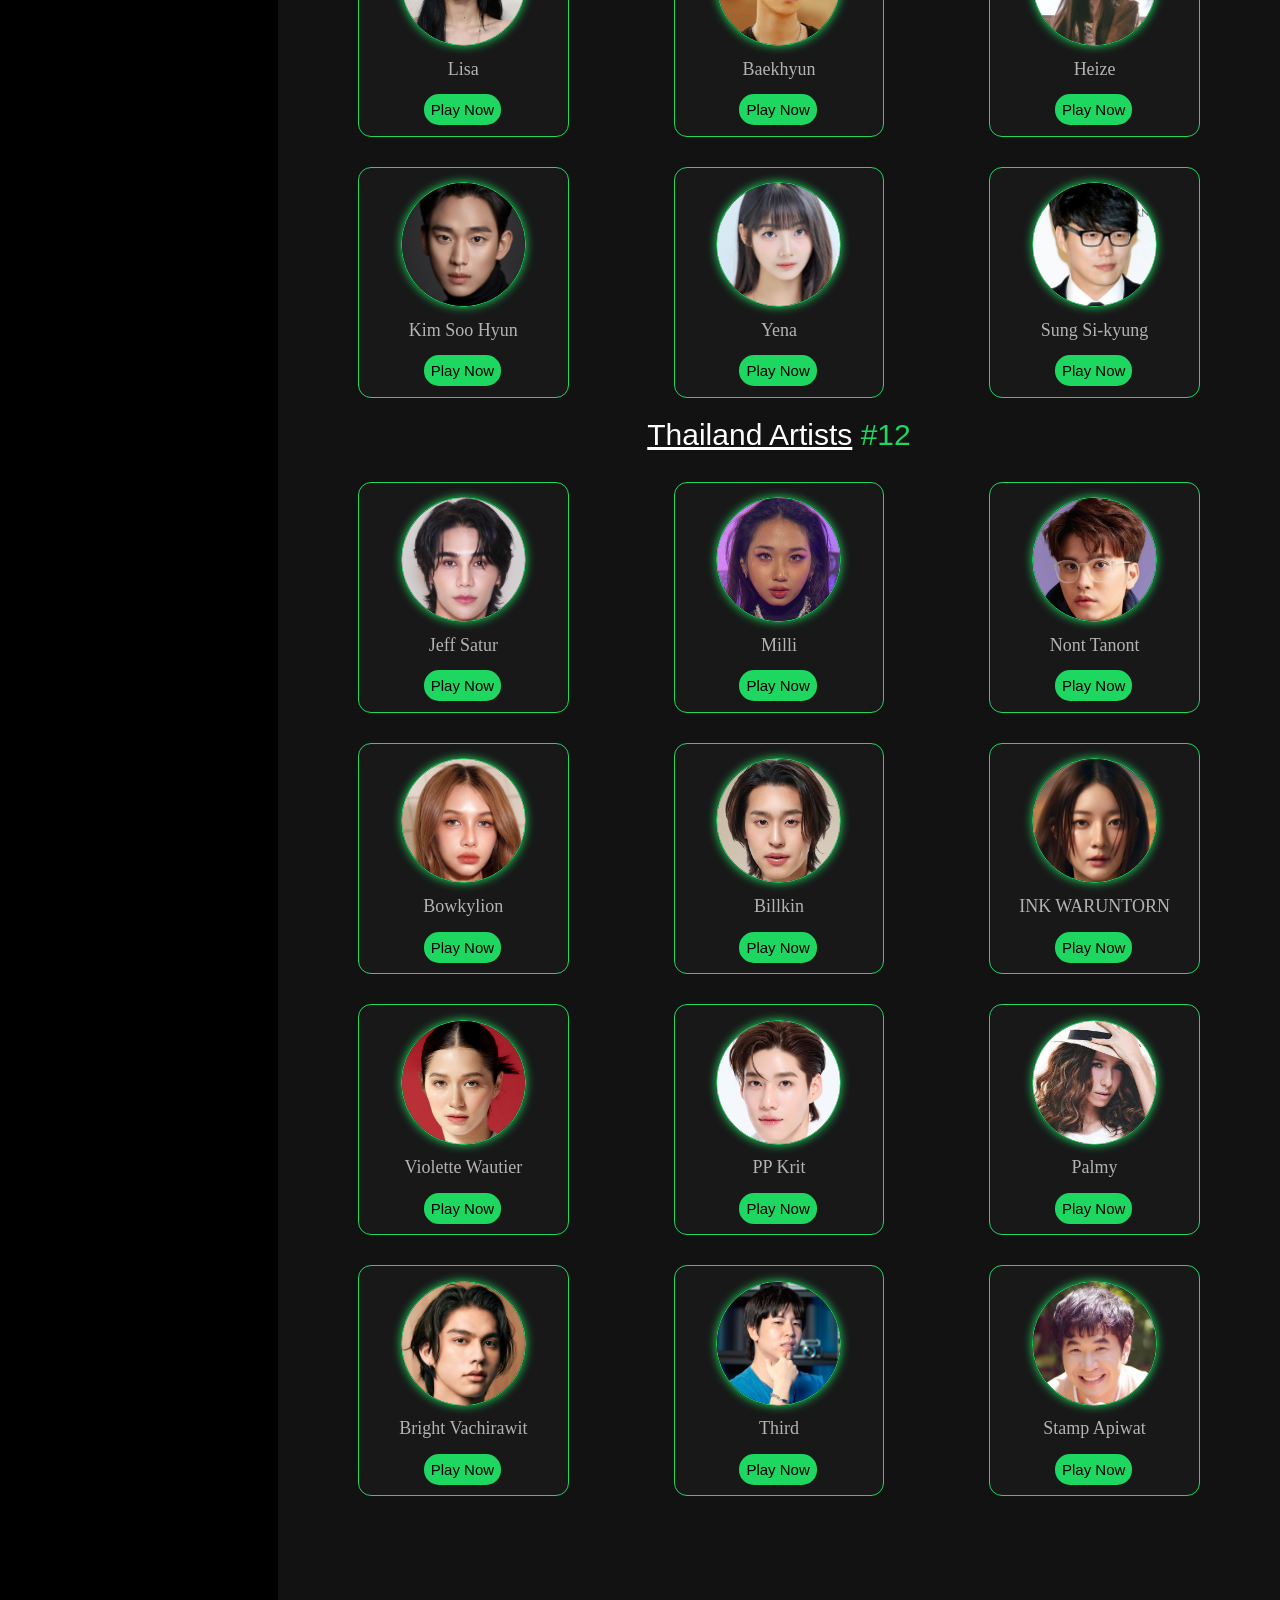
<file: M_Artist.html>
<!DOCTYPE html>
<html lang="en">
<head>
    <meta charset="UTF-8">
    <meta name="viewport" content="width=device-width, initial-scale=1.0">
    <title>Artists' List</title>
    <link rel="stylesheet" href="CSS/M_Artist.css">
    <script src="java script/M_Artist.js" defer></script>
    <link rel="apple-touch-icon" href="images/M-icon-512.png">
<link rel="icon" type="image/png" href="images/M-icon-512.png">

</head>
<body>
    <aside class="sb">
	<div class="logo"> Maity <sub class="s">♫</sub> Music</div>
	<nav>
		<a class="on" style="color: white;" href="">🧑🏻‍🎤 All Artists' List</a>
		<div  class="search"><b>Catagory</b></div>
		<!-- <a href="">📚 Your Library</a> -->
	</nav>
	 <div class="of">
        <div class="play-list">
        <!-- <h3>YOUR PLAYLIST</h3> -->
        <a href="#indian">🇮🇳 Indian Artists</a>
        <a href="#American"><span>🇺🇸</span> American Artists</a>
        <a href="#Canadian">🇨🇦 Canadian Artists</a>
        <a href="#Korea"><span>🇰🇷</span> South Korean Artists</a>
        <a href="#Thailand">🇹🇭 Thailand Artists</a>
         <a href="">🇬🇧 UK Artists</a>
        <a href=""><span>🇷🇺</span> Rusian Artists</a>
         <a href="">🇨🇳 Chinies Artists</a>
        <a href=""><span>🇯🇵</span> Japanies Artists</a>
        <a href="">🇹🇷 Turkiey</a>
        <a href=""><span>🇵🇭</span> Philippines</a>
        <a href="">🇧🇩 Bangladeshi Artists</a>
        <a href=""><span>🇵🇰</span> Pakistani Artists</a> 
       
        <!-- <a href="#American"><span>🇺🇸</span> American Artists</a>
        <a href="#Canadian">🇨🇦 Canadian Artists</a>
        <a href=""><span>🇰🇷</span> South Korean Artists</a>
        <a href="">🇧🇩 Bangladesh Artists</a>
        <a href=""><span>🇷🇺</span> Rusian Artists</a> -->
    </div>
    </div>
</aside>
            <!-- For Line  -->
<aside>
    <!-- <div class="color-line"></div> -->
</aside>
        <!-- Content Strats Form -->

        <main class="m">

            <div class="top-ser">
                <div class="sr">
        <form action="/search" method="get">
  <input type="search" id="site-search" name="q" placeholder="Search...">
  <button class="srcc" type="submit">Search</button>
  </form>
  </div>
            </div>
 <div class="country"id="indian"> <u>Indian Artists</u> <span class="number" id="num">#20</span></div>

            <div class="a-box" id="indian">
                        <!-- 1 -->
                        <a href="Indian Artist/AS_Songs.html" class="art">
                <div class="adb" id="">
                    <div class="alogo">
                        <img class="image" src="images/ari3.jpeg" alt="">
                    </div>
                    <div class="a-name" id="arijit">Arijit Sing</div>
                   <div class="flex">
                     <button class="btn" id="btn-arijit">Play Now</button>
                     <div class="ncount">#1</div>
                   </div>
                </div></a> 
                        <!-- 2 -->
                 <a href="Indian Artist/SG_Songs.html" class="art">
                   <div class="adb">
                    <div class="alogo">
                        <img class="image" src="images/sre1.avif" alt="">
                    </div>
                    <div class="a-name">Shreya Ghoshal</div>
                     <div class="flex">
                     <button class="btn" id="btn-sreya">Play Now</button>
                     <div class="ncount">#2</div>
                   </div>
                </div>
                 </a>
                        <!-- 3 -->
                 <a href="Indian Artist/sn_songs.html" class="art">
                   <div class="adb">
                    <div class="alogo">
                        <img class="image" src="images/sonu1.jpg" alt="">
                    </div>
                    <div class="a-name">Sonu Nigam</div>
                     <div class="flex">
                     <button class="btn" id="btn-sonu">Play Now</button>
                     <div class="ncount">#3</div>
                   </div>
                </div>
                 </a>
                
            </div>
                        <!-- Box 2 -->
             <div class="a-box">
                        <!-- 1 -->
               <a href="Indian Artist/ay_songs.html" class="art">
                 <div class="adb">
                    <div class="alogo">
                        <img class="image" src="images/alka2.jpeg" alt="">
                    </div>
                    <div class="a-name">Alka Yagnik</div>
                     <div class="flex">
                     <button class="btn" id="btn-aa">Play Now</button>
                     <div class="ncount">#4</div>
                   </div>
                </div>
               </a>
                        <!-- 2 -->
                  <a href="Indian Artist/kk_song.html" class="art">
                     <div class="adb">
                    <div class="alogo">
                        <img class="image" src="images/kk1.avif" alt="">
                    </div>
                    <div class="a-name">KK</div>
                     <div class="flex">
                     <button class="btn" id="btn-kk">Play Now</button>
                     <div class="ncount">#5</div>
                   </div>
                </div>
                  </a>
                        <!-- 3 -->
                 <a href="Indian Artist/lm_song.html" class="art">
                   <div class="adb">
                    <div class="alogo">
                        <img class="image" src="images/lata ji.jpg" alt="">
                    </div>
                    <div class="a-name">Lata Mangeshkar</div>
                     <div class="flex">
                     <button class="btn" id="btn-lm">Play Now</button>
                     <div class="ncount">#6</div>
                   </div>
                </div>
            </div>
                 </a>
                    <!-- Box3 -->
              <div class="a-box">
                        <!-- 1 -->
                <a href="Indian Artist/ks_songs.html" class="art">
                  <div class="adb">
                    <div class="alogo">
                        <img class="image" src="images/ksanu2.jpeg" alt="">
                    </div>
                    <div class="a-name">Kumar Sanu</div>
                      <div class="flex">
                     <button class="btn" id="btn-ks">Play Now</button>
                     <div class="ncount">#7</div>
                   </div>
                </div>
                </a>
                        <!-- 2 -->
                 <a href="Indian Artist/ab_song.html" class="art">
                   <div class="adb">
                    <div class="alogo">
                        <img class="image" src="images/asha3.jpg" alt="">
                    </div>
                    <div class="a-name" >Asha Bhosle</div>
                      <div class="flex">
                     <button class="btn">Play Now</button>
                     <div class="ncount">#8</div>
                   </div>
                </div>
                 </a>
                        <!-- 3 -->
                 <a href="Indian Artist/un_song.html" class="art">
                   <div class="adb">
                    <div class="alogo">
                        <img class="image" src="images/udit.jpg" alt="">
                    </div>
                    <div class="a-name">Udit Narayan</div>
                     <div class="flex">
                     <button class="btn">Play Now</button>
                     <div class="ncount">#9</div>
                   </div>
                </div>
                 </a>
                </div>
                                    <!-- Box4 -->
                      <div class="a-box">
                        <!-- 1 -->
              <a href="Indian Artist/sr_song.html" class="art">
                  <div class="adb">
                    <div class="alogo">
                        <img class="image" src="images/shilpa2.jpeg" alt="">
                    </div>
                    <div class="a-name">Shilpa Rao</div>
                     <div class="flex">
                     <button class="btn">Play Now</button>
                     <div class="ncount">#10</div>
                   </div>
                </div>
              </a>
                        <!-- 2 -->
                 <a href="Indian Artist/mc_song.html" class="art">
                   <div class="adb">
                    <div class="alogo">
                        <img class="image" src="images/mc.jpg" alt="">
                    </div>
                    <div class="a-name">Mohit Chauhan</div>
                      <div class="flex">
                     <button class="btn">Play Now</button>
                     <div class="ncount">#11</div>
                   </div>
                </div>
                 </a>
                        <!-- 3 -->
                 <a href="Indian Artist/nk_song.html" class="art">
                   <div class="adb">
                    <div class="alogo">
                        <img class="image" src="images/neha1.jpg" alt="">
                    </div>
                    <div class="a-name">Neha Kakkar</div>
                     <div class="flex">
                     <button class="btn">Play Now</button>
                     <div class="ncount">#12</div>
                   </div>
                </div> 
                 </a>
                </div>     
                            <!-- Box5 -->
                 <div class="a-box">
                        <!-- 1 -->
                <a href="Indian Artist/am_song.html" class="art">
                  <div class="adb">
                    <div class="alogo">
                        <img class="image" src="images/arman.avif" alt="">
                    </div>
                    <div class="a-name">Armaan Malik</div>
                     <div class="flex">
                     <button class="btn">Play Now</button>
                     <div class="ncount">#13</div>
                   </div>
                </div>
                </a>
                        <!-- 2 -->
                 <a href="Indian Artist/nm_song.html" class="art">
                   <div class="adb">
                    <div class="alogo">
                        <img class="image" src="images/neeti1.jpg" alt="">
                    </div>
                    <div class="a-name">Neeti Mohan</div>
                     <div class="flex">
                     <button class="btn">Play Now</button>
                     <div class="ncount">#14</div>
                   </div>
                </div>
                 </a>
                        <!-- 3 -->
                 <a href="Indian Artist/jn_song.html" class="art">
                   <div class="adb">
                    <div class="alogo">
                        <img class="image" src="images/jubin1.webp" alt="">
                    </div>
                    <div class="a-name">Jubin Nautiyal</div>
                     <div class="flex">
                     <button class="btn">Play Now</button>
                     <div class="ncount">#15</div>
                   </div>
                </div>  
                 </a>    
                </div>
                            <!-- Box6 -->
                          <div class="a-box">
                        <!-- 1 -->
               <a href="Indian Artist/pm_song.html" class="art">
                 <div class="adb">
                    <div class="alogo">
                        <img class="image" src="images/palak1.avif" alt="">
                    </div>
                    <div class="a-name">Palak Muchhal</div>
                      <div class="flex">
                     <button class="btn">Play Now</button>
                     <div class="ncount">#16</div>
                   </div>
                </div>
               </a>
                        <!-- 2 -->
                 <a href="Indian Artist/vm_song.html" class="art">
                   <div class="adb">
                    <div class="alogo">
                        <img class="image" src="images/vishal1.avif" alt="">
                    </div>
                    <div class="a-name">Vishal Mishra</div>
                     <div class="flex">
                     <button class="btn">Play Now</button>
                     <div class="ncount">#17</div>
                   </div>
                </div>
                 </a>
                        <!-- 3 -->
                  <a href="Indian Artist/ak_song.html" class="art">
                    <div class="adb">
                    <div class="alogo">
                        <img class="image" src="images/asees1.jpg" alt="">
                    </div>
                    <div class="a-name">Asees Kaur</div>
                     <div class="flex">
                     <button class="btn">Play Now</button>
                     <div class="ncount">#18</div>
                   </div>
                </div>     
                  </a> 
                </div>
                        <!-- Box-ultra7 -->
                           <div class="a-box1">
                        <!-- 1 -->
               <a href="Indian Artist/s_song.html" class="art">
                 <div class="adb">
                    <div class="alogo">
                        <img class="image" src="images/shan.jpg" alt="">
                    </div>
                    <div class="a-name">Shaan</div>
                     <div class="flex">
                     <button class="btn">Play Now</button>
                     <div class="ncount">#19</div>
                   </div>
                </div>
               </a>
                        <!-- 2 -->
                 <a href="Indian Artist/sc_song.html" class="art">
                   <div class="adb">
                    <div class="alogo">
                        <img class="image" src="images/sun3.avif" alt="">
                    </div>
                    <div class="a-name">Sunidhi Chauhan</div>
                     <div class="flex">
                     <button class="btn">Play Now</button>
                     <div class="ncount">#20</div>
                   </div>
                </div>
                 </a>
            </div>


                                <!-- American -->



            <div class="country"id="American"> <u>American Artists</u> <span class="number" id="num">#20</span></div>

            <div class="a-box" id="indian">
                        <!-- 1 -->
               <a href="" class="art">
                 <div class="adb">
                    <div class="alogo">
                        <img class="image" src="images/mj1.png" alt="">
                    </div>
                    <div class="a-name">Michael Jackson</div>
                   <div class="flex">
                     <button class="btn">Play Now</button>
                     <div class="ncount">#1</div>
                   </div>
                </div>
               </a>
                        <!-- 2 -->
                 <a href="" class="art">
                   <div class="adb">
                    <div class="alogo">
                        <img class="image" src="images/ts4.webp" alt="">
                    </div>
                    <div class="a-name">Taylor Swift</div>
                     <div class="flex">
                     <button class="btn">Play Now</button>
                     <div class="ncount">#2</div>
                   </div>
                </div>
                 </a>
                        <!-- 3 -->
                 <a href="" class="art">
                   <div class="adb">
                    <div class="alogo">
                        <img class="image" src="images/jb.webp" alt="">
                    </div>
                    <div class="a-name">Justin Bieber</div>
                     <div class="flex">
                     <button class="btn">Play Now</button>
                     <div class="ncount">#3</div>
                   </div>
                </div>
                 </a>
                
            </div>
                        <!-- Box 2 -->
             <div class="a-box">
                        <!-- 1 -->
                <a href="" class="art">
                  <div class="adb">
                    <div class="alogo">
                        <img class="image" src="images/ariana1.avif" alt="">
                    </div>
                    <div class="a-name">Ariana Grande</div>
                     <div class="flex">
                     <button class="btn">Play Now</button>
                     <div class="ncount">#4</div>
                   </div>
                </div>
                </a>
                        <!-- 2 -->
                 <a href="" class="art">
                   <div class="adb">
                    <div class="alogo">
                        <img class="image" src="images/tw2.avif" alt="">
                    </div>
                    <div class="a-name">The Weeknd</div>
                     <div class="flex">
                     <button class="btn">Play Now</button>
                     <div class="ncount">#5</div>
                   </div>
                </div>
                 </a>
                        <!-- 3 -->
                 <a href="" class="art">
                   <div class="adb">
                    <div class="alogo">
                        <img class="image" src="images/billi.jpeg" alt="">
                    </div>
                    <div class="a-name">Billie Eilish</div>
                     <div class="flex">
                     <button class="btn">Play Now</button>
                     <div class="ncount">#6</div>
                   </div>
                </div>
                 </a>
            </div>
                    <!-- Box3 -->
              <div class="a-box">
                        <!-- 1 -->
               <a href="" class="art">
                 <div class="adb">
                    <div class="alogo">
                        <img class="image" src="images/ed.jpg" alt="">
                    </div>
                    <div class="a-name">Ed Sheeran</div>
                      <div class="flex">
                     <button class="btn">Play Now</button>
                     <div class="ncount">#7</div>
                   </div>
                </div>
               </a>
                        <!-- 2 -->
                 <a href="" class="art">
                   <div class="adb">
                    <div class="alogo">
                        <img class="image" src="images/lady2.jpg" alt="">
                    </div>
                    <div class="a-name" >Lady Gaga</div>
                      <div class="flex">
                     <button class="btn">Play Now</button>
                     <div class="ncount">#8</div>
                   </div>
                </div>
                 </a>
                        <!-- 3 -->
                <a href="" class="art">
                    <div class="adb">
                    <div class="alogo">
                        <img class="image" src="images/jt1.jpg" alt="">
                    </div>
                    <div class="a-name">Justin Timberlake</div>
                     <div class="flex">
                     <button class="btn">Play Now</button>
                     <div class="ncount">#9</div>
                   </div>
                </div>
                </a>
                </div>
                                    <!-- Box4 -->
                      <div class="a-box">
                        <!-- 1 -->
                <a href="" class="art">
                  <div class="adb">
                    <div class="alogo">
                        <img class="image" src="images/sabrina1.jpg" alt="">
                    </div>
                    <div class="a-name">Sabrina Carpenter</div>
                     <div class="flex">
                     <button class="btn">Play Now</button>
                     <div class="ncount">#10</div>
                   </div>
                </div>
                </a>
                        <!-- 2 -->
                 <a href="" class="art">
                   <div class="adb">
                    <div class="alogo">
                        <img class="image" src="images/chris.avif" alt="">
                    </div>
                    <div class="a-name">Chris Brown</div>
                      <div class="flex">
                     <button class="btn">Play Now</button>
                     <div class="ncount">#11</div>
                   </div>
                </div>
                 </a>
                        <!-- 3 -->
                 <a href="" class="art">
                   <div class="adb">
                    <div class="alogo">
                        <img class="image" src="images/bey.jpg" alt="">
                    </div>
                    <div class="a-name">Beyoncé</div>
                     <div class="flex">
                     <button class="btn">Play Now</button>
                     <div class="ncount">#12</div>
                   </div>
                </div> 
                 </a>
                </div>     
                            <!-- Box5 -->
                 <div class="a-box">
                        <!-- 1 -->
               <a href="" class="art">
                 <div class="adb">
                    <div class="alogo">
                        <img class="image" src="images/charlie.webp" alt="">
                    </div>
                    <div class="a-name">Charlie Puth</div>
                     <div class="flex">
                     <button class="btn">Play Now</button>
                     <div class="ncount">#13</div>
                   </div>
                </div>
               </a>
                        <!-- 2 -->
                 <a href="" class="art">
                   <div class="adb">
                    <div class="alogo">
                        <img class="image" src="images/riha2.jpg" alt="">
                    </div>
                    <div class="a-name">Rihanna</div>
                     <div class="flex">
                     <button class="btn">Play Now</button>
                     <div class="ncount">#14</div>
                   </div>
                </div>
                 </a>
                        <!-- 3 -->
                  <a href="" class="art">
                    <div class="adb">
                    <div class="alogo">
                        <img class="image" src="images/harry1.jpg" alt="">
                    </div>
                    <div class="a-name">Harry Styles</div>
                     <div class="flex">
                     <button class="btn">Play Now</button>
                     <div class="ncount">#15</div>
                   </div>
                </div>    
                  </a>  
                </div>
                            <!-- Box6 -->
                          <div class="a-box">
                        <!-- 1 -->
               <a href="" class="art" class="art">
                 <div class="adb">
                    <div class="alogo">
                        <img class="image" src="images/salena1.webp" alt="">
                    </div>
                    <div class="a-name">Selena Gomez</div>
                      <div class="flex">
                     <button class="btn">Play Now</button>
                     <div class="ncount">#16</div>
                   </div>
                </div>
               </a>
                        <!-- 2 -->
                  <a href="art" class="art">
                    <div class="adb">
                    <div class="alogo">
                        <img class="image" src="images/emi.jpg" alt="">
                    </div>
                    <div class="a-name">Eminem</div>
                     <div class="flex">
                     <button class="btn">Play Now</button>
                     <div class="ncount">#17</div>
                   </div>
                </div>
                  </a>
                        <!-- 3 -->
                 <a href="" class="art">
                   <div class="adb">
                    <div class="alogo">
                        <img class="image" src="images/katy2.avif" alt="">
                    </div>
                    <div class="a-name">Katy Perry</div>
                     <div class="flex">
                     <button class="btn">Play Now</button>
                     <div class="ncount">#18</div>
                   </div>
                </div>   
                 </a>   
                </div>
                        <!-- Box-ultra7 -->
                           <div class="a-box1">
                        <!-- 1 -->
                <a href="" class="art">
                  <div class="adb">
                    <div class="alogo">
                        <img class="image" src="images/lamar.avif" alt="">
                    </div>
                    <div class="a-name">Kendrick Lamar</div>
                     <div class="flex">
                     <button class="btn">Play Now</button>
                     <div class="ncount">#19</div>
                   </div>
                </div>
                </a>
                        <!-- 2 -->
                  <a href="" class="art">
                    <div class="adb">
                    <div class="alogo">
                        <img class="image" src="images/mile.jpg" alt="">
                    </div>
                    <div class="a-name">Miley Cyrus</div>
                     <div class="flex">
                     <button class="btn">Play Now</button>
                     <div class="ncount">#20</div>
                   </div>
                </div>
                  </a>
            </div>



                                  <!-- Canadian -->


                 <div class="country"id="Canadian"> <u>Canadian Artists</u> <span class="number" id="num">#17</span></div>

            <div class="a-box" id="indian">
                        <!-- 1 -->
               <a href="" class="art">
                 <div class="adb">
                    <div class="alogo">
                        <img class="image" src="images/drake.jpg" alt="">
                    </div>
                    <div class="a-name">Drake</div>
                   <div class="flex">
                     <button class="btn">Play Now</button>
                     <div class="ncount">#1</div>
                   </div>
                </div>
               </a>
                        <!-- 2 -->
                 <a href="" class="art">
                   <div class="adb">
                    <div class="alogo">
                        <img class="image" src="images/tate.webp" alt="">
                    </div>
                    <div class="a-name">Tate McRae</div>
                     <div class="flex">
                     <button class="btn">Play Now</button>
                     <div class="ncount">#2</div>
                   </div>
                </div>
                 </a>
                        <!-- 3 -->
                 <a href="" class="art">
                   <div class="adb">
                    <div class="alogo">
                        <img class="image" src="images/shawan2.webp" alt="">
                    </div>
                    <div class="a-name">Shawn Mendes</div>
                     <div class="flex">
                     <button class="btn">Play Now</button>
                     <div class="ncount">#3</div>
                   </div>
                </div>
                 </a>
                
            </div>
                        <!-- Box 2 -->
             <div class="a-box">
                        <!-- 1 -->
                <a href="" class="art">
                  <div class="adb">
                    <div class="alogo">
                        <img class="image" src="images/celin1.jpg" alt="">
                    </div>
                    <div class="a-name">Celine Dion</div>
                     <div class="flex">
                     <button class="btn">Play Now</button>
                     <div class="ncount">#4</div>
                   </div>
                </div>
                </a>
                        <!-- 2 -->
                  <a href="" class="art">
                    <div class="adb">
                    <div class="alogo">
                        <img class="image" src="images/deni.jpg" alt="">
                    </div>
                    <div class="a-name">Daniel Caesar</div>
                     <div class="flex">
                     <button class="btn">Play Now</button>
                     <div class="ncount">#5</div>
                   </div>
                </div>
                  </a>
                        <!-- 3 -->
                  <a href="" class="art">
                    <div class="adb">
                    <div class="alogo">
                        <img class="image" src="images/avril.webp" alt="">
                    </div>
                    <div class="a-name">Avril Lavigne</div>
                     <div class="flex">
                     <button class="btn">Play Now</button>
                     <div class="ncount">#6</div>
                   </div>
                </div>
                  </a>
            </div>
                    <!-- Box3 -->
              <div class="a-box">
                        <!-- 1 -->
                <a href="" class="art">
                  <div class="adb">
                    <div class="alogo">
                        <img class="image" src="images/mb.jpg" alt="">
                    </div>
                    <div class="a-name">Michael Bublé</div>
                      <div class="flex">
                     <button class="btn">Play Now</button>
                     <div class="ncount">#7</div>
                   </div>
                </div>
                </a>
                        <!-- 2 -->
                  <a href="" class="art">
                    <div class="adb">
                    <div class="alogo">
                        <img class="image" src="images/nell.webp" alt="">
                    </div>
                    <div class="a-name">Nelly Furtado</div>
                      <div class="flex">
                     <button class="btn">Play Now</button>
                     <div class="ncount">#8</div>
                   </div>
                </div>
                  </a>
                        <!-- 3 -->
                <a href="" class="art">
                    <div class="adb">
                    <div class="alogo">
                        <img class="image" src="images/bryan.jpeg" alt="">
                    </div>
                    <div class="a-name">Bryan Adams</div>
                     <div class="flex">
                     <button class="btn">Play Now</button>
                     <div class="ncount">#9</div>
                   </div>
                </div>
                </a>
                </div>
                                    <!-- Box4 -->
                      <div class="a-box">
                        <!-- 1 -->
                <a href="" class="art">
                   <div class="adb">
                    <div class="alogo">
                        <img class="image" src="images/alisha.avif" alt="">
                    </div>
                    <div class="a-name">Alessia Cara</div>
                     <div class="flex">
                     <button class="btn">Play Now</button>
                     <div class="ncount">#10</div>
                   </div>
                </div>
                </a>
                        <!-- 2 -->
                 <a href="" class="art">
                   <div class="adb">
                    <div class="alogo">
                        <img class="image" src="images/karan2.jpg" alt="">
                    </div>
                    <div class="a-name">Karan Aujla</div>
                      <div class="flex">
                     <button class="btn">Play Now</button>
                     <div class="ncount">#11</div>
                   </div>
                </div>
                 </a>
                        <!-- 3 -->
                 <a href="" class="art">
                   <div class="adb">
                    <div class="alogo">
                        <img class="image" src="images/shania.jpeg" alt="">
                    </div>
                    <div class="a-name">Shania Twain</div>
                     <div class="flex">
                     <button class="btn">Play Now</button>
                     <div class="ncount">#12</div>
                   </div>
                </div> 
                 </a>
                </div>     
                            <!-- Box5 -->
                 <div class="a-box">
                        <!-- 1 -->
                <a href="" class="art"> 
                  <div class="adb">
                    <div class="alogo">
                        <img class="image" src="images/josh.avif" alt="">
                    </div>
                    <div class="a-name">Josh Ross</div>
                     <div class="flex">
                     <button class="btn">Play Now</button>
                     <div class="ncount">#13</div>
                   </div>
                </div>
                </a>
                        <!-- 2 -->
                  <a href="" class="art">
                    <div class="adb">
                    <div class="alogo">
                        <img class="image" src="images/jepsen.webp" alt="">
                    </div>
                    <div class="a-name">Carly Rae Jepsen</div>
                     <div class="flex">
                     <button class="btn">Play Now</button>
                     <div class="ncount">#14</div>
                   </div>
                </div>
                  </a>
                        <!-- 3 -->
                <a href="" class="art">
                    <div class="adb">
                    <div class="alogo">
                        <img class="image" src="images/ali1.jpg" alt="">
                    </div>
                    <div class="a-name">Ali Gatie</div>
                     <div class="flex">
                     <button class="btn">Play Now</button>
                     <div class="ncount">#15</div>
                   </div>
                </div>    
                </a>  
                </div>
                            <!-- Box6 -->
                         
                        <!-- Box-ultra7 -->
                           <div class="a-box1">
                        <!-- 1 -->
                <a href="" class="art">
                  <div class="adb">
                    <div class="alogo">
                        <img class="image" src="images/alini1.jpeg" alt="">
                    </div>
                    <div class="a-name">Alanis Morissette</div>
                     <div class="flex">
                     <button class="btn">Play Now</button>
                     <div class="ncount">#16</div>
                   </div>
                </div>
                </a>
                        <!-- 2 -->
                  <a href="" class="art">
                    <div class="adb">
                    <div class="alogo">
                        <img class="image" src="images/sara.jpg" alt="">
                    </div>
                    <div class="a-name">Sarah McLachlan</div>
                     <div class="flex">
                     <button class="btn">Play Now</button>
                     <div class="ncount">#17</div>
                   </div>
                </div>
                  </a>
            </div>


                    <!-- South Koraen Singer -->
                      <div class="country"id="Korea"> <u>South Korean Artists</u> <span class="number" id="num">#15</span></div>

            <div class="a-box" >
                        <!-- 1 -->
               <a href="" class="art">
                 <div class="adb">
                    <div class="alogo">
                        <img class="image" src="images/dragon.webp" alt="">
                    </div>
                    <div class="a-name">G-Dragon</div>
                   <div class="flex">
                     <button class="btn">Play Now</button>
                     <div class="ncount">#1</div>
                   </div>
                </div>
               </a>
                        <!-- 2 -->
                 <a href="" class="art">
                   <div class="adb">
                    <div class="alogo">
                        <img class="image" src="images/iu1.jpg" alt="">
                    </div>
                    <div class="a-name">IU</div>
                     <div class="flex">
                     <button class="btn">Play Now</button>
                     <div class="ncount">#2</div>
                   </div>
                </div>
                 </a>
                        <!-- 3 -->
                  <a href="" class="art">
                    <div class="adb">
                    <div class="alogo">
                        <img class="image" src="images/kook.webp" alt="">
                    </div>
                    <div class="a-name">Jungkook</div>
                     <div class="flex">
                     <button class="btn">Play Now</button>
                     <div class="ncount">#3</div>
                   </div>
                </div>
                  </a>
                
            </div>
                        <!-- Box 2 -->
             <div class="a-box">
                        <!-- 1 -->
               <a href="" class="art">
                 <div class="adb">
                    <div class="alogo">
                        <img class="image" src="images/jeni.jpg" alt="">
                    </div>
                    <div class="a-name">Jennie</div>
                     <div class="flex">
                     <button class="btn">Play Now</button>
                     <div class="ncount">#4</div>
                   </div>
                </div>
               </a>
                        <!-- 2 -->
                 <a href="" class="art">
                   <div class="adb">
                    <div class="alogo">
                        <img class="image" src="images/jimin7.jpg" alt="">
                    </div>
                    <div class="a-name">Jimin</div>
                     <div class="flex">
                     <button class="btn">Play Now</button>
                     <div class="ncount">#5</div>
                   </div>
                </div>
                 </a>
                        <!-- 3 -->
                  <a href="" class="art">
                    <div class="adb">
                    <div class="alogo">
                        <img class="image" src="images/jiso.jpg" alt="">
                    </div>
                    <div class="a-name">Jisoo</div>
                     <div class="flex">
                     <button class="btn">Play Now</button>
                     <div class="ncount">#6</div>
                   </div>
                </div>
                  </a>
            </div>
                    <!-- Box3 -->
              <div class="a-box">
                        <!-- 1 -->
              <a href="" class="art">
                  <div class="adb">
                    <div class="alogo">
                        <img class="image" src="images/v.avif" alt="">
                    </div>
                    <div class="a-name">V</div>
                      <div class="flex">
                     <button class="btn">Play Now</button>
                     <div class="ncount">#7</div>
                   </div>
                </div>
              </a>
                        <!-- 2 -->
                 <a href="" class="art">
                   <div class="adb">
                    <div class="alogo">
                        <img class="image" src="images/rose.jpg" alt="">
                    </div>
                    <div class="a-name">Rosé</div>
                      <div class="flex">
                     <button class="btn">Play Now</button>
                     <div class="ncount">#8</div>
                   </div>
                </div>
                 </a>
                        <!-- 3 -->
                 <a href="" class="art"> 
                   <div class="adb">
                    <div class="alogo">
                        <img class="image" src="images/jin1.webp" alt="">
                    </div>
                    <div class="a-name">Jin</div>
                     <div class="flex">
                     <button class="btn">Play Now</button>
                     <div class="ncount">#9</div>
                   </div>
                </div>
                 </a>
                </div>
                                    <!-- Box4 -->
                      <div class="a-box">
                        <!-- 1 -->
               <a href="" class="art">
                 <div class="adb">
                    <div class="alogo">
                        <img class="image" src="images/lisa2.webp" alt="">
                    </div>
                    <div class="a-name">Lisa</div>
                     <div class="flex">
                     <button class="btn">Play Now</button>
                     <div class="ncount">#10</div>
                   </div>
                </div>
               </a>
                        <!-- 2 -->
                 <a href="" class="art">
                   <div class="adb">
                    <div class="alogo">
                        <img class="image" src="images/be.webp" alt="">
                    </div>
                    <div class="a-name">Baekhyun</div>
                      <div class="flex">
                     <button class="btn">Play Now</button>
                     <div class="ncount">#11</div>
                   </div>
                </div>
                 </a>
                        <!-- 3 -->
                 <a href="" class="art">
                   <div class="adb">
                    <div class="alogo">
                        <img class="image" src="images/he.jpeg" alt="">
                    </div>
                    <div class="a-name">Heize</div>
                     <div class="flex">
                     <button class="btn">Play Now</button>
                     <div class="ncount">#12</div>
                   </div>
                </div> 
                 </a>
                </div>     
                            <!-- Box5 -->
                 <div class="a-box">
                        <!-- 1 -->
               <a href="" class="art">
                 <div class="adb">
                    <div class="alogo">
                        <img class="image" src="images/kim.jpg" alt="">
                    </div>
                    <div class="a-name">Kim Soo Hyun</div>
                     <div class="flex">
                     <button class="btn">Play Now</button>
                     <div class="ncount">#13</div>
                   </div>
                </div>
               </a>
                        <!-- 2 -->
                 <a href="" class="art">
                   <div class="adb">
                    <div class="alogo">
                        <img class="image" src="images/yena.webp" alt="">
                    </div>
                    <div class="a-name">Yena</div>
                     <div class="flex">
                     <button class="btn">Play Now</button>
                     <div class="ncount">#14</div>
                   </div>
                </div>
                 </a>
                        <!-- 3 -->
                 <a href="". class="art">
                   <div class="adb">
                    <div class="alogo">
                        <img class="image" src="images/si.jpg" alt="">
                    </div>
                    <div class="a-name">Sung Si-kyung</div>
                     <div class="flex">
                     <button class="btn">Play Now</button>
                     <div class="ncount">#15</div>
                   </div>
                </div>     
                 </a> 
                </div>
                          
            </div>

                <!-- Thailand Artists -->
                  <div class="country"id="Thailand"> <u>Thailand Artists</u> <span class="number" id="num">#12</span></div>

            <div class="a-box" >
                        <!-- 1 -->
               <a href="" class="art">
                 <div class="adb">
                    <div class="alogo">
                        <img class="image" src="images/js.jpg" alt="">
                    </div>
                    <div class="a-name">Jeff Satur</div>
                   <div class="flex">
                     <button class="btn">Play Now</button>
                     <div class="ncount">#1</div>
                   </div>
                </div>
               </a>
                        <!-- 2 -->
                 <a href="" class="art">
                   <div class="adb">
                    <div class="alogo">
                        <img class="image" src="images/mill.jpg" alt="">
                    </div>
                    <div class="a-name">Milli</div>
                     <div class="flex">
                     <button class="btn">Play Now</button>
                     <div class="ncount">#2</div>
                   </div>
                </div>
              </a>
                        <!-- 3 -->
                  <a href="" class="art">
                    <div class="adb">
                    <div class="alogo">
                        <img class="image" src="images/not.jpg" alt="">
                    </div>
                    <div class="a-name">Nont Tanont</div>
                     <div class="flex">
                     <button class="btn">Play Now</button>
                     <div class="ncount">#3</div>
                   </div>
                </div>
                  </a>
                
            </div>
                        <!-- Box 2 -->
             <div class="a-box">
                        <!-- 1 -->
               <a href="" class="art">
                 <div class="adb">
                    <div class="alogo">
                        <img class="image" src="images/bow.jpg" alt="">
                    </div>
                    <div class="a-name">Bowkylion</div>
                     <div class="flex">
                     <button class="btn">Play Now</button>
                     <div class="ncount">#4</div>
                   </div>
                </div>
               </a>
                        <!-- 2 -->
                  <a href="" class="art">
                    <div class="adb">
                    <div class="alogo">
                        <img class="image" src="images/bili.jpg" alt="">
                    </div>
                    <div class="a-name">Billkin</div>
                     <div class="flex">
                     <button class="btn">Play Now</button>
                     <div class="ncount">#5</div>
                   </div>
                </div>
                  </a>
                        <!-- 3 -->
                 <a href="". class="art">
                   <div class="adb">
                    <div class="alogo">
                        <img class="image" src="images/in.jpg" alt="">
                    </div>
                    <div class="a-name">INK WARUNTORN</div>
                     <div class="flex">
                     <button class="btn">Play Now</button>
                     <div class="ncount">#6</div>
                   </div>
                </div>
                 </a>
            </div>
                    <!-- Box3 -->
              <div class="a-box">
                        <!-- 1 -->
               <a href="" class="art">
                 <div class="adb">
                    <div class="alogo">
                        <img class="image" src="images/vi.jpg" alt="">
                    </div>
                    <div class="a-name">Violette Wautier</div>
                      <div class="flex">
                     <button class="btn">Play Now</button>
                     <div class="ncount">#7</div>
                   </div>
                </div>
               </a>
                        <!-- 2 -->
                  <a href="" class="art">
                    <div class="adb">
                    <div class="alogo">
                        <img class="image" src="images/pp.jpg" alt="">
                    </div>
                    <div class="a-name">PP Krit</div>
                      <div class="flex">
                     <button class="btn">Play Now</button>
                     <div class="ncount">#8</div>
                   </div>
                </div>
                  </a>
                        <!-- 3 -->
                 <a href="" class="art">
                   <div class="adb">
                    <div class="alogo">
                        <img class="image" src="images/pal.jpeg" alt="">
                    </div>
                    <div class="a-name">Palmy</div>
                     <div class="flex">
                     <button class="btn">Play Now</button>
                     <div class="ncount">#9</div>
                   </div>
                </div>
                 </a>
                </div>
                                    <!-- Box4 -->
                 <div class="a-box">
                        <!-- 1 -->
               <a href="" class="art">
                 <div class="adb">
                    <div class="alogo">
                        <img class="image" src="images/brii.jpg" alt="">
                    </div>
                    <div class="a-name">Bright Vachirawit</div>
                     <div class="flex">
                     <button class="btn">Play Now</button>
                     <div class="ncount">#10</div>
                   </div>
                </div>
               </a>
                        <!-- 2 -->
                 <a href="" class="art">
                   <div class="adb">
                    <div class="alogo">
                        <img class="image" src="images/thir.png" alt="">
                    </div>
                    <div class="a-name">Third</div>
                     <div class="flex">
                     <button class="btn">Play Now</button>
                     <div class="ncount">#11</div>
                   </div>
                </div>
                 </a>
                        <!-- 3 -->
                 <a href="" class="art">
                   <div class="adb">
                    <div class="alogo">
                        <img class="image" src="images/sa.jpg" alt="">
                    </div>
                    <div class="a-name">Stamp Apiwat</div>
                     <div class="flex">
                     <button class="btn">Play Now</button>
                     <div class="ncount">#12</div>
                   </div>
                </div>     
                 </a> 
                </div>
                          
            </div>
        </main>

  
</body>

</html>
</file>
<file: AS_Songs.css>
html{
    border: none !important;
    border-radius: 0 !important;
    height: auto !important;
    background-color: black !important;
}

html,
body{
    padding: 0;
    margin: 0;
    background-color: black;
    overflow-x: hidden;
    scrollbar-width: none;
    color: white;
    /* -webkit-user-select: none;
    -moz-user-select: none; */
    /* display: none; */

}
input,textarea{
    -webkit-user-select: text;
    user-select: text;
}
.sb{
		position: fixed;
		top: 0;
		left: 0;
		height: 100vh;
		width: 240px;
		background-color: rgba(0, 0, 0, 1.0);
		padding: 25px 18px;
        /* box-shadow: 0 0 0px #1ed760,
        0 0 19px #1ed760; */
	}
	.logo{
		color: #1ed760;
		font-size: 27px;
		margin-bottom: 25px;
		margin-left: 10px;

	}
    .s{
        font-size: 102px;
          text-shadow:
        0 0 10px #14e878,
        0 0 25px #14e878;
    }
	.ap{
        font-family: 'Courier New', Courier, monospace;
        font-size: 28px;
        font-weight: bold;
        animation: cc1 12s infinite;
    }
    @keyframes cc1{
        from{color: white;}
        to{color: #1ed760;}
    }
    .p-box{
        /* height: 48vh; */
        min-width: 100%;
       border: 1px solid #1ed760;
        margin-top: 10%;
        border-top-right-radius: 34%;
        border-bottom-left-radius: 36%;
        /* text-align: center; */
        cursor: pointer;
    }
    .p-box:hover{
         box-shadow: 0 0 10px #1ed760,
        0 0 5px #1ed760;
        transform: scale(1.03);
        transition: all ease-in-out 0.3s;
    }
    .image{
        height: 150px;
        width: 50%;
        margin-top: 10%;
        /* border: 1px solid red; */
        border-radius: 20px;
        margin-left: 22%;
        
    }
    img{
        height: 100%;
        width: 100%;
    }
    .s-name{
        font-size: 23px;
        padding: 10px 5px;
        font-family: 'Courier New', Courier, monospace;
		/* padding: 25px 18px; */
        background-color: #1ed760;
        height: auto;
        width: 70%;
        margin-left: 12%;
        color: black;
        font-weight: bold;
        margin-top: 14%;
        border-radius: 18px;
        text-align: center;
        animation: cc 12s infinite;
        
    }
    @keyframes cc{
        from{color: black;}
        to{color: white; background-color: black;
        box-shadow: 0 0 10px #1ed760,
        0 0 25px #1ed760;}
    }
    .st{
        font-size: 22px;
        text-align: center;
        margin-top: 10%;
        font-family: 'Courier New', Courier, monospace;
		color:  #b3b3b3;
        padding-bottom: 20%;
    }
    .m{
        height: auto;
        width: 82%;
        margin-left: 19%;
    background: #161616;
    
    }
    .bta{
        font-family: 'Courier New', Courier, monospace;
        color: #66e07a;
        margin-top: 28%;
        /* margin-left: 30%; */
        display: block;
        font-size: 23px;
        width: 100%;
        text-decoration: none;
        border: 1px solid #66e07a;
        padding: 6px 5px;
        border-radius: 20px;
    }
    .bta:hover{
        background-color: #1ed760;
        color: black;
        transition: all ease-in-out 0.4s;
        transform: translate(-5px);
    }
    .m-problem{
        width: 100%;
        height: 1px;
        border: none;
    }
    .pb{
        /* height: 28%; */
        width: 90%;
        margin-left: 5%;
        margin-top: 4%;
        /* border: 0.1px solid #1ed760; */
        border-radius: 20px;
        box-shadow: 0 0 10px #1ed760,
        0 0 12px #1ed760;
        display: flex;
        align-items: center;
    }
    .pb1{
        width: 34%;
        height: 100%;
        /* border: 1px solid yellow; */
        display: flex;
        align-items: center;
        justify-content: space-around;
        padding: 35px 0px;
    }
    .pp{
        height: 80%;
        width: 66%;
        /* border: 3px solid #1ed760; */
        border-radius: 50%;
        /* box-shadow: 0 0 10px #1ed760,
        0 0 24px #1ed760; */
    }
    .pp-img{
       height: 100%;
        width: 100%;
        border-radius: 50%;
    }
    img{
        height: 100%;
        width: 100%;
    }
    .pb2{
        height: 100%;
        width: 65%;
        /* border: 1px solid red; */
        padding: 20px 0px;
    }
    .p-name{
    font-family: cursive;
        font-size: 60px;
        font-style: italic;
        margin-top: 2%;
        color: #66e07a;
    }
    .ps{
     font-family: 'Courier New', Courier, monospace;
    margin-left: 1%;
	color:  #b3b3b3;
    font-size: 19px;
    }
    .bio{
        height: 23%;
        width: 100%;
        /* border: 1px solid red; */
        margin-top: 3%;
        display: flex;
        align-items: center;
     /* font-family: 'Courier New', Courier, monospace; */
    }
    .boi-box1{
        height: 90%;
        width: 15%;
        border: 1px solid  #2d7d3b;
        border-radius: 15%;
        background-color: black;
       
    }
    .number{
        font-size: 25px;
        font-weight: bold;
        margin-left: 10%;
        margin-top: 5%;
        color: #66e07a;
    }
    .sn{
        margin-left: 10%;
        color: #b3b3b3;
        font-size: 15px;
        margin-bottom: 3%;
    }
    .boi-box2{
        border: 1px solid #2d7d3b;
        width: 22%;
        height: 90%;
        margin-left: 4%;
        border-radius: 16px;
        background-color: black;
    }
    .boi-box3{
          border: 1px solid  #2d7d3b;
        width: 40%;
        height: 90%;
        margin-left: 4%;
        border-radius: 16px;
        background-color: black;
    }
    .play{
        /* height: 20%; */
        width: 100%;
        /* border: 1px solid skyblue; */
        display: flex;
        align-items: center;
        margin-top: 2.5%;

    }
    .play1{
        padding: 10px 20px;
        font-size: 22px;
        cursor: pointer;
        font-weight: bold;
        border-radius: 50px;
        background-color: #1ed760;
        border: none;
    }
    .play1:hover{
        transform: scale(1.04);
        transition: all ease-in-out 0.3s;
        box-shadow: 0 0 10px #14e878,
        0 0 23px #14e878;
    }
    .play1:active{
        color: #14e878;
        background-color: black;
        transition: all ease-in-out 0.0s;
    }
    .dot{
        font-size: 40px;
        margin-left: 3%;
        color: #14e878;
    }
    .dashbord{
          /* height: 35%; */
        width: 90%;
        margin-left: 5%;
        margin-top: 7%;
        /* border: 0.1px solid red; */
        border-radius: 20px;
        display: flex;
        align-items: center;
        justify-content: space-between;
    }
    .about{
       
        width: 41%;
        border: 1px solid #2d722d;
        border-radius: 7%;
    }
    .about:hover{
        transform: translateY(-7px);
        box-shadow: 0 0 10px #1ed760,
        0 0 23px #1ed760;
        transition: all ease-in-out 0.3s;
    }
     .ps-list:hover{
        transform: translateY(-13px);
        box-shadow: 0 0 10px #1ed760,
        0 0 23px #1ed760;
        transition: all ease-in-out 0.3s;
    }
    .ps-list{
         height: 370px;
        width: 55%;
        border-radius: 7%;
        border: 1px solid #2d722d;
    }
    .about-row{
        height: 38px;
        width: 100%;
        /* border: 1px solid white; */
        margin-top: 4%;
    }
    .about-btn{
        padding: 7px 20px;
        font-size: 21px;
        background-color:  #66e07a;
        width: 14%;
     font-family: 'Courier New', Courier, monospace;
        color: black;
        font-weight: bold;
        border-radius: 47px;
        margin-left: 4%;
        /* display: none; */
    }
    .about:hover .about-btn{
        margin-left: 37%;
        transition: all ease-in-out 0.9s;
    }
    .a-des1{
        /* height: 50%; */
        width: 94%;
        /* border: 1px solid red; */
        font-size: 18px;
        margin-top: 4.5%;
        margin-left: 5%;
    }
     .a-des{
        /* height: 50%; */
        width: 94%;
        /* border: 1px solid red; */
        font-size: 17px;
        margin-top: 2%;
        margin-left: 5%;
    }
    .detail{
        /* height: 20%; */
        width: 100%;
        /* border: 1px solid yellow; */
        margin-top: 5%;
     font-family: 'Courier New', Courier, monospace;
    }
    .row{
        height: 20%;
        width: 85%;
        margin-left: 5%;
        display: flex;
        align-items: center;
        justify-content: space-between;
        margin-top: 2%;
        /* border: 1px solid rebeccapurple; */
    }
    .border{
        width: 85.4%;
        margin-left: 5%;
        border: 0.7px solid #b3b3b3 ;
        margin-top: 2%;
    }
     .border1{
        width: 85.4%;
        margin-left: 5%;
        border: 0.7px solid #b3b3b3 ;
        margin-top: 2%;
        margin-bottom: 3%;
    }
    .row-d{
        color: #b3b3b3;
    }
    .psa{
        height: 10%;
        width: 100%;
        /* border: 1px solid red; */
        margin-top: 3%;
    }
    .ps-btn{
         padding: 7px 20px;
        font-size: 21px;
        background-color:  #66e07a;
        width: 34%;
      font-family: 'Courier New', Courier, monospace;
        color: black;
        font-weight: bold;
        border-radius: 47px;
        margin-left: 4%;
        text-align: center;
    }
    .a-s{
        height: 75%;
        width: 94%;
        /* border: 1px solid red; */
        margin-top: 4%;
        position: sticky;
        top: 0;
        left: 0;
        overflow-x: auto;
        margin-left: 5%;
    }
    .mbox{
        height: 33%;
        width: 100%;
        /* border: 1px solid yellowgreen; */
        display: flex;
        align-items: center;
    }
     .mbox-up{
        height: 35%;
        width: 100%;
        /* border: 1px solid yellowgreen; */
        display: flex;
        align-items: center;
        border-top-left-radius:20px;
        border-top-right-radius: 20px;
    }
    
    .mbox:hover,
    .mbox-up:hover{
        background: #282828;
        /* border: 0.1px solid #1ed760; */
    transition: all ease-in-out 0.2s;
    }
    .number-s{
        height: 100%;
        width: 10%;
        text-align: center;
        display: flex;
        align-items: center;
        justify-content: space-around;
        /* border: 1px solid skyblue; */
        font-size: 24px;
     font-family: 'Courier New', Courier, monospace;
    }
    .s-img{
        height: 78%;
        width: 13%;
        /* border: 1px solid red; */
        border-radius: 20%;
    }
    img{
        border-radius: 10%;
    }
    .s-proparty{
        width: 40%;
        /* border: 1px solid rgb(28, 174, 99); */
        height: 100%;
    }
    .upper{
        margin-top: 10%;
        margin-left: 5%;
        font-size: 21px;
        width: 140%;
    }
    .lower{
        margin-top: 2%;
     font-family: 'Courier New', Courier, monospace;
        color: #b3b3b3;
        margin-left: 5%;
    }
    .time{
        height: 100%;
        color: #b3b3b3;
        width: 5%;
        /* border: 1px solid white; */
     font-family: 'Courier New', Courier, monospace;
        display: flex;
        align-items: center;
        justify-content: space-around;
        margin-left: 8%;
    }
    .p-song{
          width: 39px;
    height: 39px;
    border-radius: 50%;
    border: none;
    background-color: #1ed768;
    margin-left: 6%;
    cursor: pointer;
    }
    .p-song:active{
    zoom: 92%;
}
.p-song:hover{
    box-shadow: 0 0 10px white,
    0 0 10px black;
    transform: scale(1.02);

    /* color: white; */
}
.ps-list:hover .ps-btn{
    margin-left: 30%;
    transition: all ease-in-out 0.9s;
}
.albums{
    height: 430px;
    width: 90%;
    margin-left: 5%;
    /* border: 1px solid red; */
    margin-top: 5%;
}
.album{
    /* height: ; */
    width: 100%;
    /* border: 1px solid blue; */
}
.underline{
    width: 7.5%;
    border: 1px solid #1ed760;
    height: 0.1px;
    margin-left: 1%;
}
.a-con{
    font-size: 23px;
     font-family: 'Courier New', Courier, monospace;
    font-weight: bold;
    margin-left: 1%;
}
.cards{
    height: 80%;
    width: 100%;
    /* border: 1px solid skyblue; */
    /* margin-top: 2%; */
     display: flex;
     align-items: center;
    overflow-x: auto;  
   /* scrollbar-width: none; */
    gap: 15px;
}
html,
 .card{
   height: 85%;
   border: 1px solid #8fe8ae; 
   border-radius: 20px;
   /* align-items: center; */
   flex: 0 0 20%;
   background-color: #161515;  
}
.card:hover{
    transform: translatey(-12px);
    transition: all ease-in-out 0.2s;
        background: #282828;
        box-shadow: 0 0 10px #1ed760,
        0 0 25px #1ed760;

}
.card1{
    margin-left: 3.4%;
}
.cimg{
    height: 60%;
    width: 80%;
    margin-top: 10%;
    margin-left: 10%;
    /* border: 1px solid #1ed760; */
    border-radius: 18px;
}
.df{
    width: 90%;
    /* margin-left: 10%; */
    height: 20%;
    margin-top: 10%;
    /* border: 1px solid red; */
    display: flex;

}
.a{
    width: 70%;
    /* border: 1px solid white; */
    text-align: center;
}
.an{
    /* font-size: 17px; */
    font-style: italic;
    font-weight: bold;
}
.ay{
    font-size: 15px;
     color: #b3b3b3;
     font-family: 'Courier New', Courier, monospace;
    margin-top: 3%;

}
.box-btn{
    height: auto;
    width: auto;
    /* border: 1px solid yellow; */
}
.cpb{
      width: 42px;
    height: 41px;
    border-radius: 50%;
    border: none;
    background-color: #1ed768;
    margin-left: 9%;
    cursor: pointer;
    margin-top: 4%;
    display: none;
    /* border: 1px solid red; */
}
.card:hover .cpb{
    display: inline-block;
}
.cpb:active{
    zoom: 95%;   
}
.card2{
    margin-left: 3%;
    margin-right: 2%;
}
.cpb:hover{
    transform: translateY(-3px);
    transition: all ease-in-out 0.1s;
    box-shadow: 0 0 5px white,
    0 0 10px white;
}
.award{
    height: 10%;
    /* width: 90%; */
    margin-left: 5%;
    border: 1px solid #161616;
}
.a-box1{
    height: auto;
    width: 95%;
    /* border: 1px solid red; */
    display: flex;
    align-items: center;
    margin-top: 1%;
    margin-left: 2%;
    margin-bottom: 5%;
    gap: 15px;
    position: sticky;
    top: 0;
    left: 0;
    overflow-x: auto;
    scrollbar-width: thin;
    padding-bottom: 2%;
}

.letter{
     font-family: 'Courier New', Courier, monospace;
    font-size: 20px;
    padding: 4px 15px;
    border: 1px solid #1ed760;
    border-radius: 20px;
    flex: 0 0 auto;
    scrollbar-width: none;
}
</file>
<file: CSS/bhojpuri_vives.css>
html,
body{
    padding: 0;
    margin: 0;
    background-color: black;
    overflow-x: hidden;
    scrollbar-width: none;
}
.sb{
		position: fixed;
		top: 0;
		left: 0;
		height: 100vh;
		width: 240px;
		background-color: rgba(0, 0, 0, 1.0);
		padding: 25px 18px;
         /* box-shadow:
        0 0 2px #14e878,
        0 0 10px #14e878; */
	}
	.logo{
		color: #1ed760;
		font-size: 27px;
		margin-bottom: 35px;
		margin-left: 10px;

	}
    .s{
        font-size: 102px;
          text-shadow:
        0 0 10px #14e878,
        0 0 25px #14e878;
    }
	.search,
    .on{
		display: block;
		text-decoration: none;
		color:  #b3b3b3;
        background-color: #726868;
        font-size: 25px;
        margin-bottom: 20px; 
        padding-top: 8px;
        padding-bottom: 5px;
        padding-left: 30px;
         border-radius: 15px;
        margin-bottom: 21px;
        /* margin-left: 13%; */
        /* width: 70%; */
        font-weight: bold;
        font-family: 'Courier New', Courier, monospace;
        
	}
    .search{
        cursor:default;
        /* margin-left: 50%; */
    }
     .imgg{
        height: 240px;
        width: 188px;
        margin-left: 9%;
        margin-top: 30%;
        margin-bottom: 20%;
        border: 1px solid white;
     }
     .on1{
        display: block;
		text-decoration: none;
		color: black;
        background-color: #1ed760;
        font-size: 25px;
        margin-bottom: 20px; 
        padding-top: 8px;
        padding-bottom: 5px;
        padding-left: 30px;
         border-radius: 15px;
        margin-bottom: 21px;
        /* margin-left: 13%; */
        /* width: 70%; */
        cursor:not-allowed;
        font-weight: bold;
        font-family: 'Courier New', Courier, monospace;
     }
    .on1:hover{
        color: #1ed760;
        background-color: black;
        box-shadow: 0 0 10px #1ed760,
        0 0 25px #1ed760;
    }
    .image{
        height: 100%;
        width: 100%;
    }
     main{
         margin-left: 278px;
        min-height: 700vh;
        padding-bottom: 110px;
         background: linear-gradient(
        #252525,
        #121212 500px
        );
        color: white;
    }
    .problem{
        width: 100%;
        border: 1px solid red;
        height: 0.1px;
        border: none;
    }
    .oo{
        font-size: 40px;
        font-family: 'Courier New', Courier, monospace;
        font-weight: bold;
        margin-top: 3%;
        margin-left: 10%;
    }
    marquee{
        behavior: alternate;
        direction: up;
        direction:"up";
    }
    .c{
         background: conic-gradient(
      #1ED760 0deg 90deg,
      #FFFFFF 90deg 180deg,
      #FFE600 180deg 270deg,
      #00C2FF 270deg 360deg
    );
    -webkit-background-clip: text;
    background-clip: text;
    -webkit-text-fill-color: transparent;
    color: transparent;
  
    }
    .no{
        color: red;
        text-shadow: 0 0 20px white,
        0 0 95px black;
    }
    .content{
        height: 40vh;
        width: 90%;
        margin-top: 3%;
        margin-left: 5%;
        /* border: 1px solid red; */
        display: flex;
        align-items: center;
        justify-content: space-between;
        margin-top: 4%;
    }
    .con{
        height: 100%;
        width: 49%;
        border: 1px solid #1ed760;
        border-radius: 7%;
       
    }
    .v{
        height: 100%;
        /* border: 1px solid yellow; */

    }
    .con:hover{
        transform: translateY(-9px); 
        box-shadow: 0 0 10px #1ed760,
        0 0 25px #1ed760;
        transition: all ease-in-out 0.3s;
        transform: scale(1.1);
        /* margin-right: 30%; */
    }
    iframe{
        height: 100%;
        width: 100%;
        border-radius: 17px;
        border-radius: 7.5%;

    }
    .d{
        font-size: 20px;
    }
</file>
<file: CSS/M_Artist.css>
/* =========================================================
   Maity Music - Artists' List (Responsive)
   Desktop + Tablet + Mobile (iPhone / Android)
   ========================================================= */

*,
*::before,
*::after {
    box-sizing: border-box;
}

html,
body {
    padding: 0;
    margin: 0;
    background-color: black;
    overflow-x: hidden;
    scrollbar-width: none;
    -webkit-text-size-adjust: 100%;
}

img {
    max-width: 100%;
    display: block;
}

/* ---------------- SIDEBAR (Desktop) ---------------- */
.sb {
    position: fixed;
    top: 0;
    left: 0;
    height: 100vh;
    width: 240px;
    background-color: #000;
    padding: 25px 18px;
    z-index: 100;
}

.logo {
    color: #1ed760;
    font-size: 27px;
    margin-bottom: 35px;
    margin-left: 10px;
    white-space: nowrap;
    animation:a 15s infinite ;
}
 @keyframes a{
    0%   { color: #1ed71e; }   /* neon green */
    14%  { color: #00e5ff; }   /* cyan */
    28%  { color: #3d8bff; }   /* blue */
    42%  { color: #b24dff; }   /* purple */
    49%  {color: rgb(195, 47, 47);}
    57%  { color: #ff3df2; }   /* pink */
    71%  { color: #ff9a3d; }   /* orange */
    85%  { color: #ffe83d; }   /* yellow */
    100% { color: #1ed71e; }   /* back to green */
}

.s {
    font-size: 102px;
    text-shadow: 0 0 10px #14e878, 0 0 25px #14e878;
    animation: ts 15s infinite;
}
 @keyframes ts{
    0%   { text-shadow:
        0 0 10px #14e878,
        0 0 25px #14e878; }   /* neon green */
    14%  {  text-shadow:
        0 0 10px #00e5ff,
        0 0 25px #00e5ff;}   /* cyan */
    28%  {  text-shadow:
        0 0 10px #3d8bff,
        0 0 25px #3d8bff;}   /* blue */
    42%  {  text-shadow:
        0 0 10px #b24dff,
        0 0 25px #b24dff; }   /* purple */
    49%  {text-shadow:
        0 0 10px rgb(195, 47, 47),
        0 0 25px rgb(195, 47, 47);}
    57%  {  text-shadow:
        0 0 10px #ff3df2,
        0 0 25px #ff3df2;}   /* pink */
    71%  { text-shadow:
        0 0 10px #ff9a3d,
        0 0 25px #ff9a3d; }   /* orange */
    85%  { text-shadow:
        0 0 10px #ffe83d,
        0 0 25px #ffe83d;}   /* yellow */
    100% {text-shadow:
        0 0 10px #1ed71e,
        0 0 25px #1ed71e; }   /* back to green */
}

.search,
.on {
    display: block;
    text-decoration: none;
    color: #b3b3b3;
    font-size: 18px;
    padding-top: 8px;
    padding-bottom: 5px;
    padding-left: 13px;
    border-radius: 15px;
    margin-bottom: 21px;
    font-family: 'Courier New', Courier, monospace;
}

.on {
    color: white;
    background: #282828;
}

.search {
    cursor: default;
    font-size: 30px;
    padding-left: 47px;
    background-color: #1ed760;
    color: black;
    box-shadow: 0 0 2px #1ed760, 0 0 20px #1ed760;
    margin-top: 20%;
}

.of {
    height: 34%;
    width: auto;
    border: 1px solid #1ed760;
    position: sticky;
    top: 0;
    left: 0;
    overflow-y: auto;
    border-top-right-radius: 30%;
    border-bottom-left-radius: 30%;
    margin-top: 15%;
    scrollbar-width: none;
    box-shadow: 0 0 10px #1ed760;
}

.of:hover {
    transform: scale(1.04);
    transition: all ease-in-out 0.3s;
}

.play-list a {
    display: block;
    text-decoration: none;
    padding: 8px 0 5px 17px;
    color: #b3b3b3;
    font-size: 22px;
    border-top-left-radius: 15px;
    border-bottom-right-radius: 15px;
    margin-bottom: 8px;
}

.play-list a:hover {
    color: white;
    background: #282828;
}

.color-line {
    border: 1px solid #1ed760;
    width: 0;
    height: 100vh;
    margin-left: 18.6%;
    position: fixed;
}

/* ---------------- MAIN ---------------- */
main {
    margin-left: 278px;
    min-height: auto;
    padding-bottom: 110px;
    background: linear-gradient(#252525, #121212 500px);
    color: white;
}

.top-ser {
    height: auto;
    width: 99.2%;
    display: flex;
    align-items: center;
    justify-content: space-around;
    padding-top: 8px;
}

.sr {
    margin-left: 86px;
    width: 60%;
}

.sr form {
    display: flex;
    align-items: center;
}

input {
    width: 64%;
    background-color: black;
    height: 45px;
    outline: none;
    border: 1px solid transparent;
    border-radius: 12px;
    color: white;
    font-size: 18px;
    padding: 0 14px;
    box-shadow:
        0 0 10px rgba(0, 255, 136, 0.6),
        0 0 25px rgba(0, 255, 136, 0.25),
        inset 0 0 20px rgba(0, 255, 136, 0.08);
}

input:hover {
    border: 1px solid skyblue;
}

.srcc {
    font-size: 23px;
    color: white;
    background-color: black;
    border: 1px solid #1ed760;
    padding: 7px 15px 8px;
    margin-top: 14px;
    border-radius: 13px;
    margin-left: 14px;
    cursor: pointer;
    margin-top: 0;
}

.srcc:hover {
    background-color: #1ed760;
    color: black;
    transition: all ease-in-out 0.2s;
}

.country {
    width: 100%;
    text-align: center;
    font-size: 30px;
    margin-top: 2%;
    animation: cun 7s infinite;
    font-family: 'Gill Sans', 'Gill Sans MT', Calibri, 'Trebuchet MS', sans-serif;
    cursor: default;
    scroll-margin-top: 20px;
}

@keyframes cun {
    from { color: white; }
    to   { color: #1ed760; }
}

.number {
    color: #1ed760;
    animation: num 7s infinite;
}

@keyframes num {
    to {
        color: white;
        text-shadow: 0 0 40px #1ed760, 0 0 5px #1ed760;
    }
}

/* ---------------- ARTIST CARDS ---------------- */
.a-box {
    width: 84%;
    display: flex;
    align-items: center;
    justify-content: space-between;
    margin-top: 3%;
    margin-left: 8%;
}

.a-box1 {
    width: 84%;
    display: flex;
    align-items: center;
    justify-content: space-evenly;
    margin-top: 3%;
    margin-left: 8%;
}

.art {
    width: 25%;
    text-decoration: none;
}

.adb {
    position: relative;
    height: auto;
    width: 100%;
    border: 0.1px solid #1ed760;
    background: #181818;
    border-radius: 13px;
}

.alogo {
    height: 160px;
    width: 60%;
    border: 1px solid #1ed760;
    box-shadow: 0 0 10px #1ed760;
    border-radius: 50%;
    margin-top: 7%;
    margin-left: 20%;
}

.image {
    height: 100%;
    width: 100%;
    border-radius: 50%;
    object-fit: cover;
}

.a-name {
    font-family: cursive;
    color: #b3b3b3;
    margin-top: 6%;
    font-size: 20px;
    text-align: center;
}

.flex {
    display: flex;
    align-items: center;
}

.ncount {
    margin-left: 11%;
    font-size: 20px;
    color: #b3b3b3;
    font-family: "Bebas Neue", sans-serif;
    display: none;
    cursor: default;
}

.adb:hover .ncount {
    display: inline-block;
}

.ncount:hover {
    color: white;
    transition: all ease-in-out 0.2s;
}

.btn {
    padding: 7px;
    margin-top: 7%;
    font-size: 17px;
    margin-left: 31%;
    margin-bottom: 5%;
    background-color: #1ed760;
    border: none;
    color: black;
    border-radius: 15px;
    cursor: pointer;
}

.btn:active {
    color: #1ed760;
    background-color: black;
}

.btn:hover {
    box-shadow: 0 0 10px #1ed760;
    transform: scale(1.06);
    transition: all ease-in-out 0.2s;
}

.adb:hover {
    transform: translateY(-9px);
    transition: all ease-in-out 0.3s;
    background: #282828;
    box-shadow: 0 0 10px #1ed760;
}

.adb:hover .alogo {
    box-shadow: none;
}

.adb:hover .a-name {
    color: white;
    text-shadow: 0 0 10px #1ed760;
}

/* =========================================================
   LARGE LAPTOP / SMALL DESKTOP  (<= 1280px)
   ========================================================= */
@media (max-width: 1280px) {
    .alogo { height: auto; aspect-ratio: 1 / 1; }
    .a-name { font-size: 18px; }
    .btn { font-size: 15px; }
    .sr { margin-left: 40px; }
}

/* =========================================================
   TABLET  (<= 1024px)  - iPad, Android tablets
   Sidebar slim, cards 3 per row
   ========================================================= */
@media (max-width: 1024px) {
    .sb {
        width: 200px;
        padding: 20px 12px;
    }

    .logo { font-size: 21px; margin-left: 4px; margin-bottom: 25px; }
    .s { font-size: 70px; }

    .on { font-size: 15px; padding-left: 10px; }
    .search { font-size: 22px; padding-left: 30px; margin-top: 15%; }
    .of { height: 40%; margin-top: 12%; }
    .play-list a { font-size: 17px; padding-left: 12px; }

    main { margin-left: 200px; padding-bottom: 60px; }

    .top-ser { width: 100%; }
    .sr { margin-left: 0; width: 90%; }
    input { width: 70%; }
    .srcc { font-size: 18px; }

    .country { font-size: 26px; margin-top: 5%; }

    .a-box,
    .a-box1 {
        width: 92%;
        margin-left: 4%;
        gap: 14px;
    }

    .art { width: 31%; }
    .a-box1 { justify-content: center; }

    .btn { margin-left: 0; margin-right: 0; }
    .flex { justify-content: center; flex-wrap: wrap; }
    .ncount { margin-left: 8px; }
}

/* =========================================================
   MOBILE / SMALL TABLET (<= 768px)
   Sidebar becomes a top bar with horizontal category chips
   ========================================================= */
@media (max-width: 768px) {

    /* ---- Top bar ---- */
    .sb {
        position: sticky;
        top: 0;
        left: 0;
        height: auto;
        width: 100%;
        padding: 10px 12px 12px;
        background: #000;
        border-bottom: 1px solid #1ed760;
        box-shadow: 0 2px 14px rgba(30, 215, 96, 0.35);
    }

    .logo {
        font-size: 20px;
        margin: 0 0 8px 2px;
        line-height: 1.1;
    }

    .s { font-size: 40px; }

    /* hide big "Catagory" label, keep All Artists link compact */
    .sb nav {
        display: flex;
        align-items: center;
        gap: 8px;
    }

    .on {
        font-size: 14px;
        padding: 7px 12px;
        margin: 0 0 8px;
        border-radius: 999px;
        white-space: nowrap;
    }

    .search { display: none; }

    /* ---- Category chips (horizontal scroll) ---- */
    .of {
        position: static;
        height: auto;
        width: 100%;
        margin: 0;
        border: none;
        border-radius: 0;
        box-shadow: none;
        overflow-x: auto;
        overflow-y: hidden;
        -webkit-overflow-scrolling: touch;
    }

    .of:hover { transform: none; }

    .play-list {
        display: flex;
        flex-wrap: nowrap;
        gap: 8px;
        padding-bottom: 2px;
    }

    .play-list a {
        flex: 0 0 auto;
        white-space: nowrap;
        font-size: 14px;
        padding: 8px 14px;
        margin: 0;
        border: 1px solid #1ed760;
        border-radius: 999px;
        color: #d0d0d0;
    }

    .play-list a:hover,
    .play-list a:active {
        background: #1ed760;
        color: #000;
    }

    /* ---- Main ---- */
    main {
        margin-left: 0;
        padding: 0 0 50px;
    }

    .top-ser {
        width: 100%;
        padding: 14px 12px 4px;
    }

    .sr {
        margin: 0;
        width: 100%;
    }

    .sr form {
        display: flex;
        width: 100%;
        gap: 8px;
    }

    input {
        flex: 1;
        width: auto;
        min-width: 0;
        height: 42px;
        font-size: 16px; /* stops iPhone auto-zoom */
    }

    .srcc {
        font-size: 16px;
        margin: 0;
        padding: 0 16px;
        height: 42px;
    }

    .country {
        font-size: 22px;
        margin-top: 28px;
        padding: 0 10px;
    }

    /* ---- Cards: 2 per row ---- */
    .a-box,
    .a-box1 {
        display: grid;
        grid-template-columns: repeat(2, 1fr);
        gap: 12px;
        width: 100%;
        margin: 14px 0 0;
        padding: 0 12px;
    }

    .art { width: 100%; }

    .alogo {
        width: 64%;
        height: auto;
        aspect-ratio: 1 / 1;
        margin: 14px auto 0;
    }

    .a-name {
        font-size: 16px;
        margin-top: 10px;
        padding: 0 6px;
    }

    .flex {
        justify-content: center;
        padding-bottom: 12px;
    }

    .btn {
        margin: 10px 0 0;
        font-size: 14px;
        padding: 8px 16px;
    }

    /* rank badge always visible on touch screens */
    .ncount {
        display: block;
        position: absolute;
        top: 8px;
        left: 10px;
        margin: 0;
        font-size: 16px;
        color: #1ed760;
    }

    .adb:hover .ncount { display: block; }

    /* hover lift is annoying on touch */
    .adb:hover {
        transform: none;
    }
}

/* =========================================================
   SMALL PHONES (<= 480px) - iPhone SE, small Androids
   ========================================================= */
@media (max-width: 480px) {
    .logo { font-size: 18px; }
    .s { font-size: 34px; }

    .play-list a { font-size: 13px; padding: 7px 12px; }

    .country { font-size: 19px; }

    .a-box,
    .a-box1 {
        gap: 10px;
        padding: 0 10px;
    }

    .a-name { font-size: 14px; }
    .btn { font-size: 13px; padding: 7px 14px; }
    .ncount { font-size: 14px; top: 6px; left: 8px; }
}

/* =========================================================
   VERY SMALL PHONES (<= 340px)
   ========================================================= */
@media (max-width: 340px) {
    .a-box,
    .a-box1 { grid-template-columns: 1fr; }
}

/* =========================================================
   TOUCH DEVICES (no real hover)
   ========================================================= */
@media (hover: none) {
    .ncount { display: block; }
    .adb:hover { transform: none; }
    .btn:hover { transform: none; }
    .of:hover { transform: none; }
}

/* Landscape phones: keep top bar short */
@media (max-width: 900px) and (orientation: landscape) {
    .sb { padding: 6px 12px 8px; }
    .logo { margin-bottom: 4px; }
    .a-box,
    .a-box1 { grid-template-columns: repeat(3, 1fr); }
}
</file>
